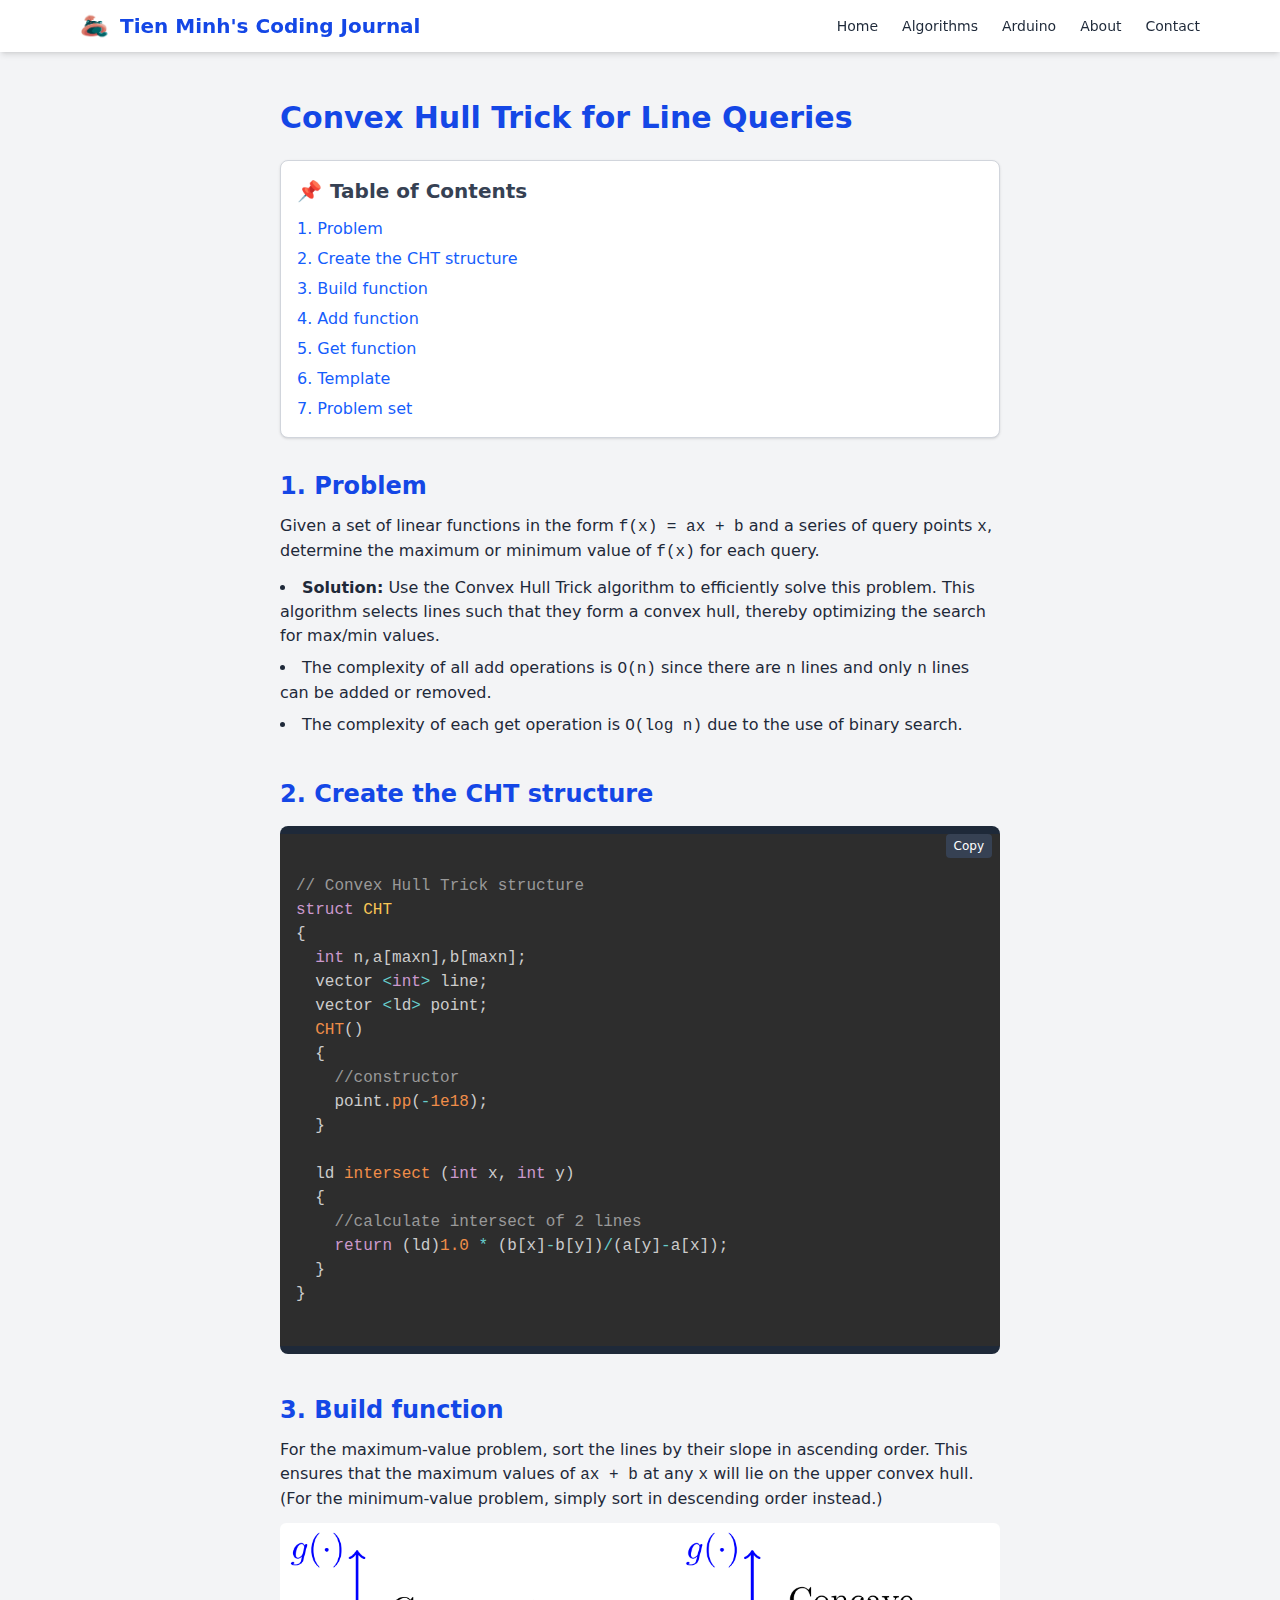
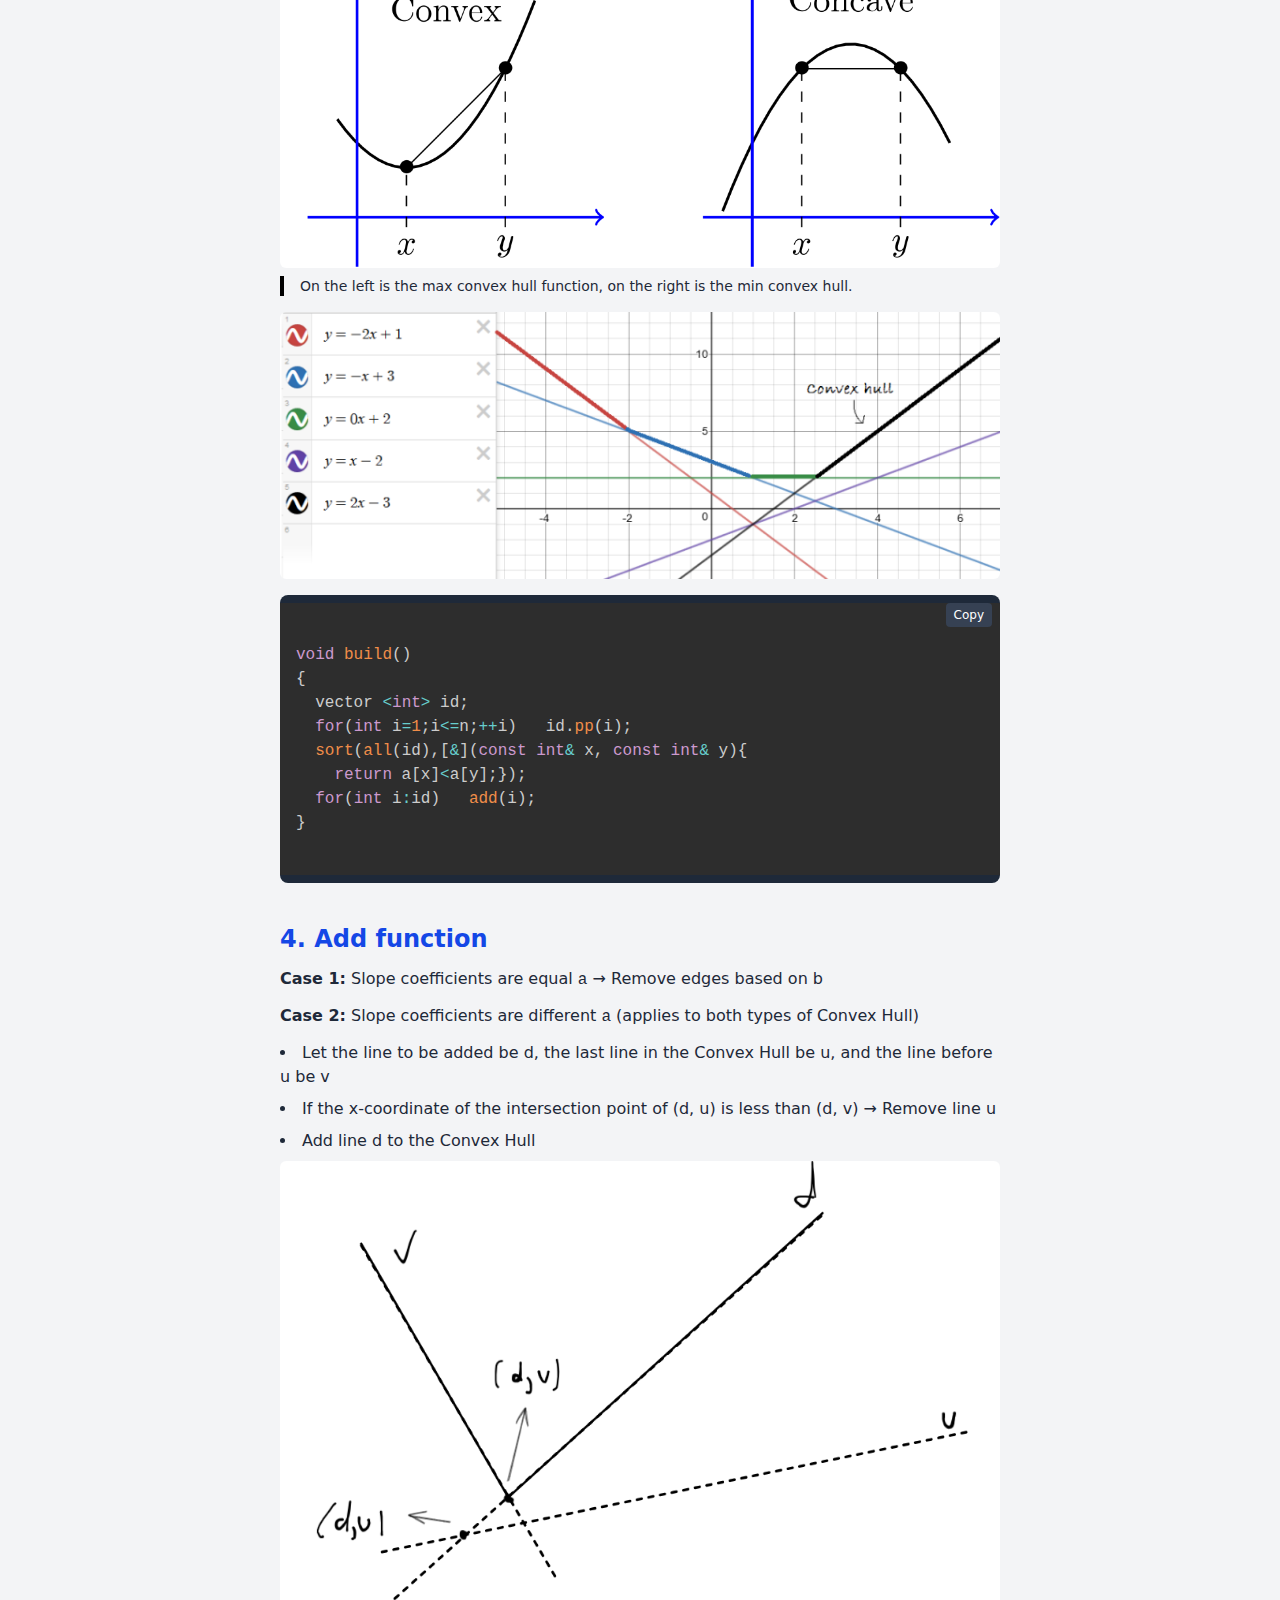
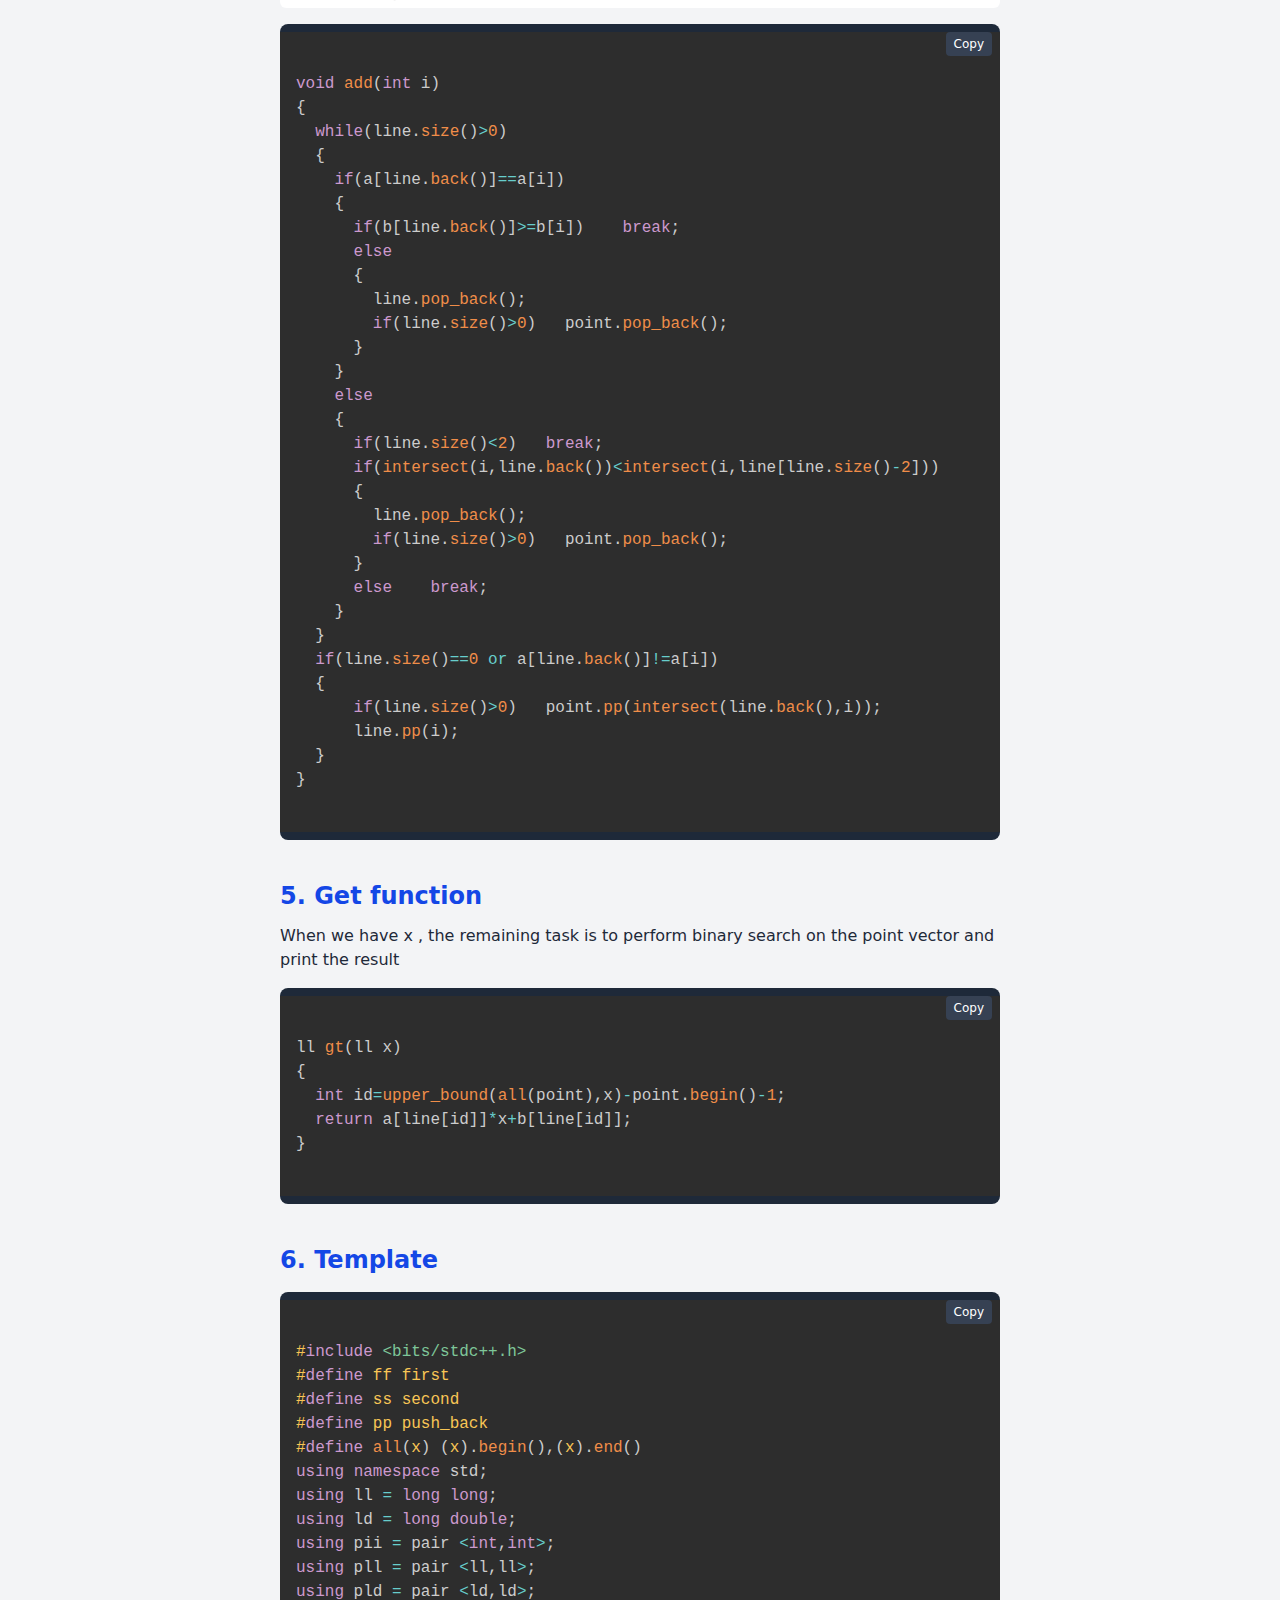
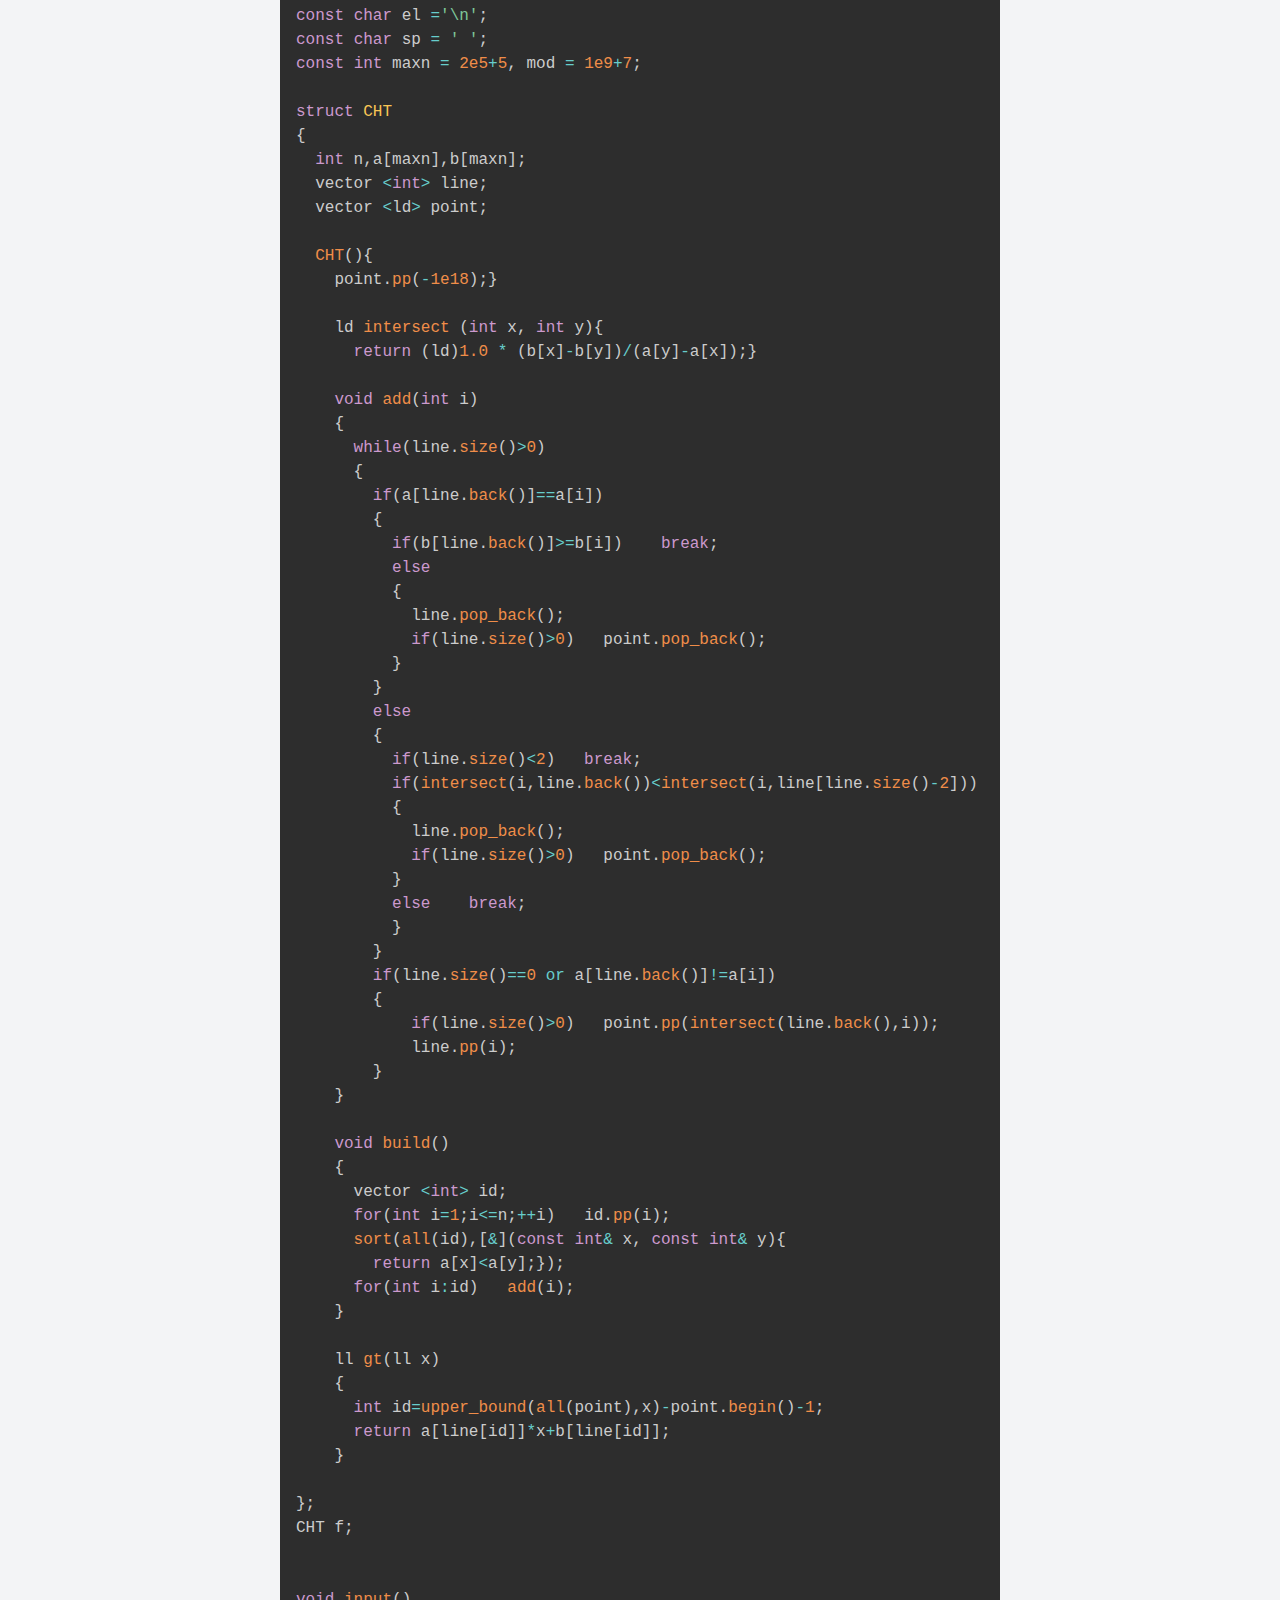
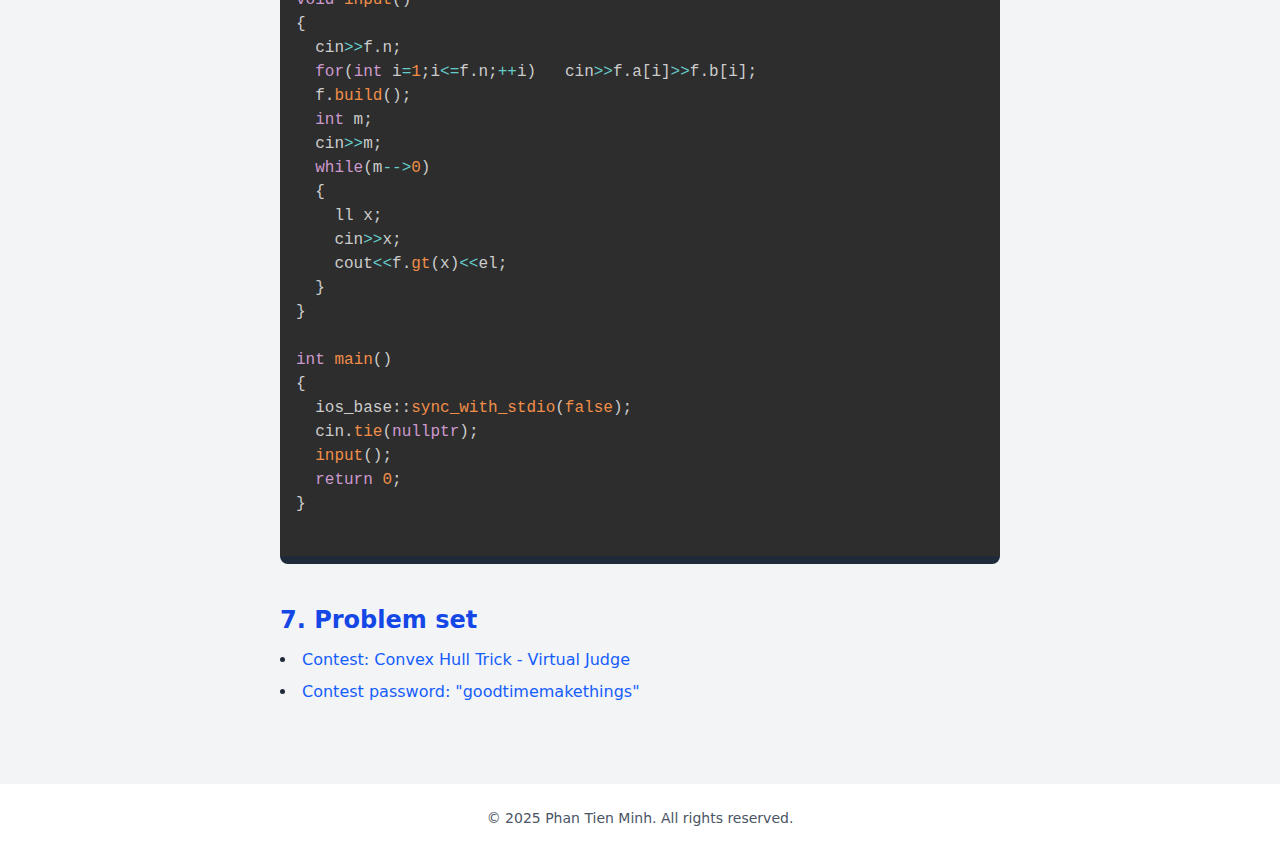
<file: algo/cht/cht.html>
<!DOCTYPE html>
<html lang="en">
<head>
  <link rel="icon" type="image/png" href="../../style/ava.png" />
  <link rel="canonical" href="https://mimicoder.site/algo/cht/cht.html" />
  <meta charset="UTF-8" />
  <title>Convex Hull Trick | Tien Minh's Coding Journal</title>
  <meta name="viewport" content="width=device-width, initial-scale=1.0" />
  <meta name="description" content="Learn how the Convex Hull Trick optimizes queries over a set of linear functions. This article explains the algorithm's idea, implementation, and use cases in competitive programming, with clean code snippets and visuals." />
  <meta name="robots" content="index, follow" />
  <meta name="author" content="Tien Minh" />
  <!-- <script src="https://cdn.tailwindcss.com"></script>   -->
  <link href="../../style/output.css" rel="stylesheet"></head>
   <link href="../../prism/prism.css" rel="stylesheet" />

</head>

<body class="bg-gray-100 text-gray-800 font-sans">
  <!-- Navbar -->
<nav class="bg-white shadow-md sticky top-0 z-50">
  <div class="max-w-6xl mx-auto px-4 py-3 flex justify-between items-center">
    <!-- Logo + title -->
    <div class="flex items-center space-x-3">
      <img src="../../style/ava.png" alt="Logo" class="h-7 w-7 object-contain" />
      <h1 class="text-xl font-bold text-blue-700">Tien Minh's Coding Journal</h1>
    </div>

    <!-- Desktop nav links -->
    <div class="hidden md:flex space-x-6 text-sm">
      <a href="../../index.html#home" class="hover:text-blue-700">Home</a>
      <a href="../../index.html#algorithms" class="hover:text-blue-700">Algorithms</a>
      <a href="../../index.html#arduino" class="hover:text-blue-700">Arduino</a>
      <a href="../../index.html#about" class="hover:text-blue-700">About</a>
      <a href="../../index.html#contact" class="hover:text-blue-700">Contact</a>
    </div>

    <!-- Hamburger button -->
    <div class="md:hidden">
      <button id="menu-toggle" class="text-gray-700 focus:outline-none">
        <svg class="w-6 h-6" fill="none" stroke="currentColor" stroke-width="2"
             viewBox="0 0 24 24" xmlns="http://www.w3.org/2000/svg">
          <path stroke-linecap="round" stroke-linejoin="round"
                d="M4 6h16M4 12h16M4 18h16" />
        </svg>
      </button>
    </div>
  </div>

  <!-- Mobile nav links -->
  <div id="mobile-menu" class="md:hidden hidden px-4 pb-4 space-y-2 text-sm">
    <a href="../../index.html#home" class="block text-gray-700 hover:text-blue-700">Home</a>
    <a href="../../index.html#algorithms" class="block text-gray-700 hover:text-blue-700">Algorithms</a>
    <a href="../../index.html#arduino" class="block text-gray-700 hover:text-blue-700">Arduino</a>
    <a href="../../index.html#about" class="block text-gray-700 hover:text-blue-700">About</a>
    <a href="../../index.html#contact" class="block text-gray-700 hover:text-blue-700">Contact</a>
  </div>
</nav>

<!-- ############################################################################################################################ -->
  <!-- Blog content -->
  <section class="max-w-3xl mx-auto mt-12 px-6">
    <h2 class="text-3xl font-bold text-blue-700 mb-6">Convex Hull Trick for Line Queries</h2>

    <!-- Table of Contents -->
    <div class="border border-gray-300 rounded-lg bg-white shadow-sm p-4 mb-8">
      <h2 class="text-xl font-semibold flex items-center text-gray-700 mb-3">
        📌 <span class="ml-2">Table of Contents</span>
      </h2>
      <ul class="list-decimal list-inside space-y-1.5 text-blue-600 font-medium">
        <li><a href="#problem" class="hover:underline">Problem</a></li>
        <li><a href="#structure" class="hover:underline">Create the CHT structure</a></li>
        <li><a href="#build" class="hover:underline">Build function</a></li>
        <li><a href="#add" class="hover:underline">Add function</a></li>
        <li><a href="#get" class="hover:underline">Get function</a></li>
        <li><a href="#template" class="hover:underline">Template</a></li>
        <li><a href="#problems" class="hover:underline">Problem set</a></li>
      </ul>
    </div>  

    <!-- Section 1 -->
    <section id="problem" class="mb-10">
      <h2 class="text-2xl font-semibold text-blue-700 mb-3">1. Problem</h2>
      <p class="mb-3">
        Given a set of linear functions in the form <code>f(x) = ax + b</code> and a series of query points <code>x</code>, determine the maximum or minimum value of <code>f(x)</code> for each query.
      </p>
      <ul class="list-disc list-inside space-y-2 mb-2">
        <li>
          <strong>Solution:</strong> Use the Convex Hull Trick algorithm to efficiently solve this problem. This algorithm selects lines such that they form a convex hull, thereby optimizing the search for max/min values.
        </li>
        <li>
          The complexity of all add operations is <code>O(n)</code> since there are <code>n</code> lines and only <code>n</code> lines can be added or removed.
        </li>
        <li>
          The complexity of each get operation is <code>O(log n)</code> due to the use of binary search.
        </li>
      </ul>
    </section>

    <!-- Section 2 -->   
    <section id="structure" class="mb-10">
      <h2 class="text-2xl font-semibold text-blue-700 mb-3">2. Create the CHT structure</h2>
      <div class="relative bg-gray-800 text-white rounded-lg overflow-hidden my-4">
        <button class="absolute top-2 right-2 text-xs px-2 py-1 bg-gray-700 hover:bg-gray-600 text-white rounded copy-btn">
          Copy
        </button>
        <pre class="language-cpp"><code class="language-cpp">
// Convex Hull Trick structure
struct CHT
{
  int n,a[maxn],b[maxn];
  vector &lt;int&gt; line;
  vector &lt;ld&gt; point;
  CHT()
  {
	//constructor
    point.pp(-1e18);
  }

  ld intersect (int x, int y)
  {
    //calculate intersect of 2 lines
    return (ld)1.0 * (b[x]-b[y])/(a[y]-a[x]);
  }
}
        </code></pre>
      </div>
    </section>

    <!-- Section 3 -->
    <section id="build" class="mb-10">
      <h2 class="text-2xl font-semibold text-blue-700 mb-3">3. Build function</h2>
      <p class="mb-3">
              For the maximum-value problem, sort the lines by their slope in ascending order. This ensures that the maximum values of <code>ax + b</code> at any <code>x</code> will lie on the upper convex hull.
              (For the minimum-value problem, simply sort in descending order instead.)
      </p>  
      <img src="1.png" alt="Convex vs Concave"class="rounded-md mb-2">

      <div class="border-l-4 border-black pl-4 text-sm text-gray-800 mb-4">
        On the left is the max convex hull function, on the right is the min convex hull.
      </div>
      <img src="2.png" alt="Convex vs Concave"class="rounded-md mb-2">
      <div class="relative bg-gray-800 text-white rounded-lg overflow-hidden my-4">
        <button class="absolute top-2 right-2 text-xs px-2 py-1 bg-gray-700 hover:bg-gray-600 text-white rounded copy-btn">
          Copy
        </button>
        <pre class="language-cpp"><code class="language-cpp">
void build()
{
  vector &lt;int&gt; id;
  for(int i=1;i&lt;=n;++i)   id.pp(i);
  sort(all(id),[&](const int& x, const int& y){
    return a[x]&lt;a[y];});
  for(int i:id)   add(i);
}
        </code></pre>
      </div>
    </section>
            
     <!-- Section 4 -->
    <section id="add" class="mb-10">
      <h2 class="text-2xl font-semibold text-blue-700 mb-3">4. Add function</h2>
      
      <p class="mb-3">
        <strong>Case 1:</strong> Slope coefficients are equal <code>a</code> → Remove edges based on b
      </p>
      <p class="mb-3">
        <strong>Case 2:</strong> Slope coefficients are different <code>a</code> (applies to both types of Convex Hull)      
      </p>
      <ul class="list-disc list-inside space-y-2 mb-2">
        <li>
          Let the line to be added be d, the last line in the Convex Hull be u, and the line before u be v
        <li>
          If the x-coordinate of the intersection point of (d, u) is less than (d, v) → Remove line u        
        </li>
        <li>
          Add line d to the Convex Hull
        </li>
      </ul>
      <img src="3.png" alt="Convex vs Concave"class="rounded-md mb-2">
      <div class="relative bg-gray-800 text-white rounded-lg overflow-hidden my-4">
        <button class="absolute top-2 right-2 text-xs px-2 py-1 bg-gray-700 hover:bg-gray-600 text-white rounded copy-btn">
          Copy
        </button>
        <pre class="language-cpp"><code class="language-cpp">
void add(int i)
{
  while(line.size()&gt;0)
  {
    if(a[line.back()]==a[i])
    {
      if(b[line.back()]&gt;=b[i])    break;
      else
      {
        line.pop_back();
        if(line.size()&gt;0)   point.pop_back();
      }
    }
    else
    {
      if(line.size()&lt;2)   break;
      if(intersect(i,line.back())&lt;intersect(i,line[line.size()-2]))
      {
        line.pop_back();
        if(line.size()&gt;0)   point.pop_back();
      }
      else    break;
    }
  }
  if(line.size()==0 or a[line.back()]!=a[i])
  {
      if(line.size()&gt;0)   point.pp(intersect(line.back(),i));
      line.pp(i);
  }
}
        </code></pre>
      </div>
    </section>

    <!-- Section 5 -->
    <section id="get" class="mb-10">
      <h2 class="text-2xl font-semibold text-blue-700 mb-3">5. Get function</h2>
      <p class="mb-3">
        When we have x , the remaining task is to perform binary search on the point vector and print the result
      </p>
      <div class="relative bg-gray-800 text-white rounded-lg overflow-hidden my-4">
        <button class="absolute top-2 right-2 text-xs px-2 py-1 bg-gray-700 hover:bg-gray-600 text-white rounded copy-btn">
          Copy
        </button>
        <pre class="language-cpp"><code class="language-cpp">
ll gt(ll x)
{
  int id=upper_bound(all(point),x)-point.begin()-1;
  return a[line[id]]*x+b[line[id]];
}
        </code></pre>
      </div>
    </section>

    <!-- Section 6 -->
    <section id="template" class="mb-10">
      <h2 class="text-2xl font-semibold text-blue-700 mb-3">6. Template</h2>
      <div class="relative bg-gray-800 text-white rounded-lg overflow-hidden my-4">
        <button class="absolute top-2 right-2 text-xs px-2 py-1 bg-gray-700 hover:bg-gray-600 text-white rounded copy-btn">
          Copy
        </button>
        <pre class="language-cpp"><code class="language-cpp">
#include &lt;bits/stdc++.h&gt;
#define ff first
#define ss second
#define pp push_back
#define all(x) (x).begin(),(x).end()
using namespace std;
using ll = long long;
using ld = long double;
using pii = pair &lt;int,int&gt;;
using pll = pair &lt;ll,ll&gt;;
using pld = pair &lt;ld,ld&gt;;
const char el ='\n';
const char sp = ' ';
const int maxn = 2e5+5, mod = 1e9+7;

struct CHT
{
  int n,a[maxn],b[maxn];
  vector &lt;int&gt; line;
  vector &lt;ld&gt; point;

  CHT(){
    point.pp(-1e18);}

    ld intersect (int x, int y){
      return (ld)1.0 * (b[x]-b[y])/(a[y]-a[x]);}

    void add(int i)
    {
      while(line.size()&gt;0)
      {
        if(a[line.back()]==a[i])
        {
          if(b[line.back()]&gt;=b[i])    break;
          else
          {
            line.pop_back();
            if(line.size()&gt;0)   point.pop_back();
          }
        }
        else
        {
          if(line.size()&lt;2)   break;
          if(intersect(i,line.back())&lt;intersect(i,line[line.size()-2]))
          {
            line.pop_back();
            if(line.size()&gt;0)   point.pop_back();
          }
          else    break;
          }
        }
        if(line.size()==0 or a[line.back()]!=a[i])
        {
            if(line.size()&gt;0)   point.pp(intersect(line.back(),i));
            line.pp(i);
        }
    }

    void build()
    {
      vector &lt;int&gt; id;
      for(int i=1;i&lt;=n;++i)   id.pp(i);
      sort(all(id),[&](const int& x, const int& y){
        return a[x]&lt;a[y];});
      for(int i:id)   add(i);
    }

    ll gt(ll x)
    {
      int id=upper_bound(all(point),x)-point.begin()-1;
      return a[line[id]]*x+b[line[id]];
    }

};
CHT f;


void input()
{
  cin&gt;&gt;f.n;
  for(int i=1;i&lt;=f.n;++i)   cin&gt;&gt;f.a[i]&gt;&gt;f.b[i];
  f.build();
  int m;
  cin&gt;&gt;m;
  while(m--&gt;0)
  {
    ll x;
    cin&gt;&gt;x;
    cout&lt;&lt;f.gt(x)&lt;&lt;el;
  }
}

int main()
{
  ios_base::sync_with_stdio(false);
  cin.tie(nullptr);
  input();
  return 0;
}
        </code></pre>
      </div>
    </section>

    <!-- Section 7 -->
    <section id="problems" class="mb-10">
      <h2 class="text-2xl font-semibold text-blue-700 mb-3">7. Problem set</h2>
      <ul class="list-disc list-inside space-y-2 mb-2">
        <li><a href="https://vjudge.net/contest/629154" class="text-blue-600 hover:underline">Contest: Convex Hull Trick - Virtual Judge</a></li>
        <li><a class="text-blue-600">Contest password: "goodtimemakethings"</a></li>
      </ul>
    </section>

  </section>
  <!-- ############################################################################################################################ -->
  <!-- Footer -->
  <footer class="mt-20 bg-white text-center py-6 text-gray-600 text-sm">
    © 2025 Phan Tien Minh. All rights reserved.
  </footer>

<!-- Responsive navbar   -->
<script>
  const toggleBtn = document.getElementById("menu-toggle");
  const mobileMenu = document.getElementById("mobile-menu");

  toggleBtn.addEventListener("click", () => {
    mobileMenu.classList.toggle("hidden");
  });
</script>
<script src="../../prism/prism.js"></script>
<script>
  document.querySelectorAll('.copy-btn').forEach(btn => {
    btn.addEventListener('click', () => {
      const code = btn.nextElementSibling.querySelector('code').innerText;

      navigator.clipboard.writeText(code).then(() => {
        btn.textContent = 'Copied!';
        setTimeout(() => {
          btn.textContent = 'Copy';
        }, 1500);
      }).catch(err => {
        console.error('Failed to copy: ', err);
      });
    });
  });
</script>
</body>
</html>
</file>
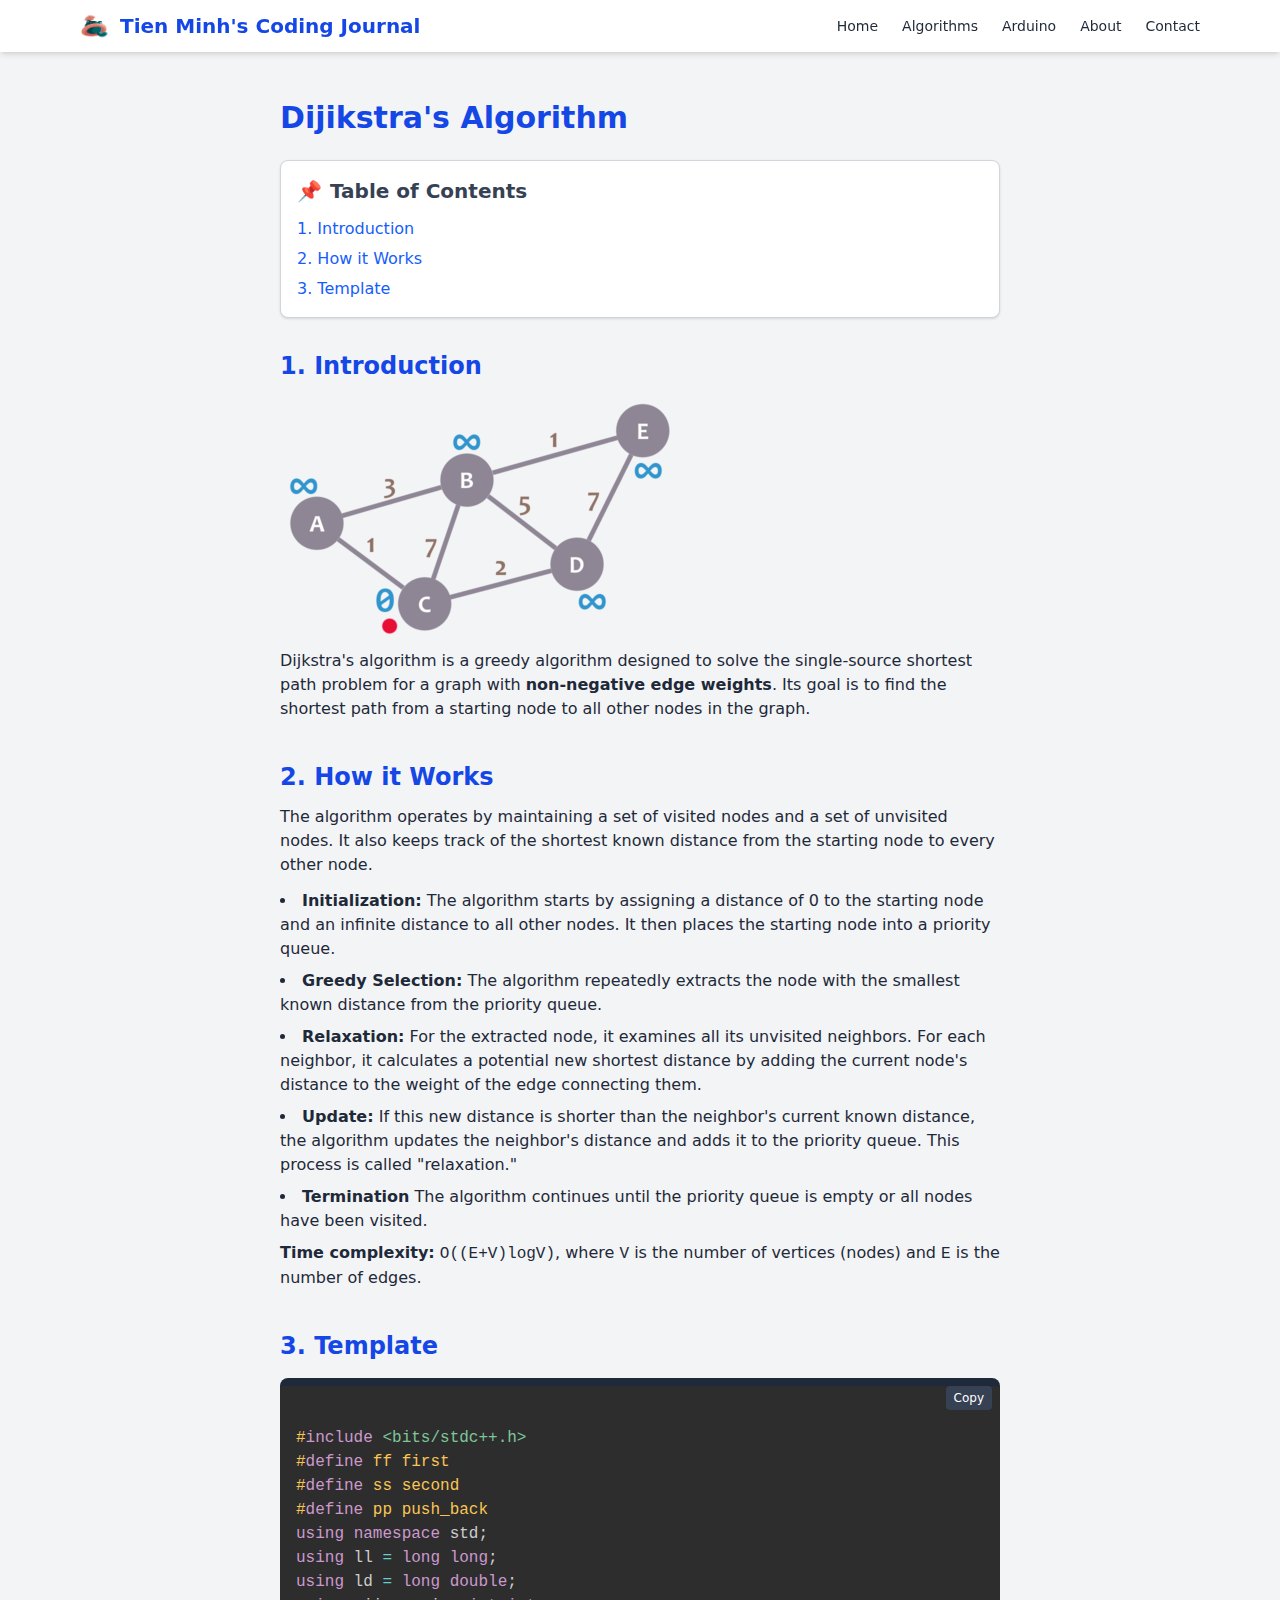
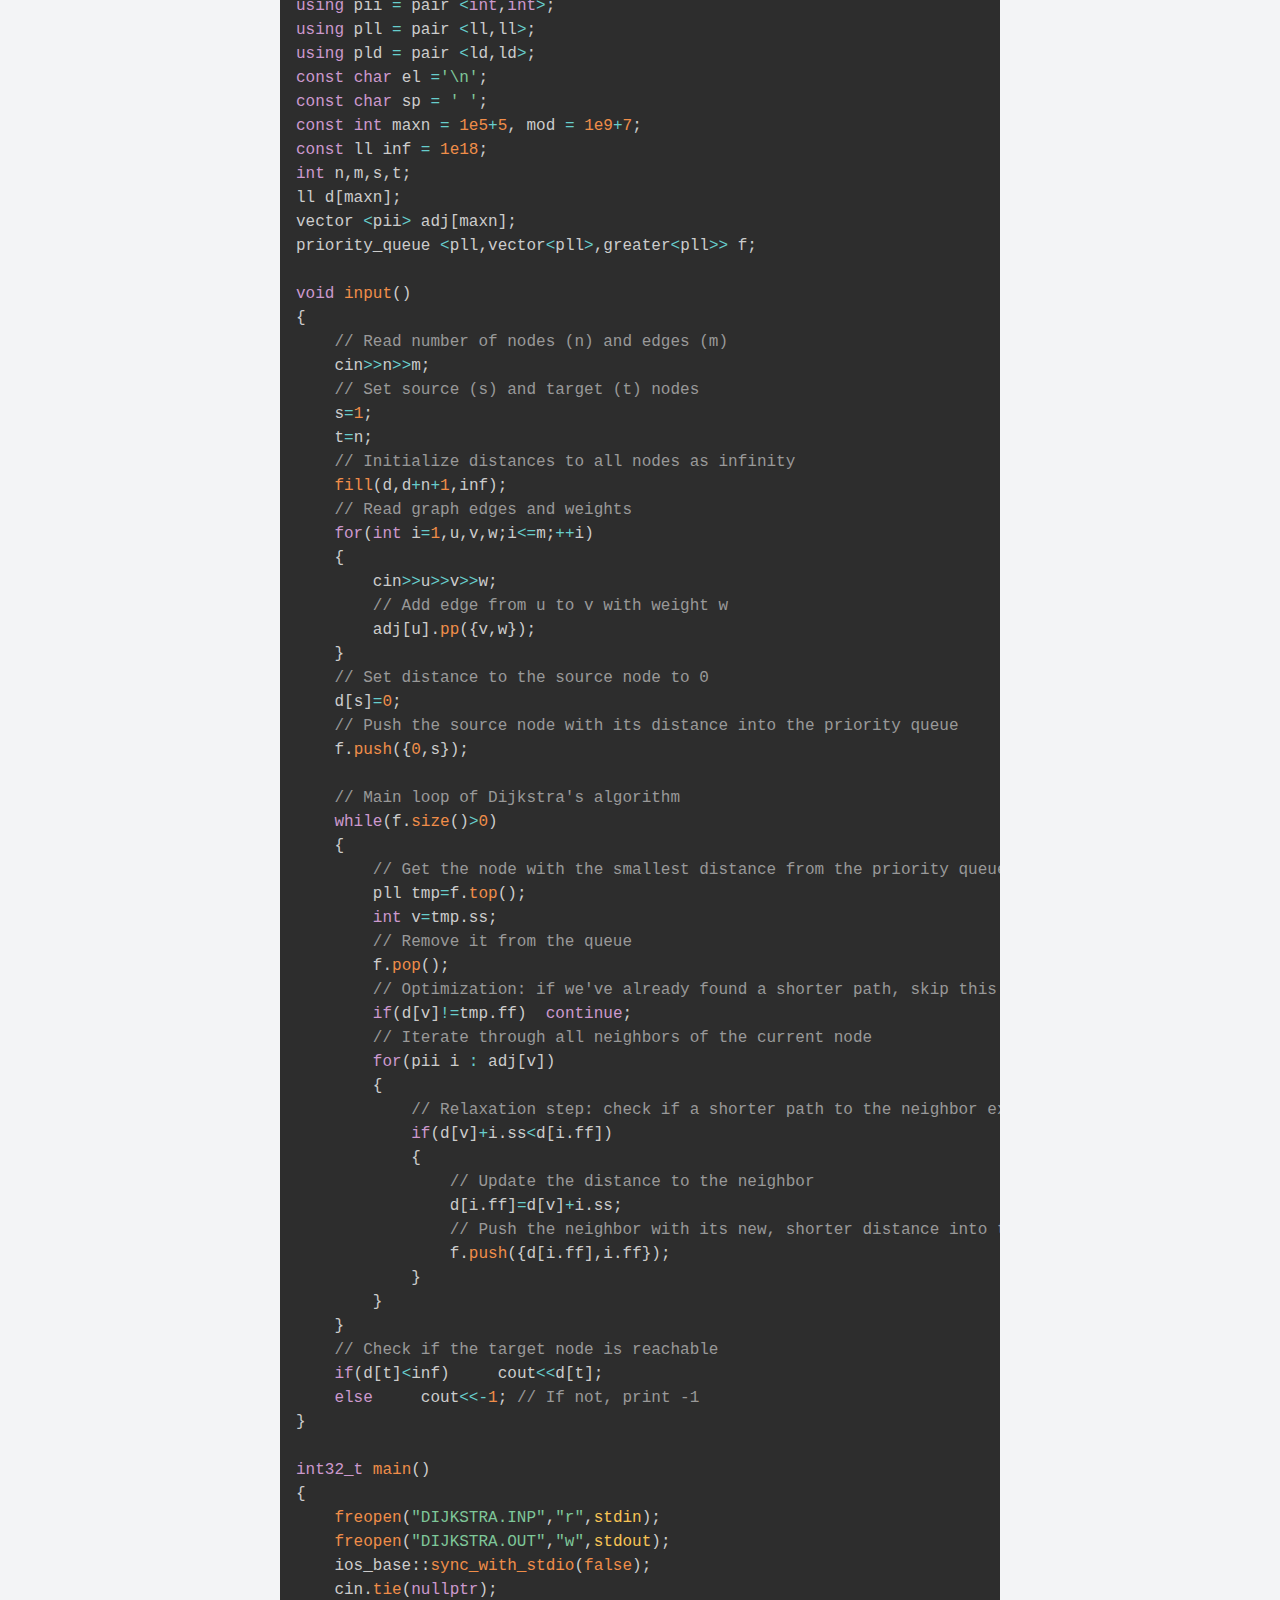
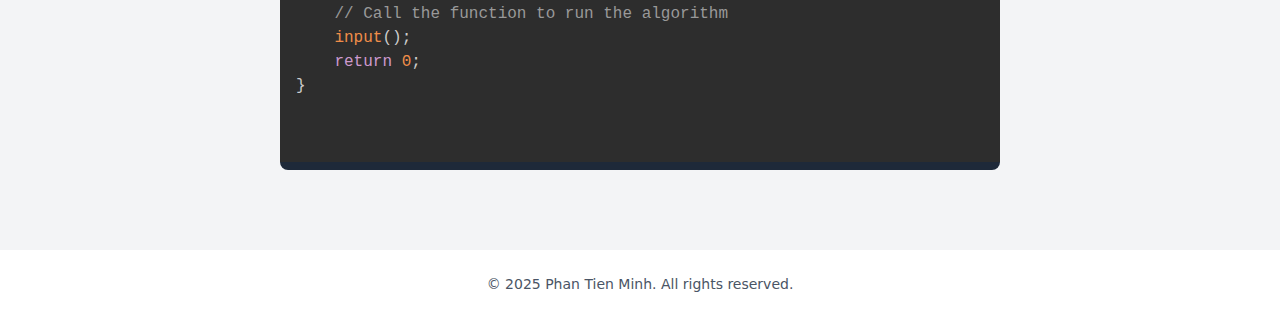
<file: algo/dij/dij.html>
<!DOCTYPE html>
<html lang="en">
<head>
  <link rel="icon" type="image/png" href="../../style/ava.png" />
  <link rel="canonical" href="https://mimicoder.site/algo/dij/dij.html" />
  <meta charset="UTF-8" />
  <title>Dijikstra's Algorithm | Tien Minh's Coding Journal</title>
  <meta name="viewport" content="width=device-width, initial-scale=1.0" />
  <meta name="description" content="Lean a classic graph search algorithm used to find the shortest paths between nodes in a weighted graph." />
  <meta name="robots" content="index, follow" />
  <meta name="author" content="Tien Minh" />
  <!-- <script src="https://cdn.tailwindcss.com"></script>   -->
  <link href="../../style/output.css" rel="stylesheet"></head>
   <link href="../../prism/prism.css" rel="stylesheet" />

</head>

<body class="bg-gray-100 text-gray-800 font-sans">
  <!-- Navbar -->
<nav class="bg-white shadow-md sticky top-0 z-50">
  <div class="max-w-6xl mx-auto px-4 py-3 flex justify-between items-center">
    <!-- Logo + title -->
    <div class="flex items-center space-x-3">
      <img src="../../style/ava.png" alt="Logo" class="h-7 w-7 object-contain" />
      <h1 class="text-xl font-bold text-blue-700">Tien Minh's Coding Journal</h1>
    </div>

    <!-- Desktop nav links -->
    <div class="hidden md:flex space-x-6 text-sm">
      <a href="../../index.html#home" class="hover:text-blue-700">Home</a>
      <a href="../../index.html#algorithms" class="hover:text-blue-700">Algorithms</a>
      <a href="../../index.html#arduino" class="hover:text-blue-700">Arduino</a>
      <a href="../../index.html#about" class="hover:text-blue-700">About</a>
      <a href="../../index.html#contact" class="hover:text-blue-700">Contact</a>
    </div>

    <!-- Hamburger button -->
    <div class="md:hidden">
      <button id="menu-toggle" class="text-gray-700 focus:outline-none">
        <svg class="w-6 h-6" fill="none" stroke="currentColor" stroke-width="2"
             viewBox="0 0 24 24" xmlns="http://www.w3.org/2000/svg">
          <path stroke-linecap="round" stroke-linejoin="round"
                d="M4 6h16M4 12h16M4 18h16" />
        </svg>
      </button>
    </div>
  </div>

  <!-- Mobile nav links -->
  <div id="mobile-menu" class="md:hidden hidden px-4 pb-4 space-y-2 text-sm">
    <a href="../../index.html#home" class="block text-gray-700 hover:text-blue-700">Home</a>
    <a href="../../index.html#algorithms" class="block text-gray-700 hover:text-blue-700">Algorithms</a>
    <a href="../../index.html#arduino" class="block text-gray-700 hover:text-blue-700">Arduino</a>
    <a href="../../index.html#about" class="block text-gray-700 hover:text-blue-700">About</a>
    <a href="../../index.html#contact" class="block text-gray-700 hover:text-blue-700">Contact</a>
  </div>
</nav>

<!-- ############################################################################################################################ -->
  <!-- Blog content -->
  <section class="max-w-3xl mx-auto mt-12 px-6">
    <h2 class="text-3xl font-bold text-blue-700 mb-6">Dijikstra's Algorithm</h2>

    <!-- Table of Contents -->
    <div class="border border-gray-300 rounded-lg bg-white shadow-sm p-4 mb-8">
      <h2 class="text-xl font-semibold flex items-center text-gray-700 mb-3">
        📌 <span class="ml-2">Table of Contents</span>
      </h2>
      <ul class="list-decimal list-inside space-y-1.5 text-blue-600 font-medium">
        <li><a href="#intro" class="hover:underline">Introduction</a></li>
        <li><a href="#work" class="hover:underline">How it Works</a></li>
        <li><a href="#template" class="hover:underline">Template</a></li>
      </ul>
    </div>  

    <!-- Section 1 -->
    <section id="intro" class="mb-10">
      <h2 class="text-2xl font-semibold text-blue-700 mb-3">1. Introduction</h2>
      <img src="1.png" alt="Convex vs Concave"class="rounded-md mb-2">
      <p class="mb-3">
        Dijkstra's algorithm is a greedy algorithm designed to solve the single-source shortest path problem for a graph with <strong>non-negative edge weights</strong>. Its goal is to find the shortest path from a starting node to all other nodes in the graph.      </p>
        
    </section>

    <!-- Section 2 -->   
    <section id="work" class="mb-10">
      <h2 class="text-2xl font-semibold text-blue-700 mb-3">2. How it Works</h2>
      <p class="mb-3">
        The algorithm operates by maintaining a set of visited nodes and a set of unvisited nodes. It also keeps track of the shortest known distance from the starting node to every other node. </p>        
        <ul class="list-disc list-inside space-y-2 mb-2">
        <li>
            <strong>Initialization:</strong> The algorithm starts by assigning a distance of 0 to the starting node and an infinite distance to all other nodes. It then places the starting node into a priority queue.        </li>
        <li>
            <strong>Greedy Selection:</strong> The algorithm repeatedly extracts the node with the smallest known distance from the priority queue.        </li>
        <li>
            <strong>Relaxation:</strong> For the extracted node, it examines all its unvisited neighbors. For each neighbor, it calculates a potential new shortest distance by adding the current node's distance to the weight of the edge connecting them.        </li>
        <li>
            <strong>Update:</strong> If this new distance is shorter than the neighbor's current known distance, the algorithm updates the neighbor's distance and adds it to the priority queue. This process is called "relaxation."</li>
        <li>
            <strong>Termination</strong> The algorithm continues until the priority queue is empty or all nodes have been visited. </li>
      </ul>
      <p class="mb-3">
        <strong>Time complexity:</strong> <code>O((E+V)logV)</code>, where <code>V</code> is the number of vertices (nodes) and <code>E</code> is the number of edges.</p>
    </section>

    <!-- Section 3 -->
    <section id="template" class="mb-10">
      <h2 class="text-2xl font-semibold text-blue-700 mb-3">3. Template</h2>
      
      <div class="relative bg-gray-800 text-white rounded-lg overflow-hidden my-4">
        <button class="absolute top-2 right-2 text-xs px-2 py-1 bg-gray-700 hover:bg-gray-600 text-white rounded copy-btn">
          Copy
        </button>
        <pre class="language-cpp"><code class="language-cpp">
#include &lt;bits/stdc++.h&gt;
#define ff first
#define ss second
#define pp push_back
using namespace std;
using ll = long long;
using ld = long double;
using pii = pair &lt;int,int&gt;;
using pll = pair &lt;ll,ll&gt;;
using pld = pair &lt;ld,ld&gt;;
const char el ='\n';
const char sp = ' ';
const int maxn = 1e5+5, mod = 1e9+7;
const ll inf = 1e18;
int n,m,s,t;
ll d[maxn];
vector &lt;pii&gt; adj[maxn];
priority_queue &lt;pll,vector&lt;pll&gt;,greater&lt;pll&gt;&gt; f;

void input()
{
    // Read number of nodes (n) and edges (m)
    cin&gt;&gt;n&gt;&gt;m;
    // Set source (s) and target (t) nodes
    s=1;
    t=n;
    // Initialize distances to all nodes as infinity
    fill(d,d+n+1,inf);
    // Read graph edges and weights
    for(int i=1,u,v,w;i&lt;=m;++i)
    {
        cin&gt;&gt;u&gt;&gt;v&gt;&gt;w;
        // Add edge from u to v with weight w
        adj[u].pp({v,w});
    }
    // Set distance to the source node to 0
    d[s]=0;
    // Push the source node with its distance into the priority queue
    f.push({0,s});

    // Main loop of Dijkstra's algorithm
    while(f.size()&gt;0)
    {
        // Get the node with the smallest distance from the priority queue
        pll tmp=f.top();
        int v=tmp.ss;
        // Remove it from the queue
        f.pop();
        // Optimization: if we've already found a shorter path, skip this node
        if(d[v]!=tmp.ff)  continue;
        // Iterate through all neighbors of the current node
        for(pii i : adj[v])
        {
            // Relaxation step: check if a shorter path to the neighbor exists
            if(d[v]+i.ss&lt;d[i.ff])
            {
                // Update the distance to the neighbor
                d[i.ff]=d[v]+i.ss;
                // Push the neighbor with its new, shorter distance into the queue
                f.push({d[i.ff],i.ff});
            }
        }
    }
    // Check if the target node is reachable
    if(d[t]&lt;inf)     cout&lt;&lt;d[t];
    else     cout&lt;&lt;-1; // If not, print -1
}

int32_t main()
{
    freopen("DIJKSTRA.INP","r",stdin);
    freopen("DIJKSTRA.OUT","w",stdout);
    ios_base::sync_with_stdio(false);
    cin.tie(nullptr);
    // Call the function to run the algorithm
    input();
    return 0;
}

        </code></pre>
      </div>
    </section>
            
  </section>
  <!-- ############################################################################################################################ -->
  <!-- Footer -->
  <footer class="mt-20 bg-white text-center py-6 text-gray-600 text-sm">
    © 2025 Phan Tien Minh. All rights reserved.
  </footer>

<!-- Responsive navbar   -->
<script>
  const toggleBtn = document.getElementById("menu-toggle");
  const mobileMenu = document.getElementById("mobile-menu");

  toggleBtn.addEventListener("click", () => {
    mobileMenu.classList.toggle("hidden");
  });
</script>
<script src="../../prism/prism.js"></script>
<script>
  document.querySelectorAll('.copy-btn').forEach(btn => {
    btn.addEventListener('click', () => {
      const code = btn.nextElementSibling.querySelector('code').innerText;

      navigator.clipboard.writeText(code).then(() => {
        btn.textContent = 'Copied!';
        setTimeout(() => {
          btn.textContent = 'Copy';
        }, 1500);
      }).catch(err => {
        console.error('Failed to copy: ', err);
      });
    });
  });
</script>
</body>
</html>
</file>
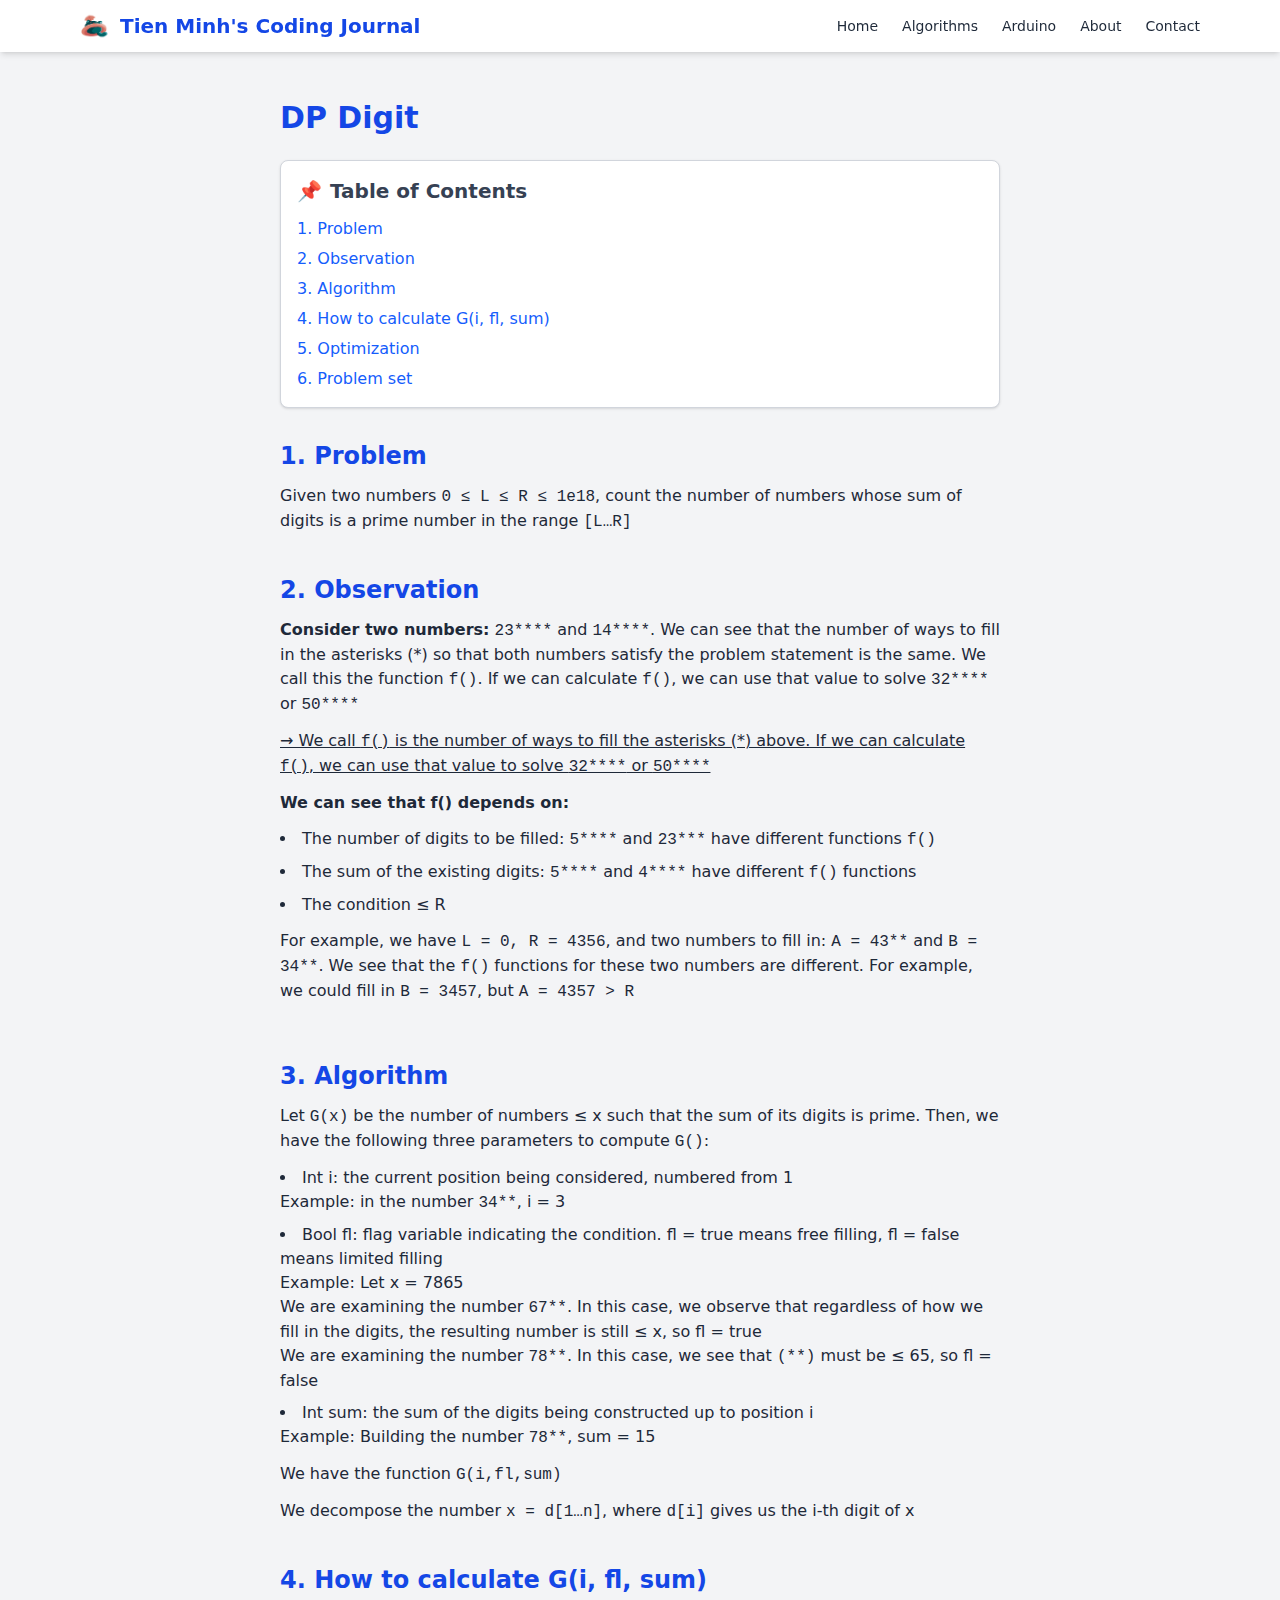
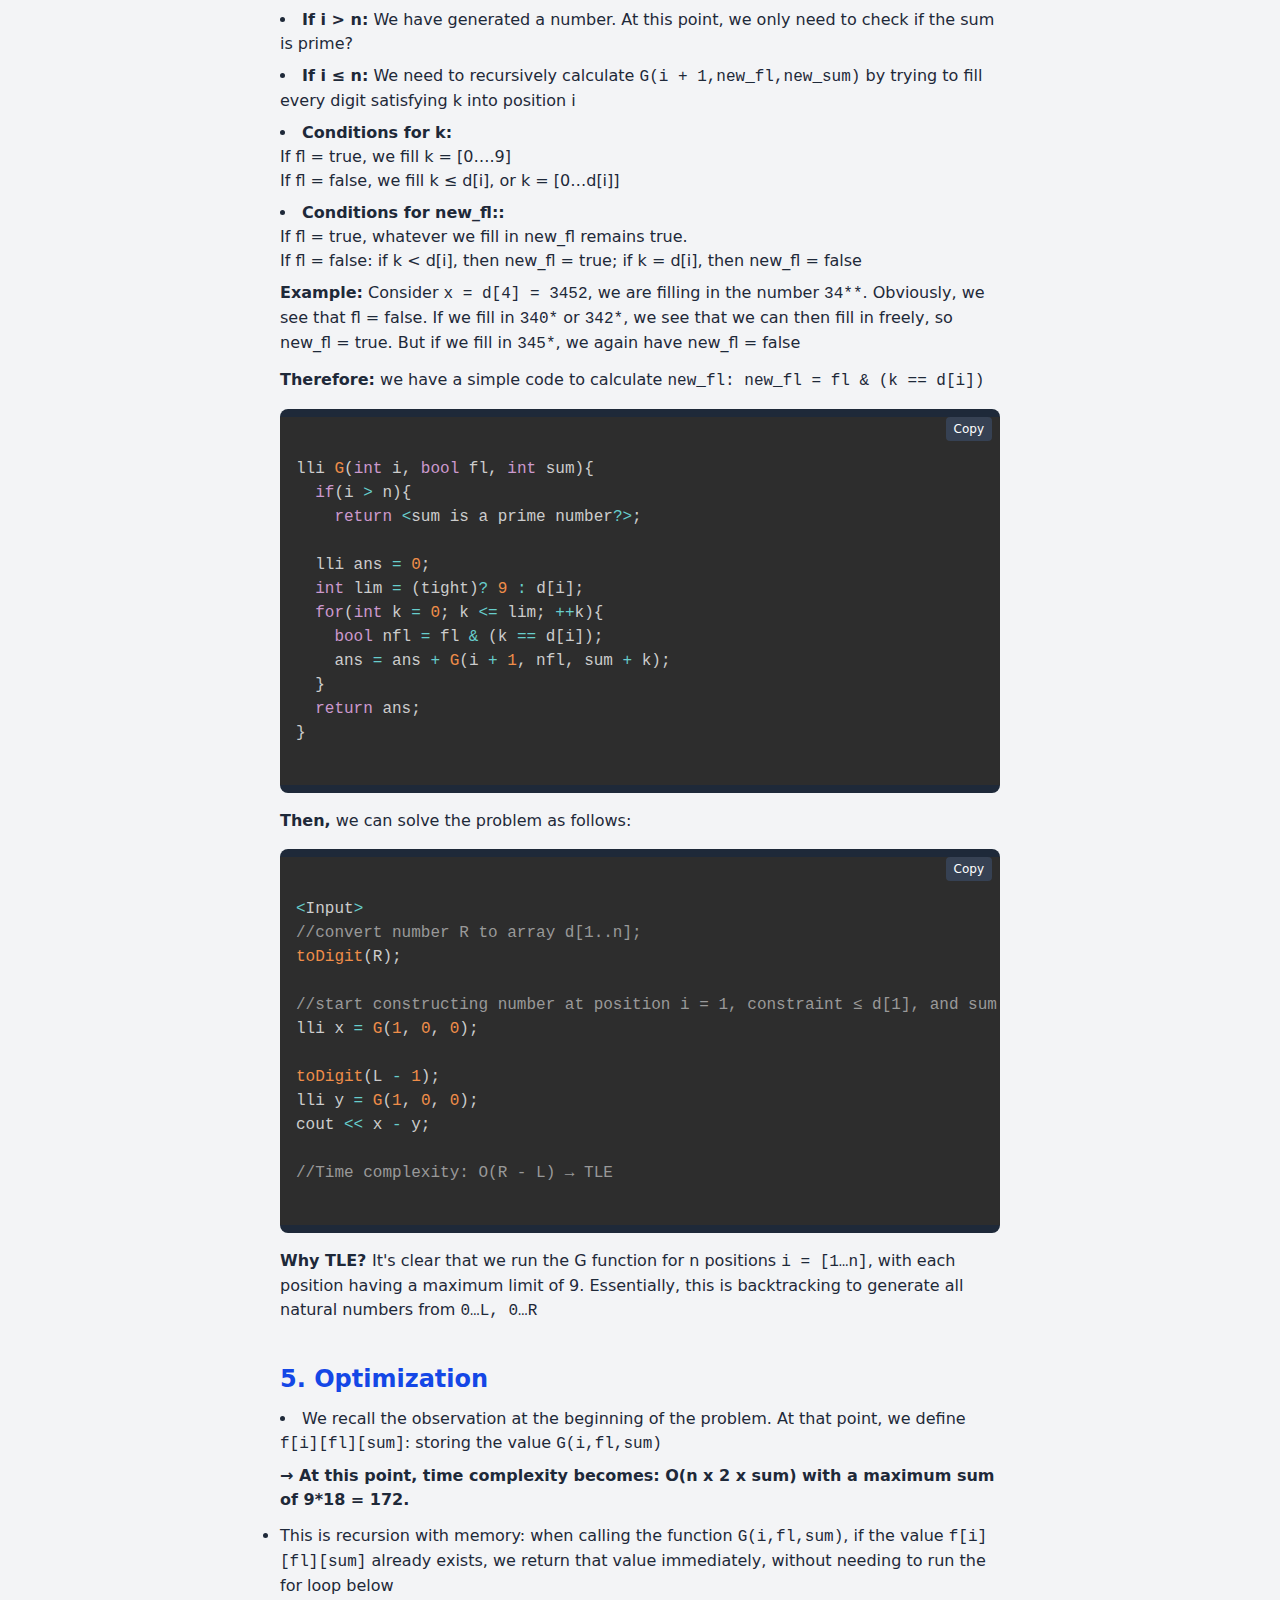
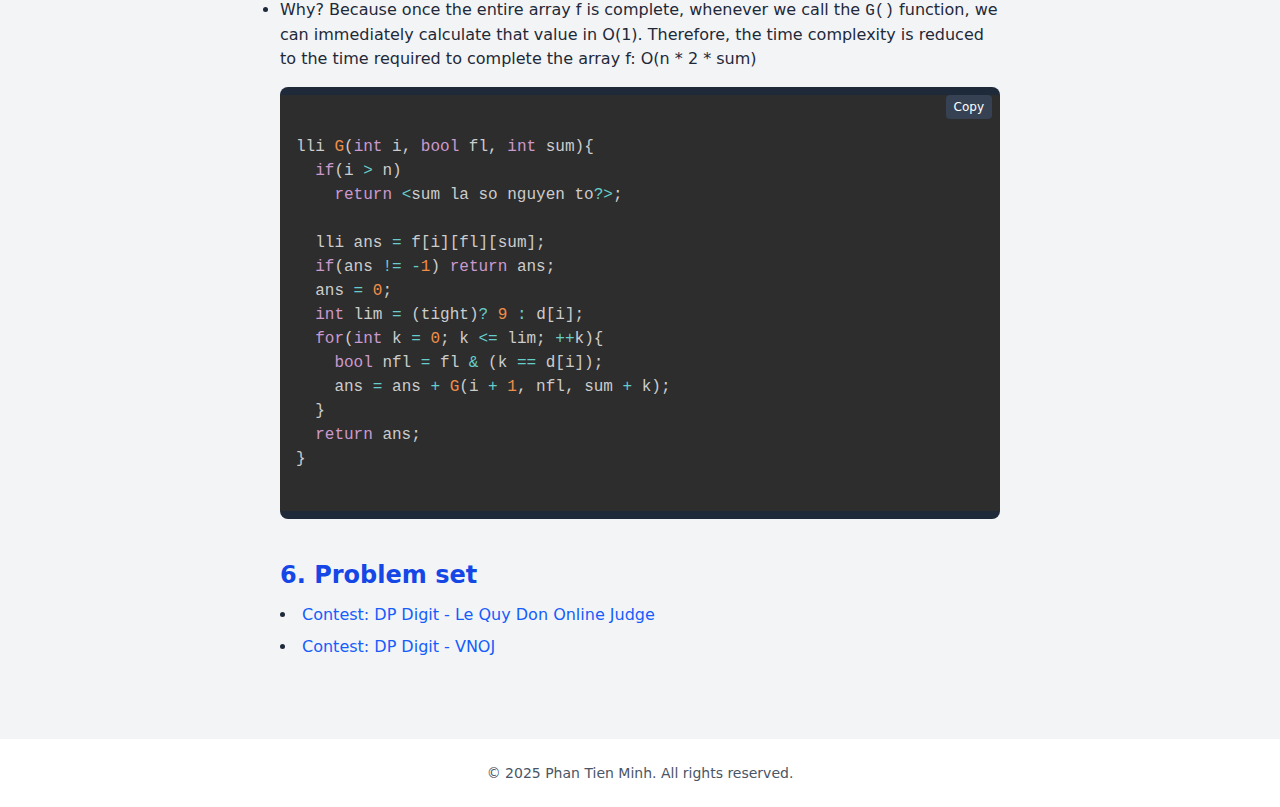
<file: algo/dpdigit/dpdigit.html>
<!DOCTYPE html>
<html lang="en">
<head>
  <link rel="icon" type="image/png" href="../../style/ava.png" />
  <link rel="canonical" href="https://mimicoder.site/algo/dpdigit/dpdigit.html" />
  <meta charset="UTF-8" />
  <title>DP Digit | Tien Minh's Coding Journal</title>
  <meta name="viewport" content="width=device-width, initial-scale=1.0" />
  <meta name="description" content="A technique used to solve problems that involve counting the number of integers in a range that satisfy a certain property." />
  <meta name="robots" content="index, follow" />
  <meta name="author" content="Tien Minh" />
  <!-- <script src="https://cdn.tailwindcss.com"></script>   -->
  <link href="../../style/output.css" rel="stylesheet"></head>
   <link href="../../prism/prism.css" rel="stylesheet" />

</head>

<body class="bg-gray-100 text-gray-800 font-sans">
  <!-- Navbar -->
<nav class="bg-white shadow-md sticky top-0 z-50">
  <div class="max-w-6xl mx-auto px-4 py-3 flex justify-between items-center">
    <!-- Logo + title -->
    <div class="flex items-center space-x-3">
      <img src="../../style/ava.png" alt="Logo" class="h-7 w-7 object-contain" />
      <h1 class="text-xl font-bold text-blue-700">Tien Minh's Coding Journal</h1>
    </div>

    <!-- Desktop nav links -->
    <div class="hidden md:flex space-x-6 text-sm">
      <a href="../../index.html#home" class="hover:text-blue-700">Home</a>
      <a href="../../index.html#algorithms" class="hover:text-blue-700">Algorithms</a>
      <a href="../../index.html#arduino" class="hover:text-blue-700">Arduino</a>
      <a href="../../index.html#about" class="hover:text-blue-700">About</a>
      <a href="../../index.html#contact" class="hover:text-blue-700">Contact</a>
    </div>

    <!-- Hamburger button -->
    <div class="md:hidden">
      <button id="menu-toggle" class="text-gray-700 focus:outline-none">
        <svg class="w-6 h-6" fill="none" stroke="currentColor" stroke-width="2"
             viewBox="0 0 24 24" xmlns="http://www.w3.org/2000/svg">
          <path stroke-linecap="round" stroke-linejoin="round"
                d="M4 6h16M4 12h16M4 18h16" />
        </svg>
      </button>
    </div>
  </div>

  <!-- Mobile nav links -->
  <div id="mobile-menu" class="md:hidden hidden px-4 pb-4 space-y-2 text-sm">
    <a href="../../index.html#home" class="block text-gray-700 hover:text-blue-700">Home</a>
    <a href="../../index.html#algorithms" class="block text-gray-700 hover:text-blue-700">Algorithms</a>
    <a href="../../index.html#arduino" class="block text-gray-700 hover:text-blue-700">Arduino</a>
    <a href="../../index.html#about" class="block text-gray-700 hover:text-blue-700">About</a>
    <a href="../../index.html#contact" class="block text-gray-700 hover:text-blue-700">Contact</a>
  </div>
</nav>

<!-- ############################################################################################################################ -->
  <!-- Blog content -->
  <section class="max-w-3xl mx-auto mt-12 px-6">
    <h2 class="text-3xl font-bold text-blue-700 mb-6">DP Digit</h2>

    <!-- Table of Contents -->
    <div class="border border-gray-300 rounded-lg bg-white shadow-sm p-4 mb-8">
      <h2 class="text-xl font-semibold flex items-center text-gray-700 mb-3">
        📌 <span class="ml-2">Table of Contents</span>
      </h2>
      <ul class="list-decimal list-inside space-y-1.5 text-blue-600 font-medium">
        <li><a href="#problem" class="hover:underline">Problem</a></li>        
        <li><a href="#observe" class="hover:underline">Observation</a></li>
        <li><a href="#algo" class="hover:underline">Algorithm</a></li>
        <li><a href="#build" class="hover:underline">How to calculate G(i, fl, sum)</a></li>
        <li><a href="#get" class="hover:underline">Optimization</a></li>
        <li><a href="#problems" class="hover:underline">Problem set</a></li>
      </ul>
    </div>  

    <!-- Section 1 -->
    <section id="problem" class="mb-10">
      <h2 class="text-2xl font-semibold text-blue-700 mb-3">1. Problem</h2>
      <p class="mb-3">
        Given two numbers <code>0 ≤ L ≤ R ≤ 1e18</code>, count the number of numbers whose sum of digits is a prime number in the range <code>[L…R]</code>      </p>
 
    </section>

    <!-- Section 2 -->   
    <section id="observe" class="mb-10">
      <h2 class="text-2xl font-semibold text-blue-700 mb-3">2. Observation</h2>
        <p class="mb-3">
            <strong>Consider two numbers:</strong> <code>23****</code> and <code>14****</code>. We can see that the number of ways to fill in the asterisks (*) so that both numbers satisfy the problem statement is the same. We call this the function <code>f()</code>. If we can calculate <code>f()</code>, we can use that value to solve <code>32****</code> or <code>50****</code> </p> 
        <p class="mb-3">
            <u>→ We call <code>f()</code> is the number of ways to fill the asterisks (*) above. If we can calculate <code>f()</code>, we can use that value to solve <code>32****</code> or <code>50****</code></u> </p> 
        <p class="mb-3">
            <strong>We can see that f() depends on:</strong> </p>
        <ul class="list-disc list-inside space-y-2 mb-3">
        <li>
            The number of digits to be filled: <code>5****</code> and <code>23***</code> have different functions <code>f()</code>       </li>
        <li>
            The sum of the existing digits: <code>5****</code> and <code>4****</code> have different <code>f()</code> functions        </li>
        <li>
          The condition ≤ R          
        </li>
            
        </ul>
       <p class="mb-3">
            For example, we have <code>L = 0, R = 4356</code>, and two numbers to fill in: <code>A = 43**</code> and <code>B = 34**</code>. We see that the <code>f()</code> functions for these two numbers are different. For example, we could fill in <code>B = 3457</code>, but <code>A = 4357 &gt; R</code> </p>      <div class="relative bg-gray-800 text-white rounded-lg overflow-hidden my-4">
       
    </section>

    <!-- Section 3 -->
    <section id="algo" class="mb-10">
      <h2 class="text-2xl font-semibold text-blue-700 mb-3">3. Algorithm</h2>

      <p class="mb-3">
        Let <code>G(x)</code> be the number of numbers ≤ x such that the sum of its digits is prime. Then, we have the following three parameters to compute <code>G()</code>:   
      </p>  
      <ul class="list-disc list-inside space-y-2 mb-3">

        <li>Int i: the current position being considered, numbered from 1
          <ol class="list-[square] list-inside ml-8">
            <li>Example: in the number <code>34**</code>, i = 3</li>
          </ol>
        </li>

        <li>Bool fl: flag variable indicating the condition. fl = true means free filling, fl = false means limited filling
          <ol class="list-[square] list-inside ml-8">
            <li>Example: Let x = 7865</li>
            <li>We are examining the number <code>67**</code>. In this case, we observe that regardless of how we fill in the digits, the resulting number is still ≤ x, so fl = true  </li>
            <li>We are examining the number <code>78**</code>. In this case, we see that <code>(**)</code> must be ≤ 65, so fl = false</li>
          </ol>
        </li>
        
        <li>Int sum: the sum of the digits being constructed up to position i 
          <ol class="list-[square] list-inside ml-8">
            <li>Example: Building the number <code>78**</code>, sum = 15</li>
          </ol>
        </li>
      </ul>
      <p class="mb-3">
        We have the function <code>G(i,fl,sum)</code>      </p>
      <p class="mb-3">
        We decompose the number <code>x = d[1…n]</code>, where <code>d[i]</code> gives us the i-th digit of x     </p>  
    </section>
     <!-- Section 4 -->
    <section id="build" class="mb-10">
      <h2 class="text-2xl font-semibold text-blue-700 mb-3">4. How to calculate G(i, fl, sum)</h2>
      
      
      <ul class="list-disc list-inside space-y-2 mb-2">
        <li>
          <strong>If i > n:</strong> We have generated a number. At this point, we only need to check if the sum is prime?        
        <li>
          <strong>If i ≤ n:</strong> We need to recursively calculate <code>G(i + 1,new_fl,new_sum)</code> by trying to fill every digit satisfying k into position i        
        </li>
        <li>
          <strong>Conditions for k:</strong>
          <ol class="list-[square] list-inside ml-8">
            <li>If fl = true, we fill k = [0….9]</li>
            <li>If fl = false, we fill k ≤ d[i], or k = [0…d[i]]</li>
          </ol>        
        </li>
        <li>
          <strong>Conditions for new_fl::</strong>
          <ol class="list-[square] list-inside ml-8">
            <li>If fl = true, whatever we fill in new_fl remains true.</li>
            <li>If fl = false: if k < d[i], then new_fl = true; if k = d[i], then new_fl = false</li>
          </ol>        
        </li>
      </ul>

      <p class="mb-3">
        <strong>Example:</strong> Consider <code>x = d[4] = 3452</code>, we are filling in the number <code>34**</code>. Obviously, we see that fl = false. If we fill in <code>340*</code> or <code>342*</code>, we see that we can then fill in freely, so new_fl = true. But if we fill in <code>345*</code>, we again have new_fl = false      </p>
      <p class="mb-3">
        <strong>Therefore:</strong> we have a simple code to calculate <code>new_fl: new_fl = fl & (k == d[i])</code> </p>

      <div class="relative bg-gray-800 text-white rounded-lg overflow-hidden my-4">
        <button class="absolute top-2 right-2 text-xs px-2 py-1 bg-gray-700 hover:bg-gray-600 text-white rounded copy-btn">
          Copy
        </button>
        <pre class="language-cpp"><code class="language-cpp">
lli G(int i, bool fl, int sum){
  if(i &gt; n){
    return &lt;sum is a prime number?&gt;;
  
  lli ans = 0;
  int lim = (tight)? 9 : d[i];
  for(int k = 0; k &lt;= lim; ++k){
    bool nfl = fl & (k == d[i]);
    ans = ans + G(i + 1, nfl, sum + k);
  }
  return ans; 
}
        </code></pre>
      </div>
      <p class="mb-3">
        <strong>Then,</strong> we can solve the problem as follows:</p>
      <div class="relative bg-gray-800 text-white rounded-lg overflow-hidden my-4">
        <button class="absolute top-2 right-2 text-xs px-2 py-1 bg-gray-700 hover:bg-gray-600 text-white rounded copy-btn">
          Copy
        </button>
        <pre class="language-cpp"><code class="language-cpp">
&lt;Input&gt;
//convert number R to array d[1..n];
toDigit(R);

//start constructing number at position i = 1, constraint ≤ d[1], and sum = 0
lli x = G(1, 0, 0); 

toDigit(L - 1);
lli y = G(1, 0, 0);
cout &lt;&lt; x - y;

//Time complexity: O(R - L) → TLE
        </code></pre>
      </div>
      <p class="mb-3">
        <strong>Why TLE? </strong> It's clear that we run the G function for n positions <code>i = [1…n]</code>, with each position having a maximum limit of 9. Essentially, this is backtracking to generate all natural numbers from <code>0…L, 0…R</code></p>
    </section>

    <!-- Section 5 -->
    <section id="get" class="mb-10">
      <h2 class="text-2xl font-semibold text-blue-700 mb-3">5. Optimization</h2>
      <ul class="list-disc list-inside space-y-2 mb-2">
        <li>We recall the observation at the beginning of the problem. At that point, we define <code>f[i][fl][sum]</code>: storing the value <code>G(i,fl,sum)</code></li>
      </ul>
      <p class="mb-3">
        <strong>→ At this point, time complexity becomes: O(n x 2 x sum) with a maximum sum of 9*18 = 172.      </p></strong>
      <ul class="list-disc list-inside space-y-2 mb-2"></ul>
        <li>This is recursion with memory: when calling the function <code>G(i,fl,sum)</code>, if the value <code>f[i][fl][sum]</code> already exists, we return that value immediately, without needing to run the for loop below</li>
        <li>Why? Because once the entire array f is complete, whenever we call the <code>G()</code> function, we can immediately calculate that value in O(1). Therefore, the time complexity is reduced to the time required to complete the array f: O(n * 2 * sum)</li>
      </ul>
      
      <div class="relative bg-gray-800 text-white rounded-lg overflow-hidden my-4">
        <button class="absolute top-2 right-2 text-xs px-2 py-1 bg-gray-700 hover:bg-gray-600 text-white rounded copy-btn">
          Copy
        </button>
        <pre class="language-cpp"><code class="language-cpp">
lli G(int i, bool fl, int sum){
  if(i &gt; n)
    return &lt;sum la so nguyen to?&gt;;
  
  lli ans = f[i][fl][sum];
  if(ans != -1) return ans;
  ans = 0;
  int lim = (tight)? 9 : d[i];
  for(int k = 0; k &lt;= lim; ++k){
    bool nfl = fl & (k == d[i]);
    ans = ans + G(i + 1, nfl, sum + k);
  }
  return ans; 
}
        </code></pre>
      </div>
    </section>

    <!-- Section 7 -->
    <section id="problems" class="mb-10">
      <h2 class="text-2xl font-semibold text-blue-700 mb-3">6. Problem set</h2>
      <ul class="list-disc list-inside space-y-2 mb-2">
        <li><a href="https://lqdoj.edu.vn/contest/dpdigitt" class="text-blue-600 hover:underline">Contest: DP Digit - Le Quy Don Online Judge</a></li>
        <li><a href="https://oj.vnoi.info/problems/?type=5&point_start=&point_end=&order=-user_count" class="text-blue-600 hover:underline">Contest: DP Digit - VNOJ
    </section>

  </section>
  <!-- ############################################################################################################################ -->
  <!-- Footer -->
  <footer class="mt-20 bg-white text-center py-6 text-gray-600 text-sm">
    © 2025 Phan Tien Minh. All rights reserved.
  </footer>

<!-- Responsive navbar   -->
<script>
  const toggleBtn = document.getElementById("menu-toggle");
  const mobileMenu = document.getElementById("mobile-menu");

  toggleBtn.addEventListener("click", () => {
    mobileMenu.classList.toggle("hidden");
  });
</script>
<script src="../../prism/prism.js"></script>
<script>
  document.querySelectorAll('.copy-btn').forEach(btn => {
    btn.addEventListener('click', () => {
      const code = btn.nextElementSibling.querySelector('code').innerText;

      navigator.clipboard.writeText(code).then(() => {
        btn.textContent = 'Copied!';
        setTimeout(() => {
          btn.textContent = 'Copy';
        }, 1500);
      }).catch(err => {
        console.error('Failed to copy: ', err);
      });
    });
  });
</script>
</body>
</html>
</file>
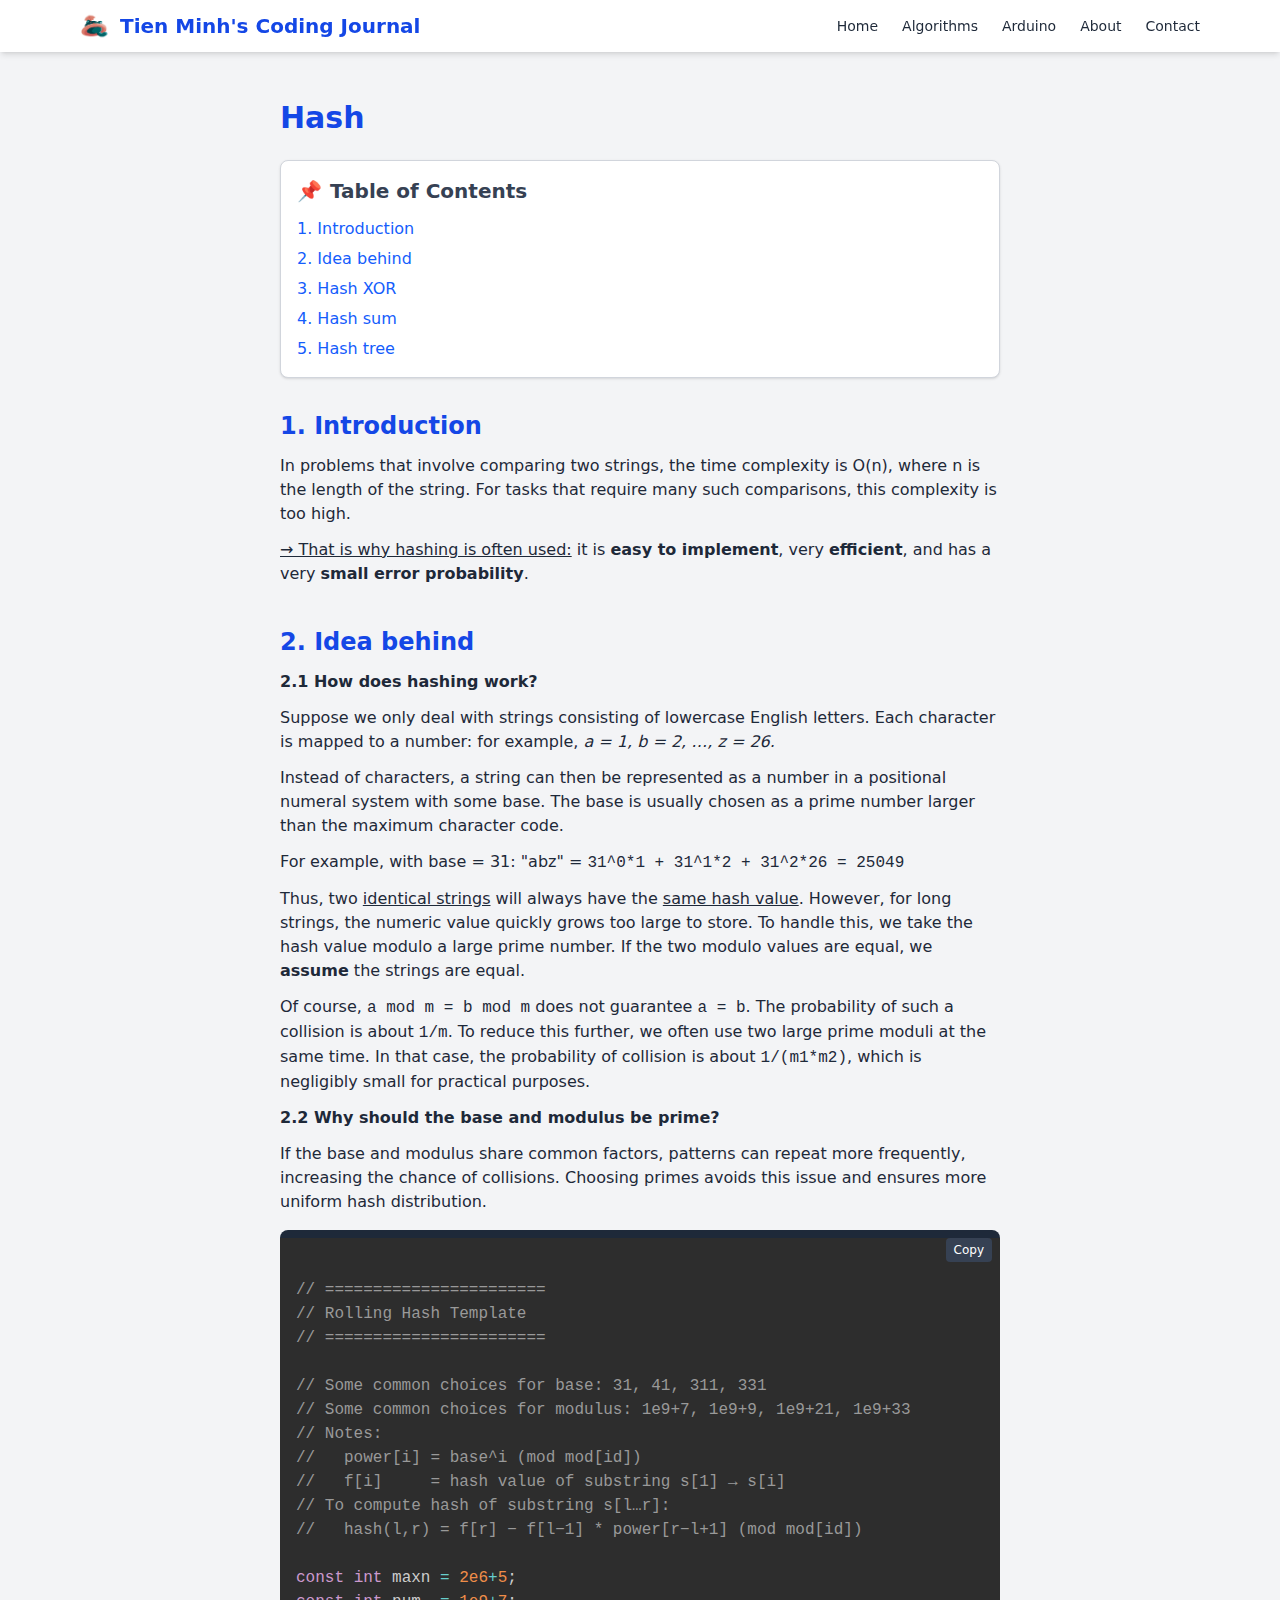
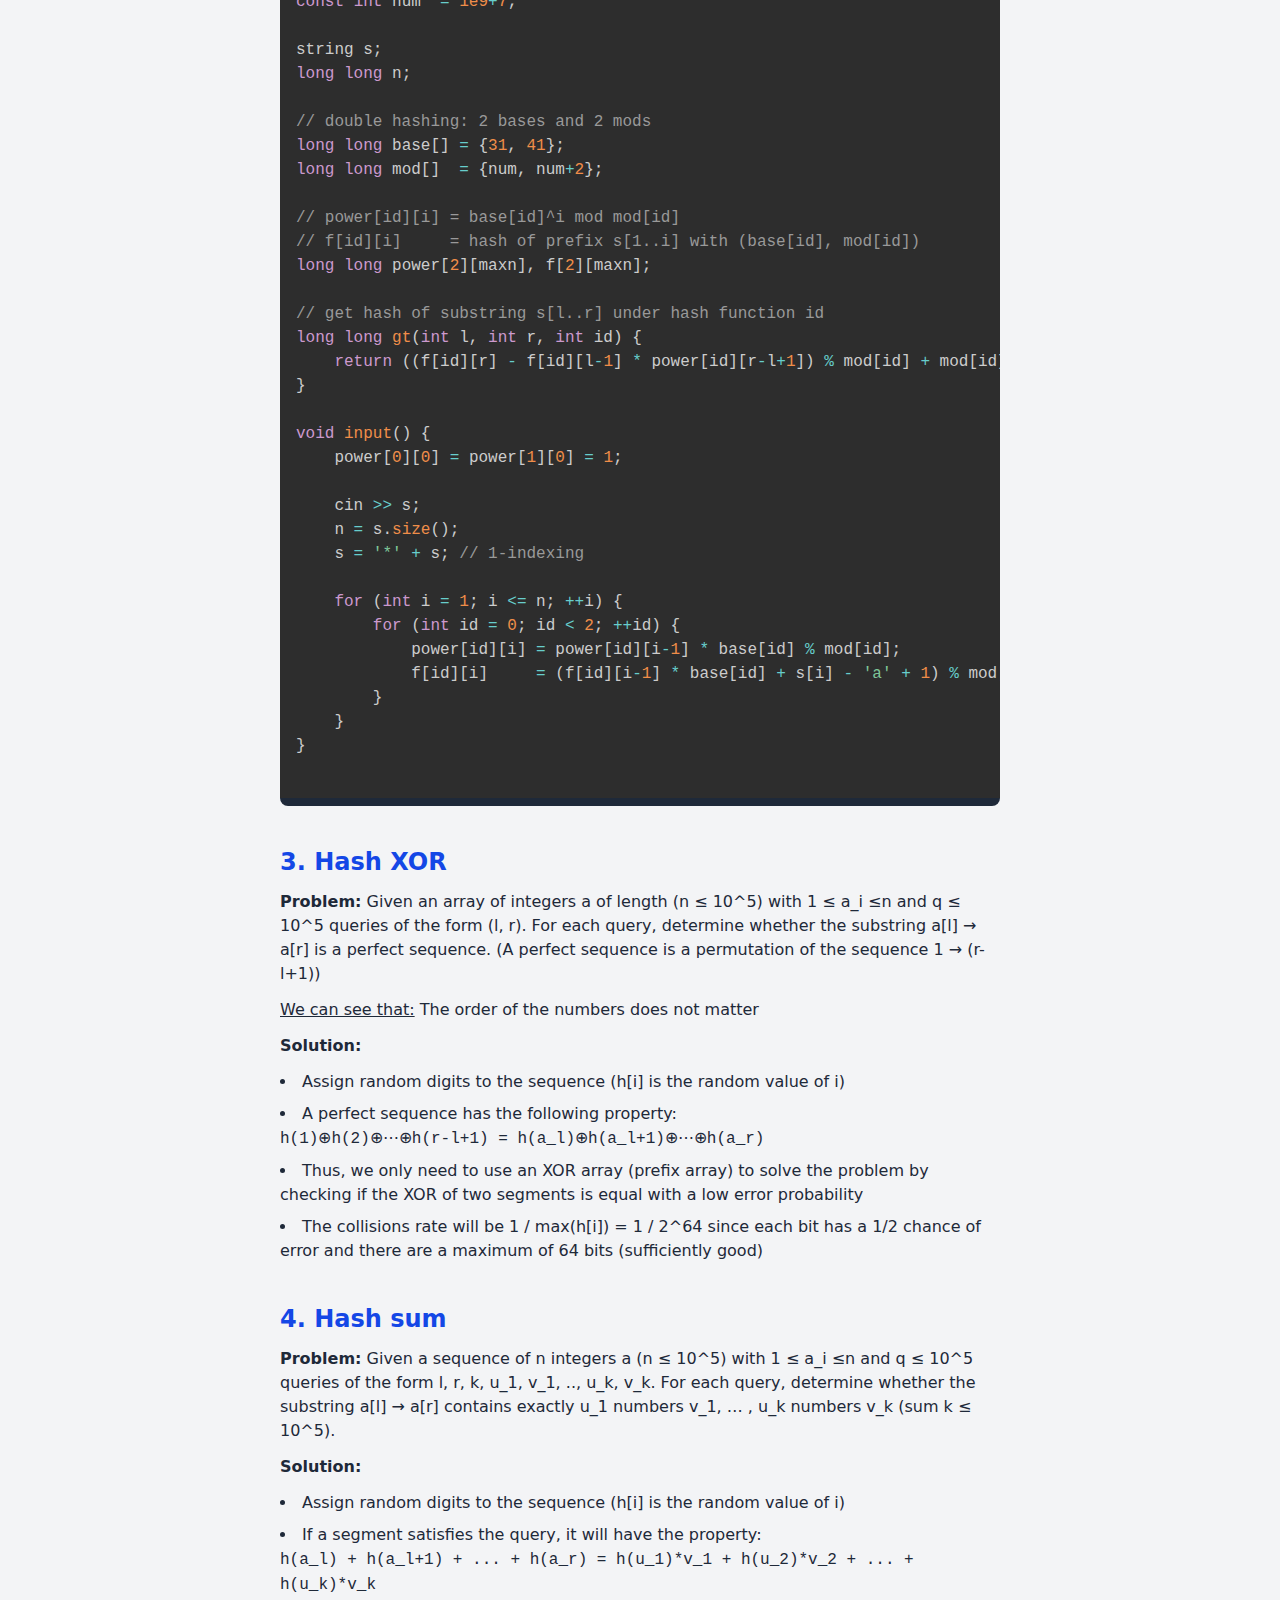
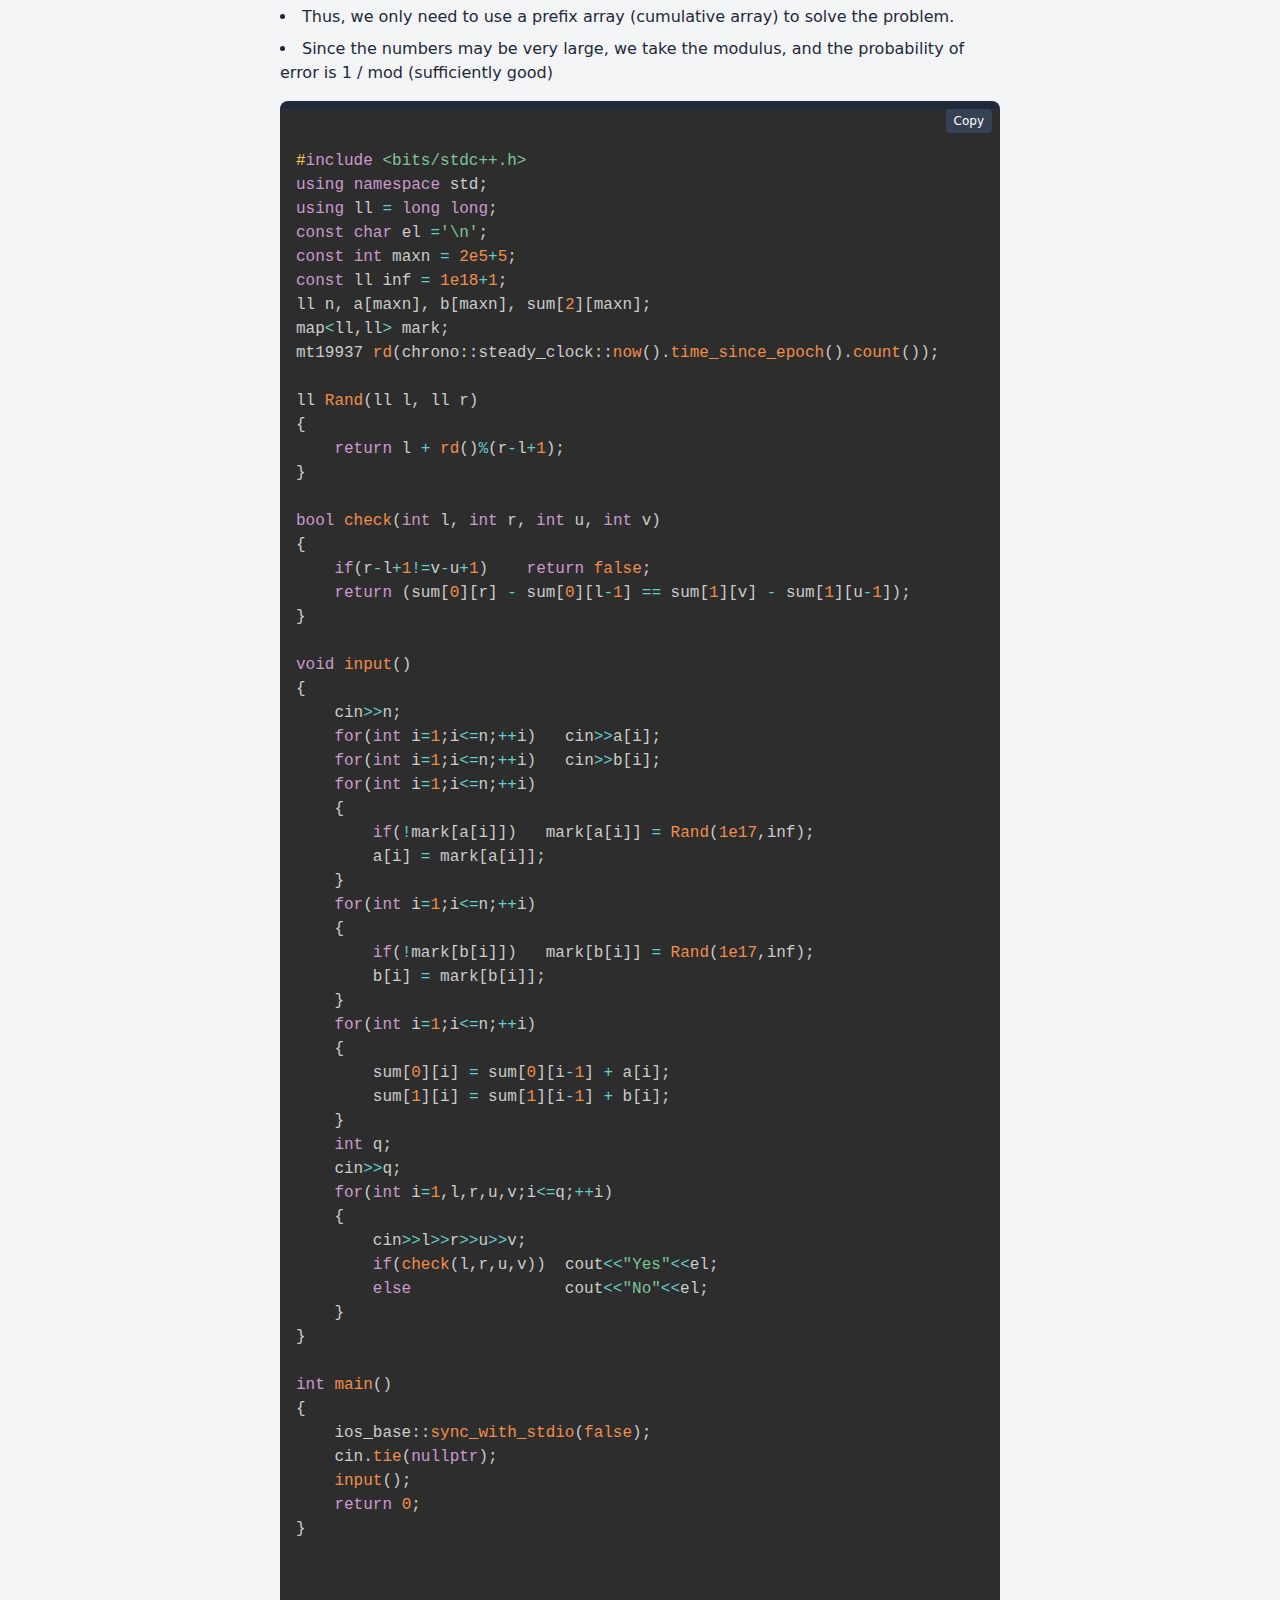
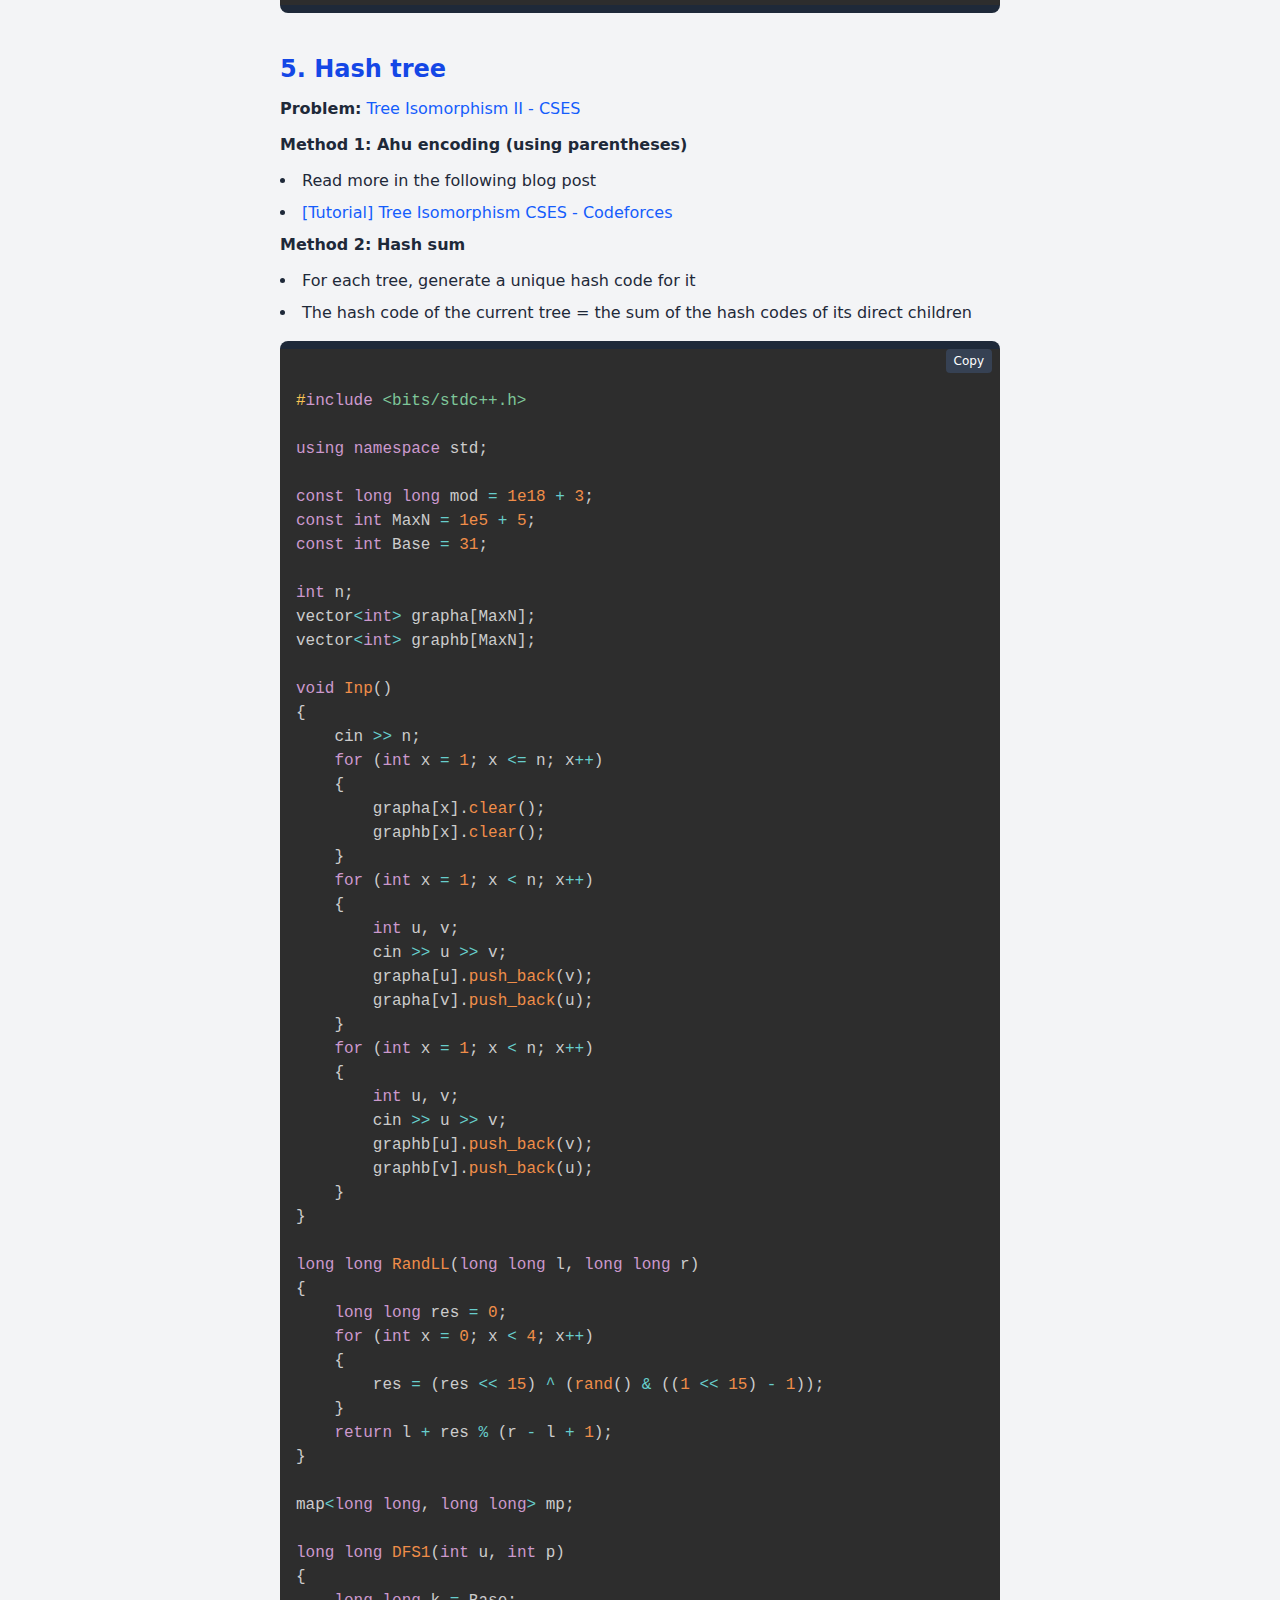
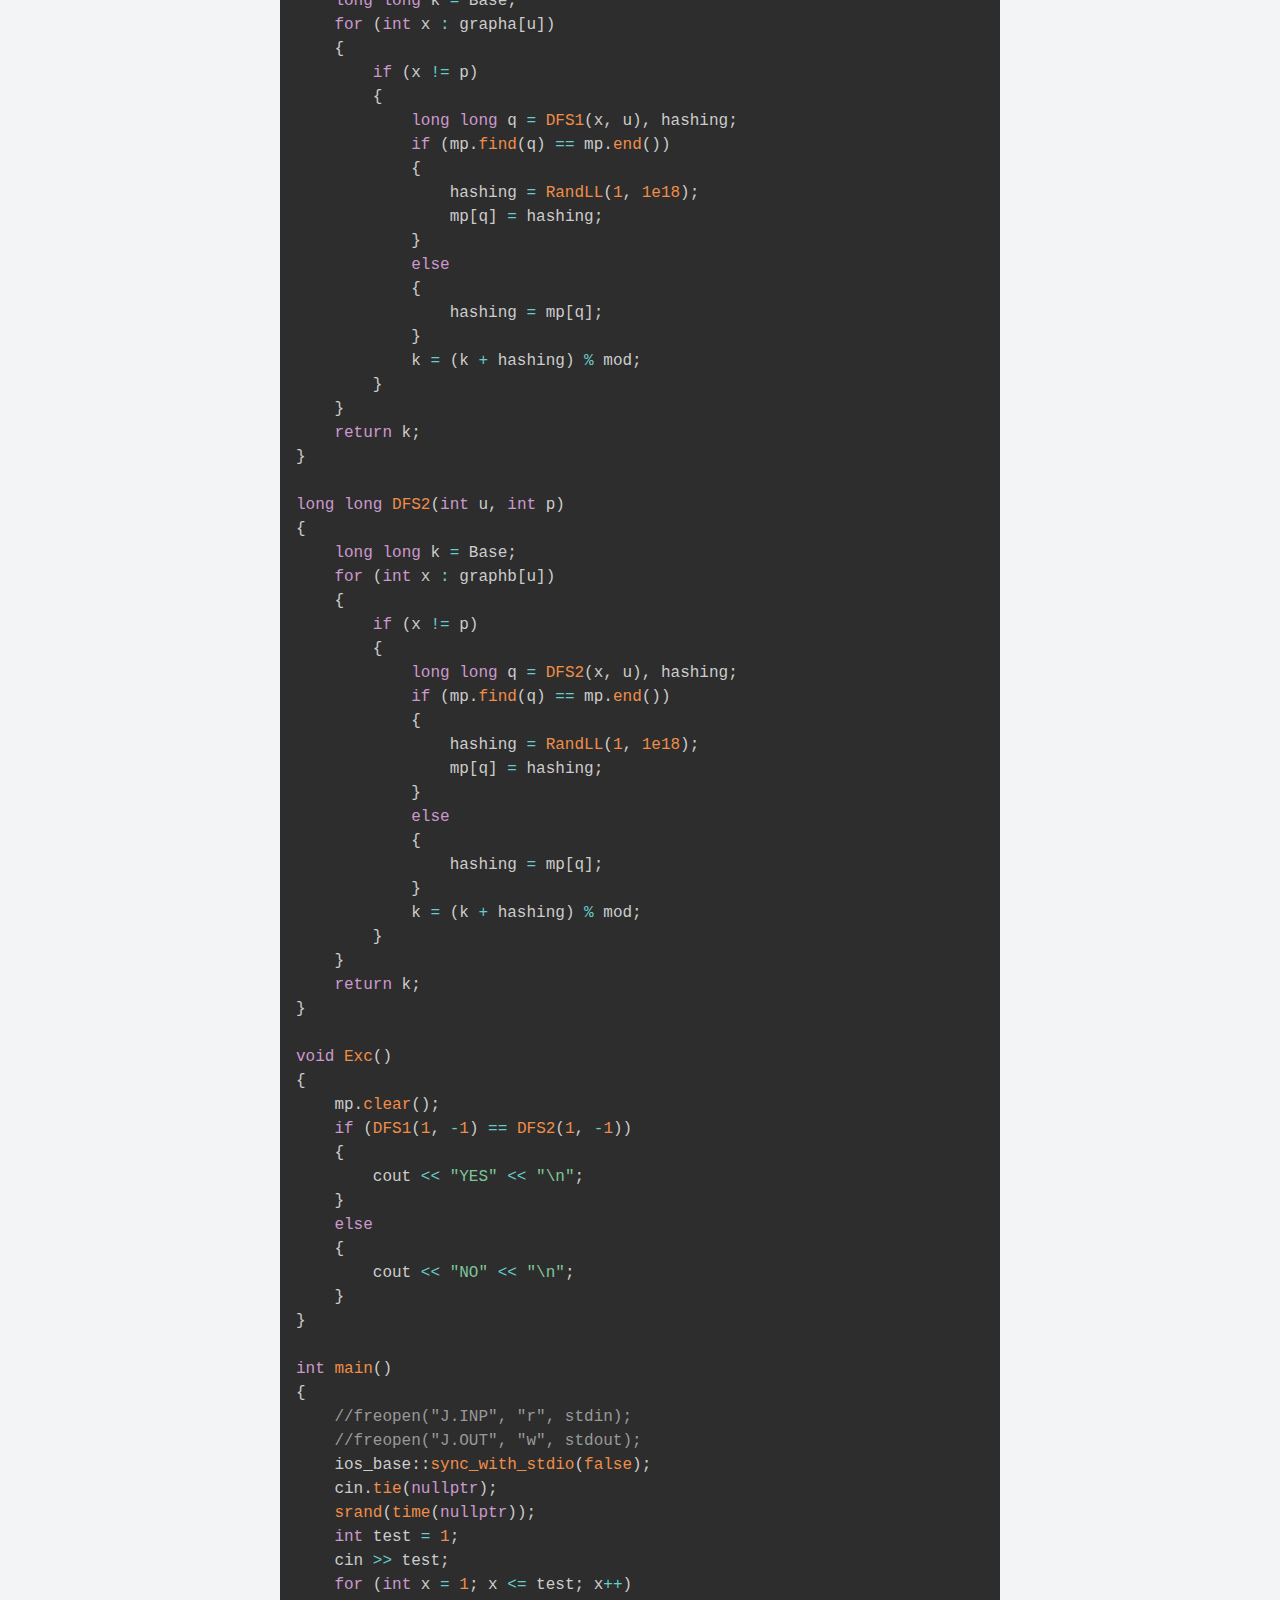
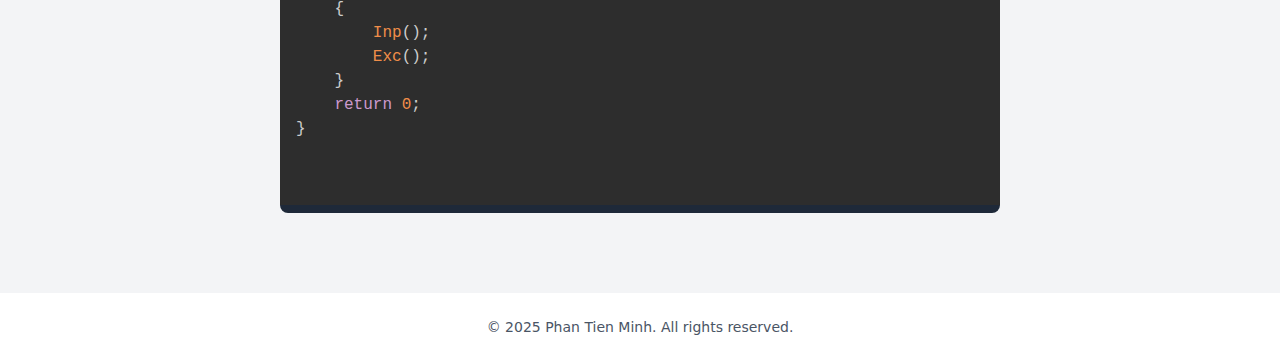
<file: algo/hash/hash.html>
<!DOCTYPE html>
<html lang="en">
<head>
  <link rel="icon" type="image/png" href="../../style/ava.png" />
  <link rel="canonical" href="https://mimicoder.site/algo/hash/hash.html" />
  <meta charset="UTF-8" />
  <title>Hash | Tien Minh's Coding Journal</title>
  <meta name="viewport" content="width=device-width, initial-scale=1.0" />
  <meta name="description" content="Hashing is a technique that converts a string into a number, making it much faster to compare or search substrings" />
  <meta name="robots" content="index, follow" />
  <meta name="author" content="Tien Minh" />
  <!-- <script src="https://cdn.tailwindcss.com"></script>   -->
  <link href="../../style/output.css" rel="stylesheet"></head>
   <link href="../../prism/prism.css" rel="stylesheet" />

</head>

<body class="bg-gray-100 text-gray-800 font-sans">
  <!-- Navbar -->
<nav class="bg-white shadow-md sticky top-0 z-50">
  <div class="max-w-6xl mx-auto px-4 py-3 flex justify-between items-center">
    <!-- Logo + title -->
    <div class="flex items-center space-x-3">
      <img src="../../style/ava.png" alt="Logo" class="h-7 w-7 object-contain" />
      <h1 class="text-xl font-bold text-blue-700">Tien Minh's Coding Journal</h1>
    </div>

    <!-- Desktop nav links -->
    <div class="hidden md:flex space-x-6 text-sm">
      <a href="../../index.html#home" class="hover:text-blue-700">Home</a>
      <a href="../../index.html#algorithms" class="hover:text-blue-700">Algorithms</a>
      <a href="../../index.html#arduino" class="hover:text-blue-700">Arduino</a>
      <a href="../../index.html#about" class="hover:text-blue-700">About</a>
      <a href="../../index.html#contact" class="hover:text-blue-700">Contact</a>
    </div>

    <!-- Hamburger button -->
    <div class="md:hidden">
      <button id="menu-toggle" class="text-gray-700 focus:outline-none">
        <svg class="w-6 h-6" fill="none" stroke="currentColor" stroke-width="2"
             viewBox="0 0 24 24" xmlns="http://www.w3.org/2000/svg">
          <path stroke-linecap="round" stroke-linejoin="round"
                d="M4 6h16M4 12h16M4 18h16" />
        </svg>
      </button>
    </div>
  </div>

  <!-- Mobile nav links -->
  <div id="mobile-menu" class="md:hidden hidden px-4 pb-4 space-y-2 text-sm">
    <a href="../../index.html#home" class="block text-gray-700 hover:text-blue-700">Home</a>
    <a href="../../index.html#algorithms" class="block text-gray-700 hover:text-blue-700">Algorithms</a>
    <a href="../../index.html#arduino" class="block text-gray-700 hover:text-blue-700">Arduino</a>
    <a href="../../index.html#about" class="block text-gray-700 hover:text-blue-700">About</a>
    <a href="../../index.html#contact" class="block text-gray-700 hover:text-blue-700">Contact</a>
  </div>
</nav>

<!-- ############################################################################################################################ -->
  <!-- Blog content -->
  <section class="max-w-3xl mx-auto mt-12 px-6">
    <h2 class="text-3xl font-bold text-blue-700 mb-6">Hash</h2>

    <!-- Table of Contents -->
    <div class="border border-gray-300 rounded-lg bg-white shadow-sm p-4 mb-8">
      <h2 class="text-xl font-semibold flex items-center text-gray-700 mb-3">
        📌 <span class="ml-2">Table of Contents</span>
      </h2>
      <ul class="list-decimal list-inside space-y-1.5 text-blue-600 font-medium">
        <li><a href="#problem" class="hover:underline">Introduction</a></li>
        <li><a href="#structure" class="hover:underline">Idea behind</a></li>
        <li><a href="#build" class="hover:underline">Hash XOR</a></li>
        <li><a href="#add" class="hover:underline">Hash sum</a></li>
        <li><a href="#get" class="hover:underline">Hash tree</a></li>
      </ul>
    </div>  

    <!-- Section 1 -->
    <section id="problem" class="mb-10">
      <h2 class="text-2xl font-semibold text-blue-700 mb-3">1. Introduction</h2>

      <p class="mb-3">
        In problems that involve comparing two strings, the time complexity is O(n), where n is the length of the string. For tasks that require many such comparisons, this complexity is too high.       </p>
    <p class="mb-3">
        <u>→  That is why hashing is often used:</u> it is <strong>easy to implement</strong>, very <strong>efficient</strong>, and has a very <strong>small error probability</strong>. </p>
      
    </section>

    <!-- Section 2 -->   
    <section id="structure" class="mb-10">
      <h2 class="text-2xl font-semibold text-blue-700 mb-3">2. Idea behind</h2>
        <p class="mb-3">
            <strong>2.1 How does hashing work?</strong></p>
        <p class="mb-3">
            Suppose we only deal with strings consisting of lowercase English letters. Each character is mapped to a number: for example, <i>a = 1, b = 2, …, z = 26.</i></p>
        <p class="mb-3">
            Instead of characters, a string can then be represented as a number in a positional numeral system with some base. The base is usually chosen as a prime number larger than the maximum character code.</p>
        <p class="mb-3">
            For example, with base = 31: "abz" = <code>31^0*1 + 31^1*2 + 31^2*26 = 25049 </code>    </p>
        <p class="mb-3">
        Thus, two <u>identical strings</u> will always have the <u>same hash value</u>. However, for long strings, the numeric value quickly grows too large to store. To handle this, we take the hash value modulo a large prime number. If the two modulo values are equal, we <strong>assume</strong> the strings are equal.</p>
        <p class="mb-3">
            Of course, <code>a mod m = b mod m</code> does not guarantee <code>a = b</code>. The probability of such a collision is about <code>1/m</code>. To reduce this further, we often use two large prime moduli at the same time. In that case, the probability of collision is about <code>1/(m1*m2)</code>, which is negligibly small for practical purposes.
        </p>
        <p class="mb-3">
            <strong>2.2 Why should the base and modulus be prime?</strong></p>
        <p class="mb-3">
            If the base and modulus share common factors, patterns can repeat more frequently, increasing the chance of collisions. Choosing primes avoids this issue and ensures more uniform hash distribution.</p>
      <div class="relative bg-gray-800 text-white rounded-lg overflow-hidden my-4">
        <button class="absolute top-2 right-2 text-xs px-2 py-1 bg-gray-700 hover:bg-gray-600 text-white rounded copy-btn">
          Copy
        </button>
        <pre class="language-cpp"><code class="language-cpp">
// =======================
// Rolling Hash Template
// =======================

// Some common choices for base: 31, 41, 311, 331
// Some common choices for modulus: 1e9+7, 1e9+9, 1e9+21, 1e9+33
// Notes:
//   power[i] = base^i (mod mod[id])
//   f[i]     = hash value of substring s[1] → s[i]
// To compute hash of substring s[l…r]:
//   hash(l,r) = f[r] − f[l−1] * power[r−l+1] (mod mod[id])

const int maxn = 2e6+5;
const int num  = 1e9+7;

string s;
long long n;

// double hashing: 2 bases and 2 mods
long long base[] = {31, 41};
long long mod[]  = {num, num+2};

// power[id][i] = base[id]^i mod mod[id]
// f[id][i]     = hash of prefix s[1..i] with (base[id], mod[id])
long long power[2][maxn], f[2][maxn];

// get hash of substring s[l..r] under hash function id
long long gt(int l, int r, int id) {
    return ((f[id][r] - f[id][l-1] * power[id][r-l+1]) % mod[id] + mod[id]) % mod[id];
}

void input() {
    power[0][0] = power[1][0] = 1;

    cin &gt;&gt; s;
    n = s.size();
    s = '*' + s; // 1-indexing

    for (int i = 1; i &lt;= n; ++i) {
        for (int id = 0; id &lt; 2; ++id) {
            power[id][i] = power[id][i-1] * base[id] % mod[id];
            f[id][i]     = (f[id][i-1] * base[id] + s[i] - 'a' + 1) % mod[id];
        }
    }
}
        </code></pre>
      </div>
    </section>

    <!-- Section 3 -->
    <section id="build" class="mb-10">
      <h2 class="text-2xl font-semibold text-blue-700 mb-3">3. Hash XOR</h2>
      <p class="mb-3">
        <strong>Problem:</strong> Given an array of integers a of length (n ≤ 10^5) with 1 ≤ a_i ≤n and q ≤ 10^5 queries of the form (l, r). For each query, determine whether the substring a[l] → a[r] is a perfect sequence. (A perfect sequence is a permutation of the sequence 1 → (r-l+1))
      </p>  
      <p class="mb-3">
        <u>We can see that:</u> The order of the numbers does not matter
      </p>
      <p class="mb-3">
        <strong>Solution:</strong>
      </p>
      <ul class="list-disc list-inside space-y-2 mb-2">
        <li>Assign random digits to the sequence (h[i] is the random value of i)</li>
        <li>A perfect sequence has the following property: 
        <ol class="list-[square] list-inside ml-8">
            <li><code>h(1)⊕h(2)⊕⋯⊕h(r-l+1) = h(a_l)⊕h(a_l+1)⊕⋯⊕h(a_r)</code></li>
          </ol>  
        </li>
        <li>Thus, we only need to use an XOR array (prefix array) to solve the problem by checking if the XOR of two segments is equal with a low error probability</li>
        <li>The collisions rate will be 1 / max(h[i]) = 1 / 2^64  since each bit has a 1/2 chance of error and there are a maximum of 64 bits (sufficiently good)</li>
      </ul>
    </section>
            
     <!-- Section 4 -->
    <section id="add" class="mb-10">
      <h2 class="text-2xl font-semibold text-blue-700 mb-3">4. Hash sum</h2>
      <p class="mb-3">
        <strong>Problem:</strong> Given a sequence of n integers a (n ≤ 10^5) with 1 ≤ a_i ≤n and q ≤ 10^5 queries of the form l, r, k, u_1, v_1, .., u_k, v_k. For each query, determine whether the substring a[l] → a[r] contains exactly u_1 numbers v_1, … , u_k numbers v_k (sum k ≤ 10^5).
      </p>  
      <p class="mb-3">
        <strong>Solution:</strong>
      </p>
      <ul class="list-disc list-inside space-y-2 mb-2">
        <li>Assign random digits to the sequence (h[i] is the random value of i)</li>
        <li>If a segment satisfies the query, it will have the property: 
        <ol class=" ml-8">
            <li><code>h(a_l) + h(a_l+1) + ... + h(a_r) = h(u_1)*v_1 + h(u_2)*v_2 + ... + h(u_k)*v_k
</code></li>
          </ol>  
        </li>
        <li>Thus, we only need to use a prefix array (cumulative array) to solve the problem.</li>
        <li>Since the numbers may be very large, we take the modulus, and the probability of error is 1 / mod (sufficiently good)</li>
      </ul>

      <div class="relative bg-gray-800 text-white rounded-lg overflow-hidden my-4">
        <button class="absolute top-2 right-2 text-xs px-2 py-1 bg-gray-700 hover:bg-gray-600 text-white rounded copy-btn">
          Copy
        </button>
        <pre class="language-cpp"><code class="language-cpp">
#include &lt;bits/stdc++.h&gt;
using namespace std;
using ll = long long;
const char el ='\n';
const int maxn = 2e5+5;
const ll inf = 1e18+1;
ll n, a[maxn], b[maxn], sum[2][maxn];
map&lt;ll,ll&gt; mark;
mt19937 rd(chrono::steady_clock::now().time_since_epoch().count());

ll Rand(ll l, ll r)
{
    return l + rd()%(r-l+1);
}

bool check(int l, int r, int u, int v)
{
    if(r-l+1!=v-u+1)    return false;
    return (sum[0][r] - sum[0][l-1] == sum[1][v] - sum[1][u-1]);
}

void input()
{
    cin&gt;&gt;n;
    for(int i=1;i&lt;=n;++i)   cin&gt;&gt;a[i];
    for(int i=1;i&lt;=n;++i)   cin&gt;&gt;b[i];
    for(int i=1;i&lt;=n;++i)
    {
        if(!mark[a[i]])   mark[a[i]] = Rand(1e17,inf);
        a[i] = mark[a[i]];
    }
    for(int i=1;i&lt;=n;++i)
    {
        if(!mark[b[i]])   mark[b[i]] = Rand(1e17,inf);
        b[i] = mark[b[i]];
    }
    for(int i=1;i&lt;=n;++i)
    {
        sum[0][i] = sum[0][i-1] + a[i];
        sum[1][i] = sum[1][i-1] + b[i];
    }
    int q;
    cin&gt;&gt;q;
    for(int i=1,l,r,u,v;i&lt;=q;++i)
    {
        cin&gt;&gt;l&gt;&gt;r&gt;&gt;u&gt;&gt;v;
        if(check(l,r,u,v))  cout&lt;&lt;"Yes"&lt;&lt;el;
        else                cout&lt;&lt;"No"&lt;&lt;el;
    }
}

int main()
{
    ios_base::sync_with_stdio(false);
    cin.tie(nullptr);
    input();
    return 0;
}

        </code></pre>
      </div>
    </section>

    <!-- Section 5 -->
    <section id="get" class="mb-10">
      <h2 class="text-2xl font-semibold text-blue-700 mb-3">5. Hash tree</h2>
      <p class="mb-3">
        <strong>Problem:</strong> <a href="https://cses.fi/problemset/task/1701/" class="text-blue-600 hover:underline">Tree Isomorphism II - CSES</a>
      </p>  
      <p class="mb-3">
        <strong>Method 1: Ahu encoding (using parentheses)</strong>
      </p>
      <ul class="list-disc list-inside space-y-2 mb-2">
        <li>Read more in the following blog post</li>
        <li><a href="https://codeforces.com/blog/entry/101010" class="text-blue-600 hover:underline">[Tutorial] Tree Isomorphism CSES - Codeforces</a></li>
      </ul>
      <p class="mb-3">
        <strong>Method 2: Hash sum</strong>
      </p>
      <ul class="list-disc list-inside space-y-2 mb-2">
        <li>For each tree, generate a unique hash code for it</li>
        <li>The hash code of the current tree = the sum of the hash codes of its direct children</li>
      </ul>
      <div class="relative bg-gray-800 text-white rounded-lg overflow-hidden my-4">
        <button class="absolute top-2 right-2 text-xs px-2 py-1 bg-gray-700 hover:bg-gray-600 text-white rounded copy-btn">
          Copy
        </button>
        <pre class="language-cpp"><code class="language-cpp">
#include &lt;bits/stdc++.h&gt;

using namespace std;

const long long mod = 1e18 + 3;
const int MaxN = 1e5 + 5;
const int Base = 31;

int n;
vector&lt;int&gt; grapha[MaxN];
vector&lt;int&gt; graphb[MaxN];

void Inp()
{
    cin &gt;&gt; n;
    for (int x = 1; x &lt;= n; x++)
    {
        grapha[x].clear();
        graphb[x].clear();
    }
    for (int x = 1; x &lt; n; x++)
    {
        int u, v;
        cin &gt;&gt; u &gt;&gt; v;
        grapha[u].push_back(v);
        grapha[v].push_back(u);
    }
    for (int x = 1; x &lt; n; x++)
    {
        int u, v;
        cin &gt;&gt; u &gt;&gt; v;
        graphb[u].push_back(v);
        graphb[v].push_back(u);
    }
}

long long RandLL(long long l, long long r)
{
    long long res = 0;
    for (int x = 0; x &lt; 4; x++)
    {
        res = (res &lt;&lt; 15) ^ (rand() & ((1 &lt;&lt; 15) - 1));
    }
    return l + res % (r - l + 1);
}

map&lt;long long, long long&gt; mp;

long long DFS1(int u, int p)
{
    long long k = Base;
    for (int x : grapha[u])
    {
        if (x != p)
        {
            long long q = DFS1(x, u), hashing;
            if (mp.find(q) == mp.end())
            {
                hashing = RandLL(1, 1e18);
                mp[q] = hashing;
            }
            else
            {
                hashing = mp[q];
            }
            k = (k + hashing) % mod;
        }
    }
    return k;
}

long long DFS2(int u, int p)
{
    long long k = Base;
    for (int x : graphb[u])
    {
        if (x != p)
        {
            long long q = DFS2(x, u), hashing;
            if (mp.find(q) == mp.end())
            {
                hashing = RandLL(1, 1e18);
                mp[q] = hashing;
            }
            else
            {
                hashing = mp[q];
            }
            k = (k + hashing) % mod;
        }
    }
    return k;
}

void Exc()
{
    mp.clear();
    if (DFS1(1, -1) == DFS2(1, -1))
    {
        cout &lt;&lt; "YES" &lt;&lt; "\n";
    }
    else
    {
        cout &lt;&lt; "NO" &lt;&lt; "\n";
    }
}

int main()
{
    //freopen("J.INP", "r", stdin);
    //freopen("J.OUT", "w", stdout);
    ios_base::sync_with_stdio(false);
    cin.tie(nullptr);
    srand(time(nullptr));
    int test = 1;
    cin &gt;&gt; test;
    for (int x = 1; x &lt;= test; x++)
    {
        Inp();
        Exc();
    }
    return 0;
}

        </code></pre>
      </div>
    </section>

  </section>
  <!-- ############################################################################################################################ -->
  <!-- Footer -->
  <footer class="mt-20 bg-white text-center py-6 text-gray-600 text-sm">
    © 2025 Phan Tien Minh. All rights reserved.
  </footer>

<!-- Responsive navbar   -->
<script>
  const toggleBtn = document.getElementById("menu-toggle");
  const mobileMenu = document.getElementById("mobile-menu");

  toggleBtn.addEventListener("click", () => {
    mobileMenu.classList.toggle("hidden");
  });
</script>
<script src="../../prism/prism.js"></script>
<script>
  document.querySelectorAll('.copy-btn').forEach(btn => {
    btn.addEventListener('click', () => {
      const code = btn.nextElementSibling.querySelector('code').innerText;

      navigator.clipboard.writeText(code).then(() => {
        btn.textContent = 'Copied!';
        setTimeout(() => {
          btn.textContent = 'Copy';
        }, 1500);
      }).catch(err => {
        console.error('Failed to copy: ', err);
      });
    });
  });
</script>
</body>
</html>
</file>
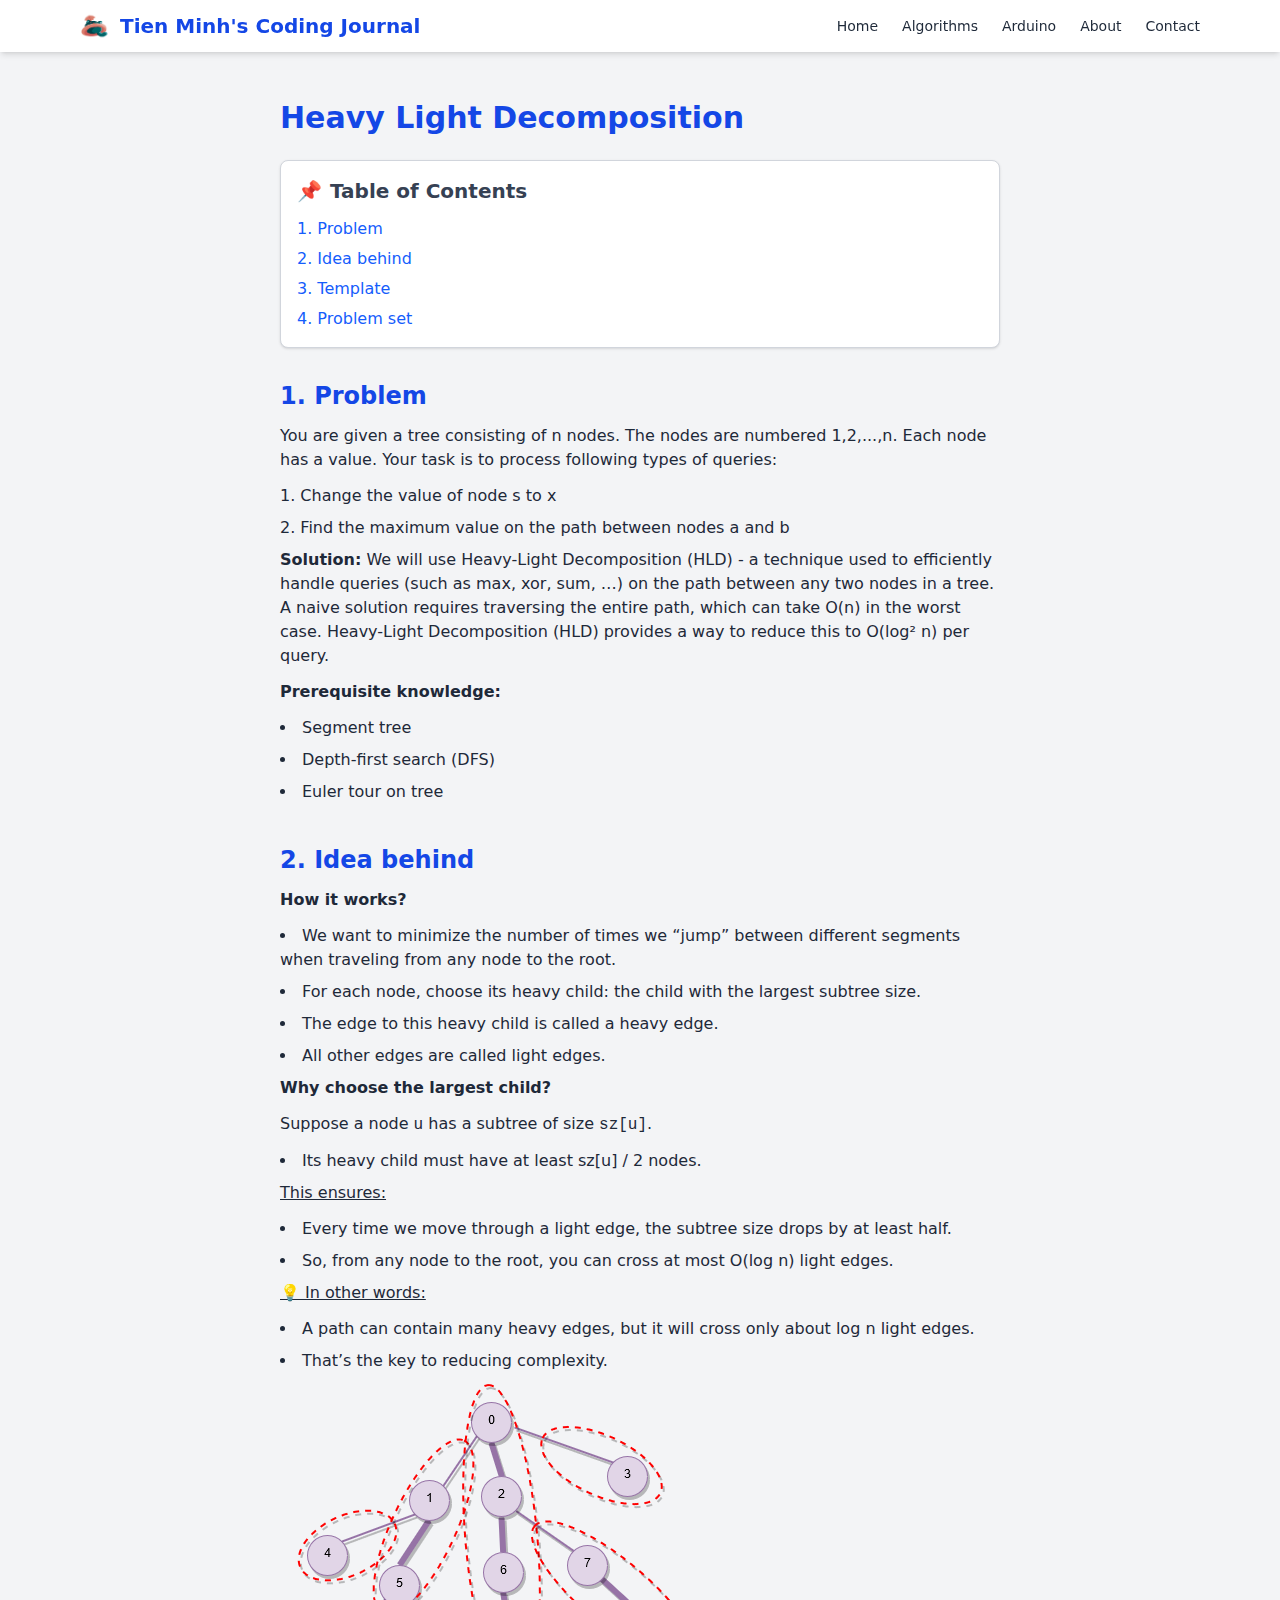
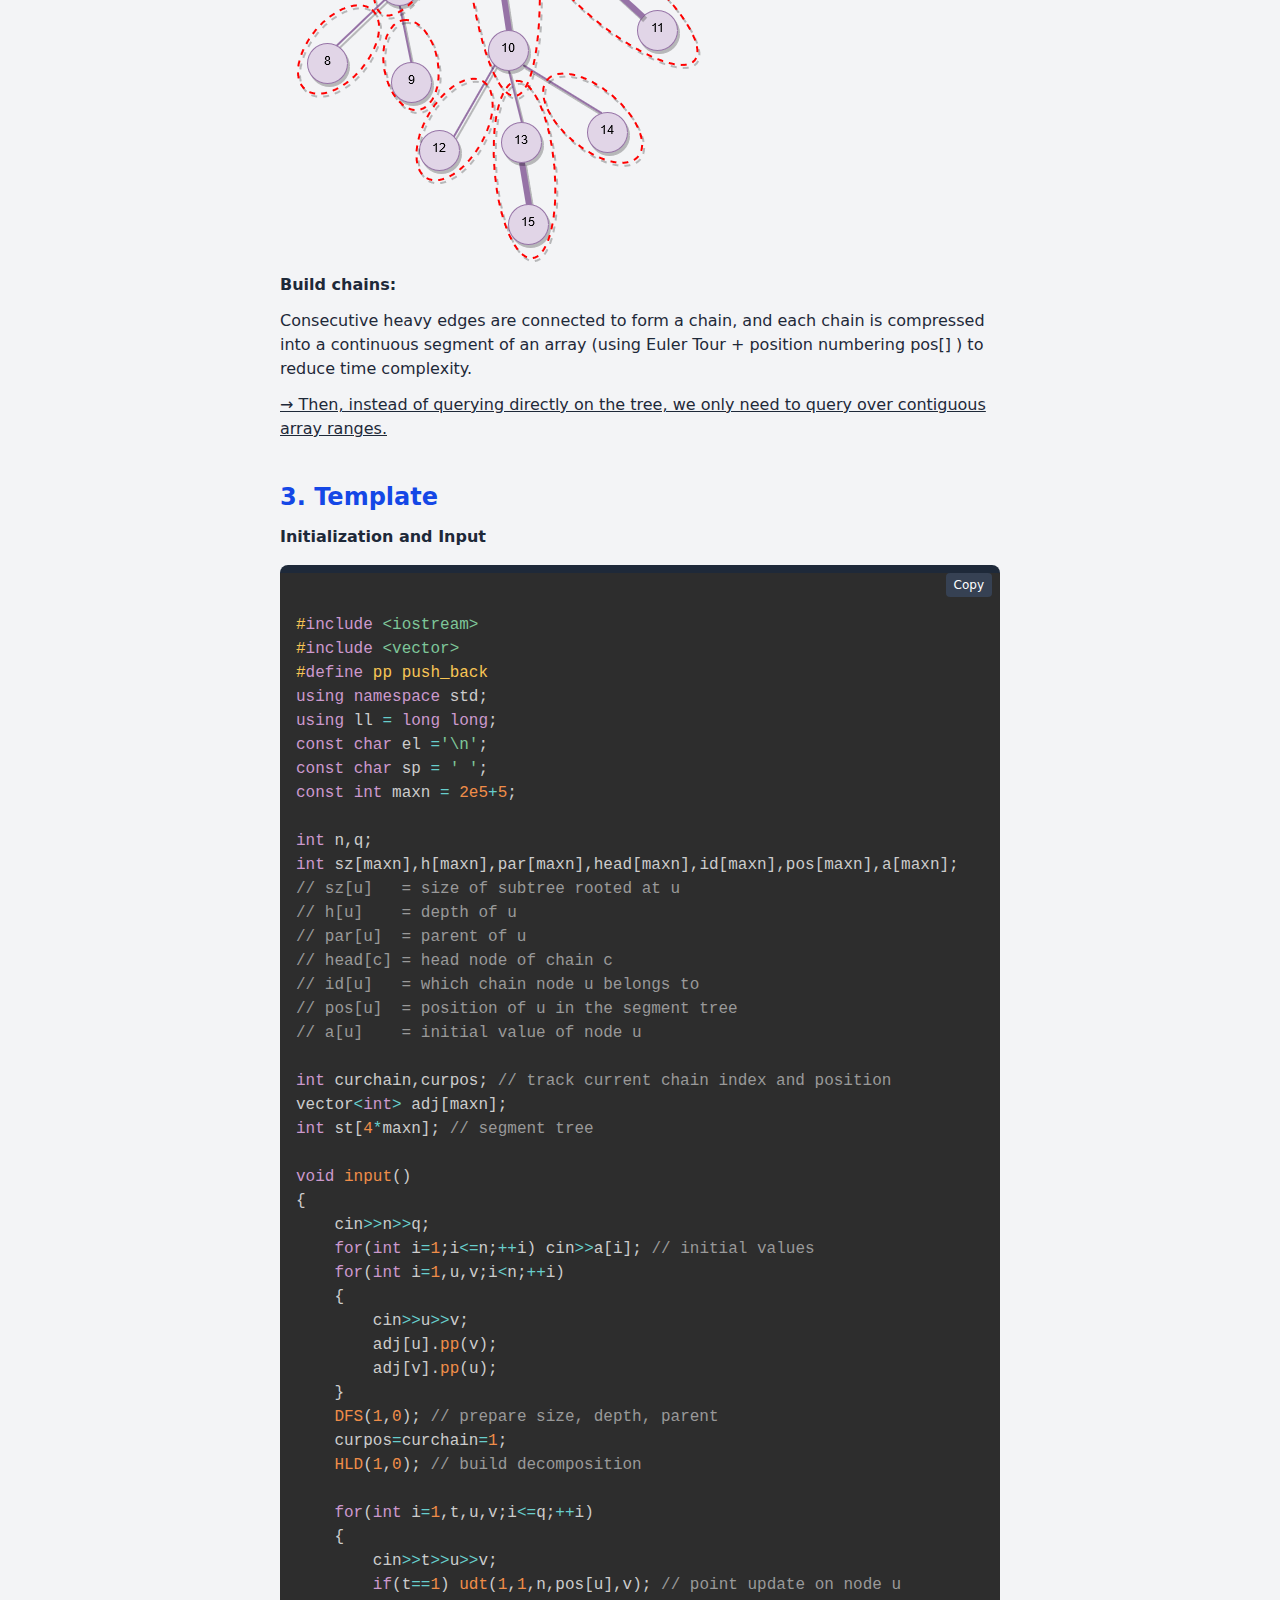
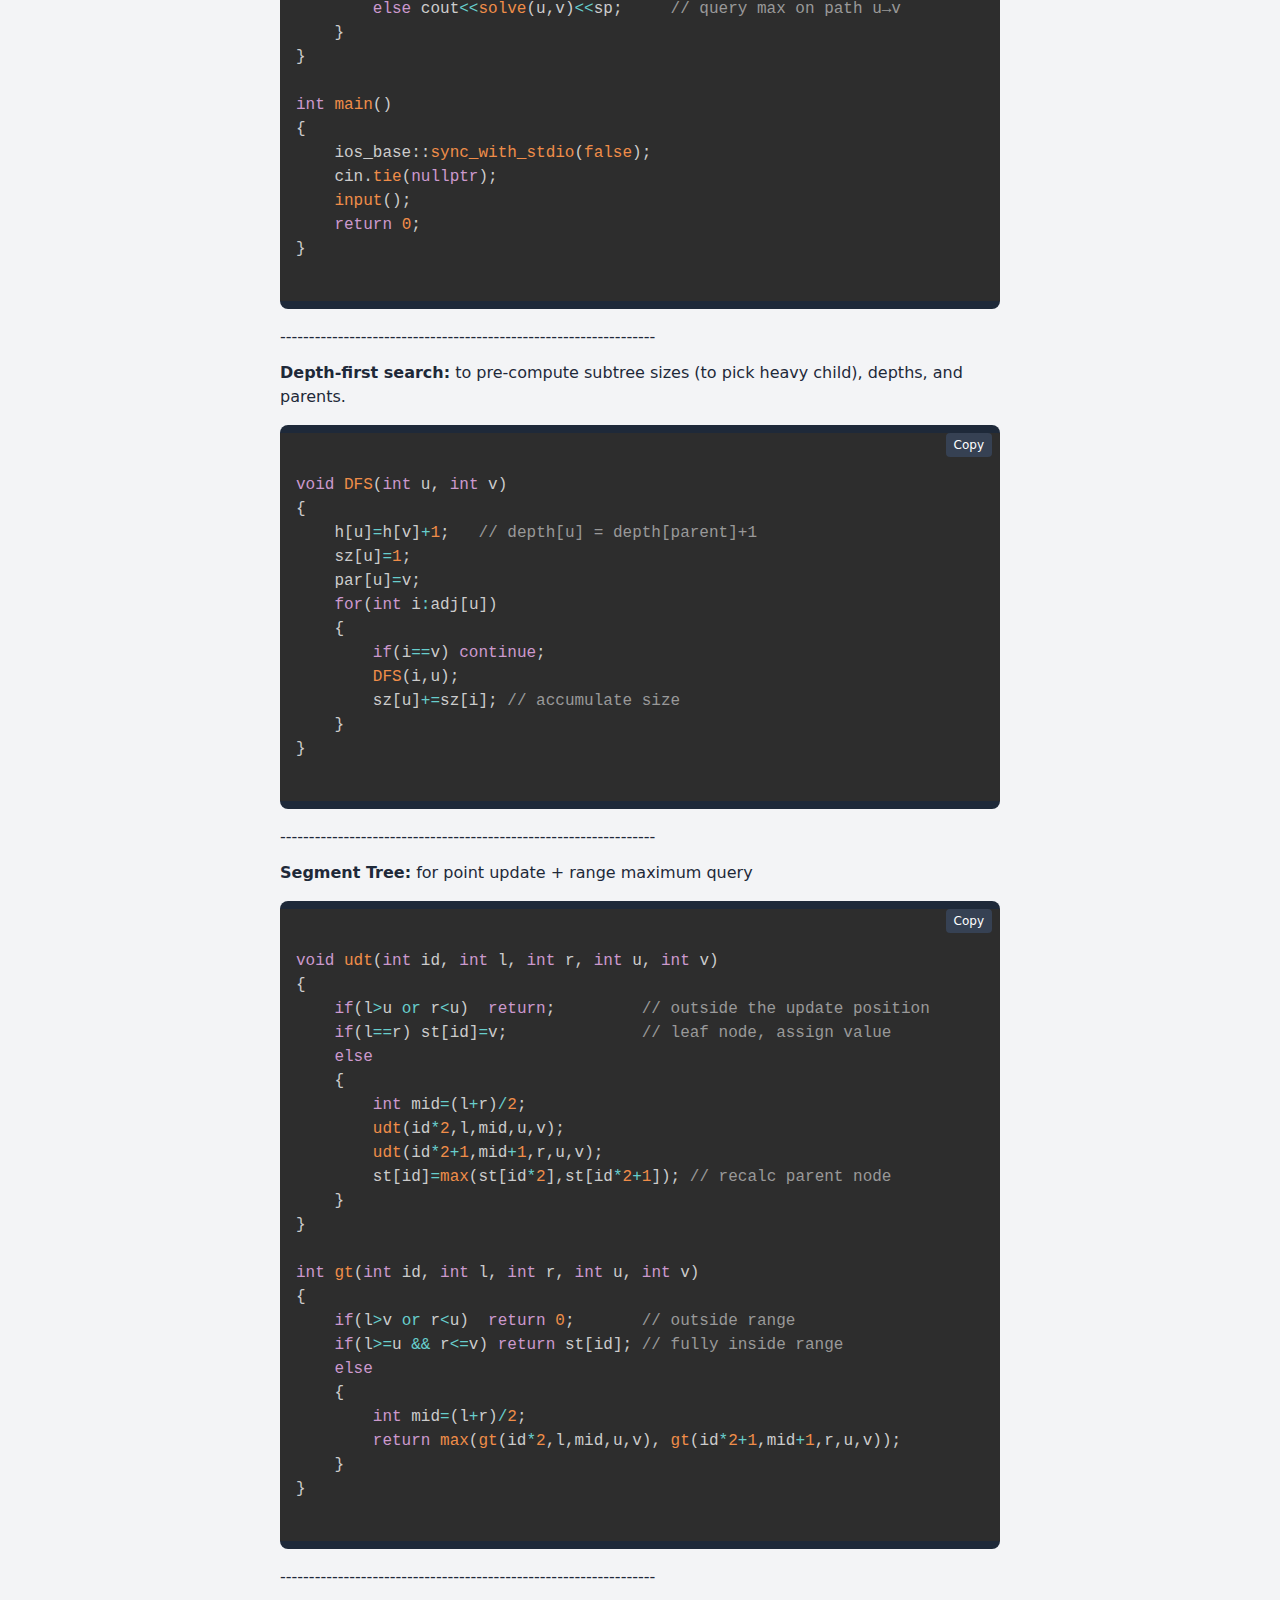
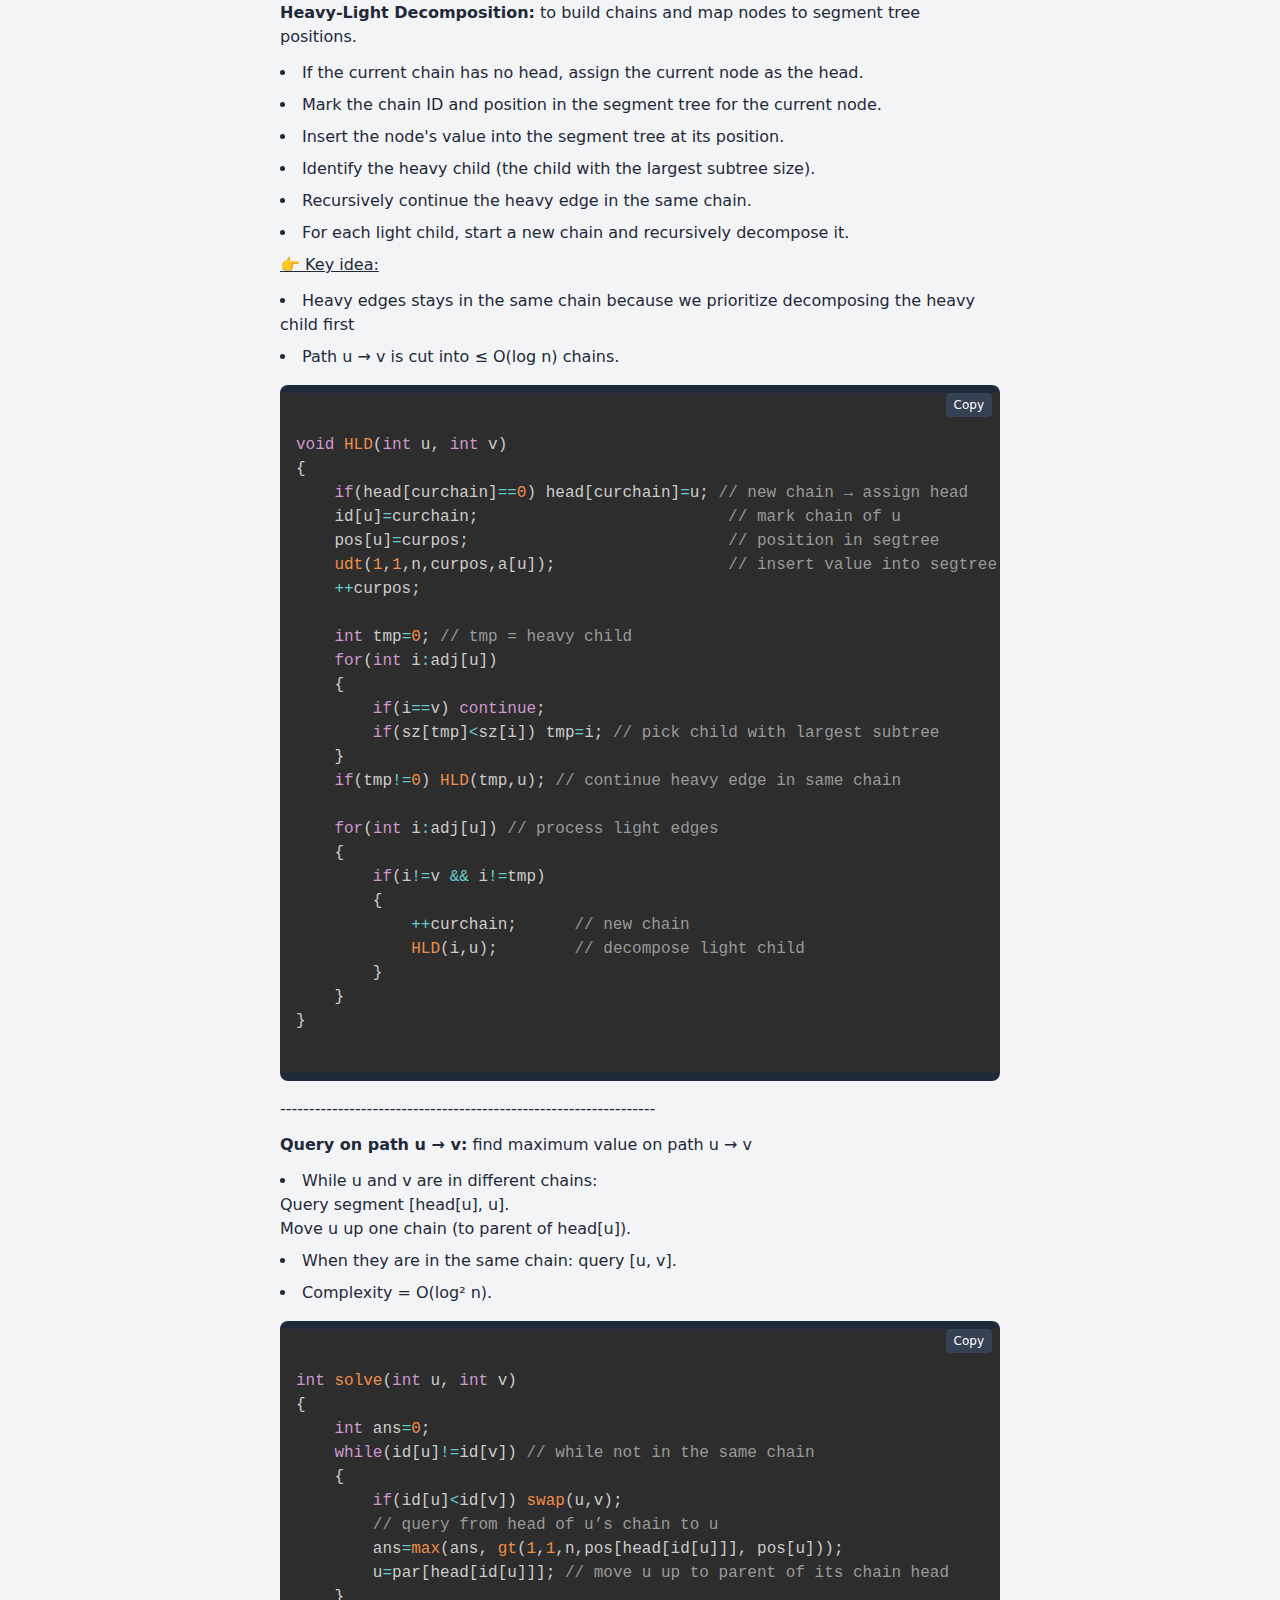
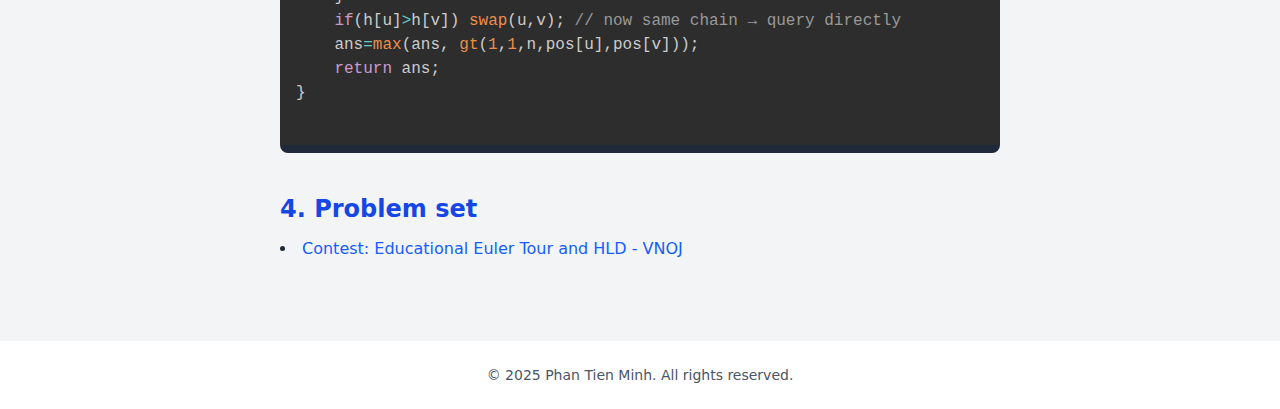
<file: algo/hld/hld.html>
<!DOCTYPE html>
<html lang="en">
<head>
  <link rel="icon" type="image/png" href="../../style/ava.png" />
  <link rel="canonical" href="https://mimicoder.site/algo/hld/hld.html" />
  <meta charset="UTF-8" />
  <title>Heavy Light Decomposition | Tien Minh's Coding Journal</title>
  <meta name="viewport" content="width=device-width, initial-scale=1.0" />
  <meta name="description" content="A technique used to efficiently handle queries on the path between any two nodes in a tree." />
  <meta name="robots" content="index, follow" />
  <meta name="author" content="Tien Minh" />
  <!-- <script src="https://cdn.tailwindcss.com"></script>   -->
  <link href="../../style/output.css" rel="stylesheet"></head>
   <link href="../../prism/prism.css" rel="stylesheet" />

</head>

<body class="bg-gray-100 text-gray-800 font-sans">
  <!-- Navbar -->
<nav class="bg-white shadow-md sticky top-0 z-50">
  <div class="max-w-6xl mx-auto px-4 py-3 flex justify-between items-center">
    <!-- Logo + title -->
    <div class="flex items-center space-x-3">
      <img src="../../style/ava.png" alt="Logo" class="h-7 w-7 object-contain" />
      <h1 class="text-xl font-bold text-blue-700">Tien Minh's Coding Journal</h1>
    </div>

    <!-- Desktop nav links -->
    <div class="hidden md:flex space-x-6 text-sm">
      <a href="../../index.html#home" class="hover:text-blue-700">Home</a>
      <a href="../../index.html#algorithms" class="hover:text-blue-700">Algorithms</a>
      <a href="../../index.html#arduino" class="hover:text-blue-700">Arduino</a>
      <a href="../../index.html#about" class="hover:text-blue-700">About</a>
      <a href="../../index.html#contact" class="hover:text-blue-700">Contact</a>
    </div>

    <!-- Hamburger button -->
    <div class="md:hidden">
      <button id="menu-toggle" class="text-gray-700 focus:outline-none">
        <svg class="w-6 h-6" fill="none" stroke="currentColor" stroke-width="2"
             viewBox="0 0 24 24" xmlns="http://www.w3.org/2000/svg">
          <path stroke-linecap="round" stroke-linejoin="round"
                d="M4 6h16M4 12h16M4 18h16" />
        </svg>
      </button>
    </div>
  </div>

  <!-- Mobile nav links -->
  <div id="mobile-menu" class="md:hidden hidden px-4 pb-4 space-y-2 text-sm">
    <a href="../../index.html#home" class="block text-gray-700 hover:text-blue-700">Home</a>
    <a href="../../index.html#algorithms" class="block text-gray-700 hover:text-blue-700">Algorithms</a>
    <a href="../../index.html#arduino" class="block text-gray-700 hover:text-blue-700">Arduino</a>
    <a href="../../index.html#about" class="block text-gray-700 hover:text-blue-700">About</a>
    <a href="../../index.html#contact" class="block text-gray-700 hover:text-blue-700">Contact</a>
  </div>
</nav>

<!-- ############################################################################################################################ -->
  <!-- Blog content -->
  <section class="max-w-3xl mx-auto mt-12 px-6">
    <h2 class="text-3xl font-bold text-blue-700 mb-6">Heavy Light Decomposition</h2>

    <!-- Table of Contents -->
    <div class="border border-gray-300 rounded-lg bg-white shadow-sm p-4 mb-8">
      <h2 class="text-xl font-semibold flex items-center text-gray-700 mb-3">
        📌 <span class="ml-2">Table of Contents</span>
      </h2>
      <ul class="list-decimal list-inside space-y-1.5 text-blue-600 font-medium">
        <li><a href="#problem" class="hover:underline">Problem</a></li>
        <li><a href="#structure" class="hover:underline">Idea behind</a></li>
        <li><a href="#build" class="hover:underline">Template</a></li>
        <li><a href="#problems" class="hover:underline">Problem set</a></li>
      </ul>
    </div>  

    <!-- Section 1 -->
    <section id="problem" class="mb-10">
      <h2 class="text-2xl font-semibold text-blue-700 mb-3">1. Problem</h2>
      <p class="mb-3">
        You are given a tree consisting of n nodes. The nodes are numbered 1,2,...,n. Each node has a value. Your task is to process following types of queries:
      </p>
      <ul class="list-decimal  list-inside space-y-2 mb-2">
        <li>
            Change the value of node s to x        </li>
        <li>
            Find the maximum value on the path between nodes a and b        </li>
      </ul>
      <p class="mb-3">
        <strong>Solution:</strong> We will use Heavy-Light Decomposition (HLD) - a technique used to efficiently handle queries (such as max, xor, sum, …) on the path between any two nodes in a tree. A naive solution requires traversing the entire path, which can take O(n) in the worst case. Heavy-Light Decomposition (HLD) provides a way to reduce this to O(log² n) per query.
      </p>
      <p class="mb-3">
        <strong>Prerequisite knowledge:</strong>
      </p>
      <ul class="list-disc  list-inside space-y-2 mb-2">
        <li>Segment tree</li>
        <li>Depth-first search (DFS)</li>
        <li>Euler tour on tree</li>
    </section>

    <!-- Section 2 -->   
    <section id="structure" class="mb-10">
      <h2 class="text-2xl font-semibold text-blue-700 mb-3">2. Idea behind</h2>
      <p class="mb-3">
        <strong>How it works?</strong>
      </p>
      <ul class="list-disc  list-inside space-y-2 mb-2">
        <li>We want to minimize the number of times we “jump” between different segments when traveling from any node to the root.</li>
        <li>For each node, choose its heavy child: the child with the largest subtree size.</li>
        <li>The edge to this heavy child is called a heavy edge.</li>
        <li>All other edges are called light edges.</li>    </ul>
    
      <p class="mb-3">
        <strong>Why choose the largest child?</strong>
      </p>      
      <p class="mb-3">
        Suppose a node <code>u</code> has a subtree of size <code>sz[u]</code>.
      </p>
      <ul class="list-disc  list-inside space-y-2 mb-2">
        <li>Its heavy child must have at least sz[u] / 2 nodes.</li></ul>
      <p class="mb-3"> <u>This ensures:</u> </p>
      <ul class="list-disc  list-inside space-y-2 mb-2">
        <li>Every time we move through a light edge, the subtree size drops by at least half.</li>
        <li>So, from any node to the root, you can cross at most O(log n) light edges.</li>
        </ul>
      <p class="mb-3"> <u>💡 In other words:</u></p>
      <ul class="list-disc  list-inside space-y-2 mb-2">
        <li>A path can contain many heavy edges, but it will cross only about log n light edges.</li>
        <li>That’s the key to reducing complexity.</li>
        </ul>
      <img src="1.png" alt="Convex vs Concave"class="rounded-md mb-2">
      <p class="mb-3"> <strong>Build chains:</strong>  </p>
      <p class="mb-3">Consecutive heavy edges are connected to form a chain, and each chain is compressed into a continuous segment of an array (using Euler Tour + position numbering pos[] ) to reduce time complexity.</p>
      <p class="mb-3"> <u>→ Then, instead of querying directly on the tree, we only need to query over contiguous array ranges.</u>  </p>

      
    </section>

    <!-- Section 3 -->
    <section id="build" class="mb-10">
      <h2 class="text-2xl font-semibold text-blue-700 mb-3">3. Template</h2>
      <p class="mb-3">
        <strong>Initialization and Input</strong>  
      </p>  

      </div>
      <div class="relative bg-gray-800 text-white rounded-lg overflow-hidden my-4">
        <button class="absolute top-2 right-2 text-xs px-2 py-1 bg-gray-700 hover:bg-gray-600 text-white rounded copy-btn">
          Copy
        </button>
        <pre class="language-cpp"><code class="language-cpp">
#include &lt;iostream&gt;
#include &lt;vector&gt;
#define pp push_back
using namespace std;
using ll = long long;
const char el ='\n';
const char sp = ' ';
const int maxn = 2e5+5;

int n,q;
int sz[maxn],h[maxn],par[maxn],head[maxn],id[maxn],pos[maxn],a[maxn];
// sz[u]   = size of subtree rooted at u
// h[u]    = depth of u
// par[u]  = parent of u
// head[c] = head node of chain c
// id[u]   = which chain node u belongs to
// pos[u]  = position of u in the segment tree
// a[u]    = initial value of node u

int curchain,curpos; // track current chain index and position
vector&lt;int&gt; adj[maxn];
int st[4*maxn]; // segment tree

void input()
{
    cin&gt;&gt;n&gt;&gt;q;
    for(int i=1;i&lt;=n;++i) cin&gt;&gt;a[i]; // initial values
    for(int i=1,u,v;i&lt;n;++i)
    {
        cin&gt;&gt;u&gt;&gt;v;
        adj[u].pp(v);
        adj[v].pp(u);
    }
    DFS(1,0); // prepare size, depth, parent
    curpos=curchain=1;
    HLD(1,0); // build decomposition

    for(int i=1,t,u,v;i&lt;=q;++i)
    {
        cin&gt;&gt;t&gt;&gt;u&gt;&gt;v;
        if(t==1) udt(1,1,n,pos[u],v); // point update on node u
        else cout&lt;&lt;solve(u,v)&lt;&lt;sp;     // query max on path u→v
    }
}

int main()
{
    ios_base::sync_with_stdio(false);
    cin.tie(nullptr);
    input();
    return 0;
}
        </code></pre>
      </div>
      <p class="mb-3">-----------------------------------------------------------------</p>

      <p class="mb-3">
        <strong>Depth-first search:</strong> to pre-compute subtree sizes (to pick heavy child), depths, and parents.  
      </p>  

      </div>
      <div class="relative bg-gray-800 text-white rounded-lg overflow-hidden my-4">
        <button class="absolute top-2 right-2 text-xs px-2 py-1 bg-gray-700 hover:bg-gray-600 text-white rounded copy-btn">
          Copy
        </button>
        <pre class="language-cpp"><code class="language-cpp">
void DFS(int u, int v)
{
    h[u]=h[v]+1;   // depth[u] = depth[parent]+1
    sz[u]=1;
    par[u]=v;
    for(int i:adj[u])
    {
        if(i==v) continue;
        DFS(i,u);
        sz[u]+=sz[i]; // accumulate size
    }
}
        </code></pre>
      </div>

      <p class="mb-3">-----------------------------------------------------------------</p>

      <p class="mb-3">
        <strong>Segment Tree:</strong> for point update + range maximum query
      </p>  

      </div>
      <div class="relative bg-gray-800 text-white rounded-lg overflow-hidden my-4">
        <button class="absolute top-2 right-2 text-xs px-2 py-1 bg-gray-700 hover:bg-gray-600 text-white rounded copy-btn">
          Copy
        </button>
        <pre class="language-cpp"><code class="language-cpp">
void udt(int id, int l, int r, int u, int v)
{
    if(l&gt;u or r&lt;u)  return;         // outside the update position
    if(l==r) st[id]=v;              // leaf node, assign value
    else
    {
        int mid=(l+r)/2;
        udt(id*2,l,mid,u,v);
        udt(id*2+1,mid+1,r,u,v);
        st[id]=max(st[id*2],st[id*2+1]); // recalc parent node
    }
}

int gt(int id, int l, int r, int u, int v)
{
    if(l&gt;v or r&lt;u)  return 0;       // outside range
    if(l&gt;=u && r&lt;=v) return st[id]; // fully inside range
    else
    {
        int mid=(l+r)/2;
        return max(gt(id*2,l,mid,u,v), gt(id*2+1,mid+1,r,u,v));
    }
}
        </code></pre>
      </div>
      <p class="mb-3">-----------------------------------------------------------------</p>

      <p class="mb-3">
        <strong>Heavy-Light Decomposition:</strong> to build chains and map nodes to segment tree positions.
      </p>  
      <ul class="list-disc  list-inside space-y-2 mb-2">
        <li>If the current chain has no head, assign the current node as the head.</li>
        <li>Mark the chain ID and position in the segment tree for the current node.</li>
        <li>Insert the node's value into the segment tree at its position.</li>
        <li>Identify the heavy child (the child with the largest subtree size).</li>
        <li>Recursively continue the heavy edge in the same chain.</li>
        <li>For each light child, start a new chain and recursively decompose it.</li> </ul>
      <p class="mb-3">
        <u>👉 Key idea:</u>
      </p>
      <ul class="list-disc  list-inside space-y-2 mb-2">
        <li>Heavy edges stays in the same chain because we prioritize decomposing the heavy child first</li>
        <li>Path u → v is cut into ≤ O(log n) chains.</li>
      </ul>


      <div class="relative bg-gray-800 text-white rounded-lg overflow-hidden my-4">
        <button class="absolute top-2 right-2 text-xs px-2 py-1 bg-gray-700 hover:bg-gray-600 text-white rounded copy-btn">
          Copy
        </button>
        <pre class="language-cpp"><code class="language-cpp">
void HLD(int u, int v)
{
    if(head[curchain]==0) head[curchain]=u; // new chain → assign head
    id[u]=curchain;                          // mark chain of u
    pos[u]=curpos;                           // position in segtree
    udt(1,1,n,curpos,a[u]);                  // insert value into segtree
    ++curpos;

    int tmp=0; // tmp = heavy child
    for(int i:adj[u])
    {
        if(i==v) continue;
        if(sz[tmp]&lt;sz[i]) tmp=i; // pick child with largest subtree
    }
    if(tmp!=0) HLD(tmp,u); // continue heavy edge in same chain

    for(int i:adj[u]) // process light edges
    {
        if(i!=v && i!=tmp)
        {
            ++curchain;      // new chain
            HLD(i,u);        // decompose light child
        }
    }
}
        </code></pre>
      </div>

      <p class="mb-3">-----------------------------------------------------------------</p>
      <p class="mb-3">
        <strong>Query on path u → v:</strong> find maximum value on path u → v
      </p>  
      <ul class="list-disc  list-inside space-y-2 mb-2">
        <li>While u and v are in different chains:
            <ol class="list-[square] list-inside ml-8">
                <li>Query segment [head[u], u].</li>
                <li>Move u up one chain (to parent of head[u]).</li></ol>
        </li>
        <li>When they are in the same chain: query [u, v].</li>
        <li>Complexity = O(log² n).</li></ul>

      <div class="relative bg-gray-800 text-white rounded-lg overflow-hidden my-4">
        <button class="absolute top-2 right-2 text-xs px-2 py-1 bg-gray-700 hover:bg-gray-600 text-white rounded copy-btn">
          Copy
        </button>
        <pre class="language-cpp"><code class="language-cpp">
int solve(int u, int v)
{
    int ans=0;
    while(id[u]!=id[v]) // while not in the same chain
    {
        if(id[u]&lt;id[v]) swap(u,v); 
        // query from head of u’s chain to u
        ans=max(ans, gt(1,1,n,pos[head[id[u]]], pos[u]));
        u=par[head[id[u]]]; // move u up to parent of its chain head
    }
    if(h[u]&gt;h[v]) swap(u,v); // now same chain → query directly
    ans=max(ans, gt(1,1,n,pos[u],pos[v]));
    return ans;
}
        </code></pre>
      </div>

    </section>

    <!-- Section 7 -->
    <section id="problems" class="mb-10">
      <h2 class="text-2xl font-semibold text-blue-700 mb-3">4. Problem set</h2>
      <ul class="list-disc list-inside space-y-2 mb-2">
        <li><a href="https://oj.vnoi.info/contest/euler_tour" class="text-blue-600 hover:underline">Contest: Educational Euler Tour and HLD - VNOJ</a></li>
      </ul>
    </section>

  </section>
  <!-- ############################################################################################################################ -->
  <!-- Footer -->
  <footer class="mt-20 bg-white text-center py-6 text-gray-600 text-sm">
    © 2025 Phan Tien Minh. All rights reserved.
  </footer>

<!-- Responsive navbar   -->
<script>
  const toggleBtn = document.getElementById("menu-toggle");
  const mobileMenu = document.getElementById("mobile-menu");

  toggleBtn.addEventListener("click", () => {
    mobileMenu.classList.toggle("hidden");
  });
</script>
<script src="../../prism/prism.js"></script>
<script>
  document.querySelectorAll('.copy-btn').forEach(btn => {
    btn.addEventListener('click', () => {
      const code = btn.nextElementSibling.querySelector('code').innerText;

      navigator.clipboard.writeText(code).then(() => {
        btn.textContent = 'Copied!';
        setTimeout(() => {
          btn.textContent = 'Copy';
        }, 1500);
      }).catch(err => {
        console.error('Failed to copy: ', err);
      });
    });
  });
</script>
</body>
</html>
</file>
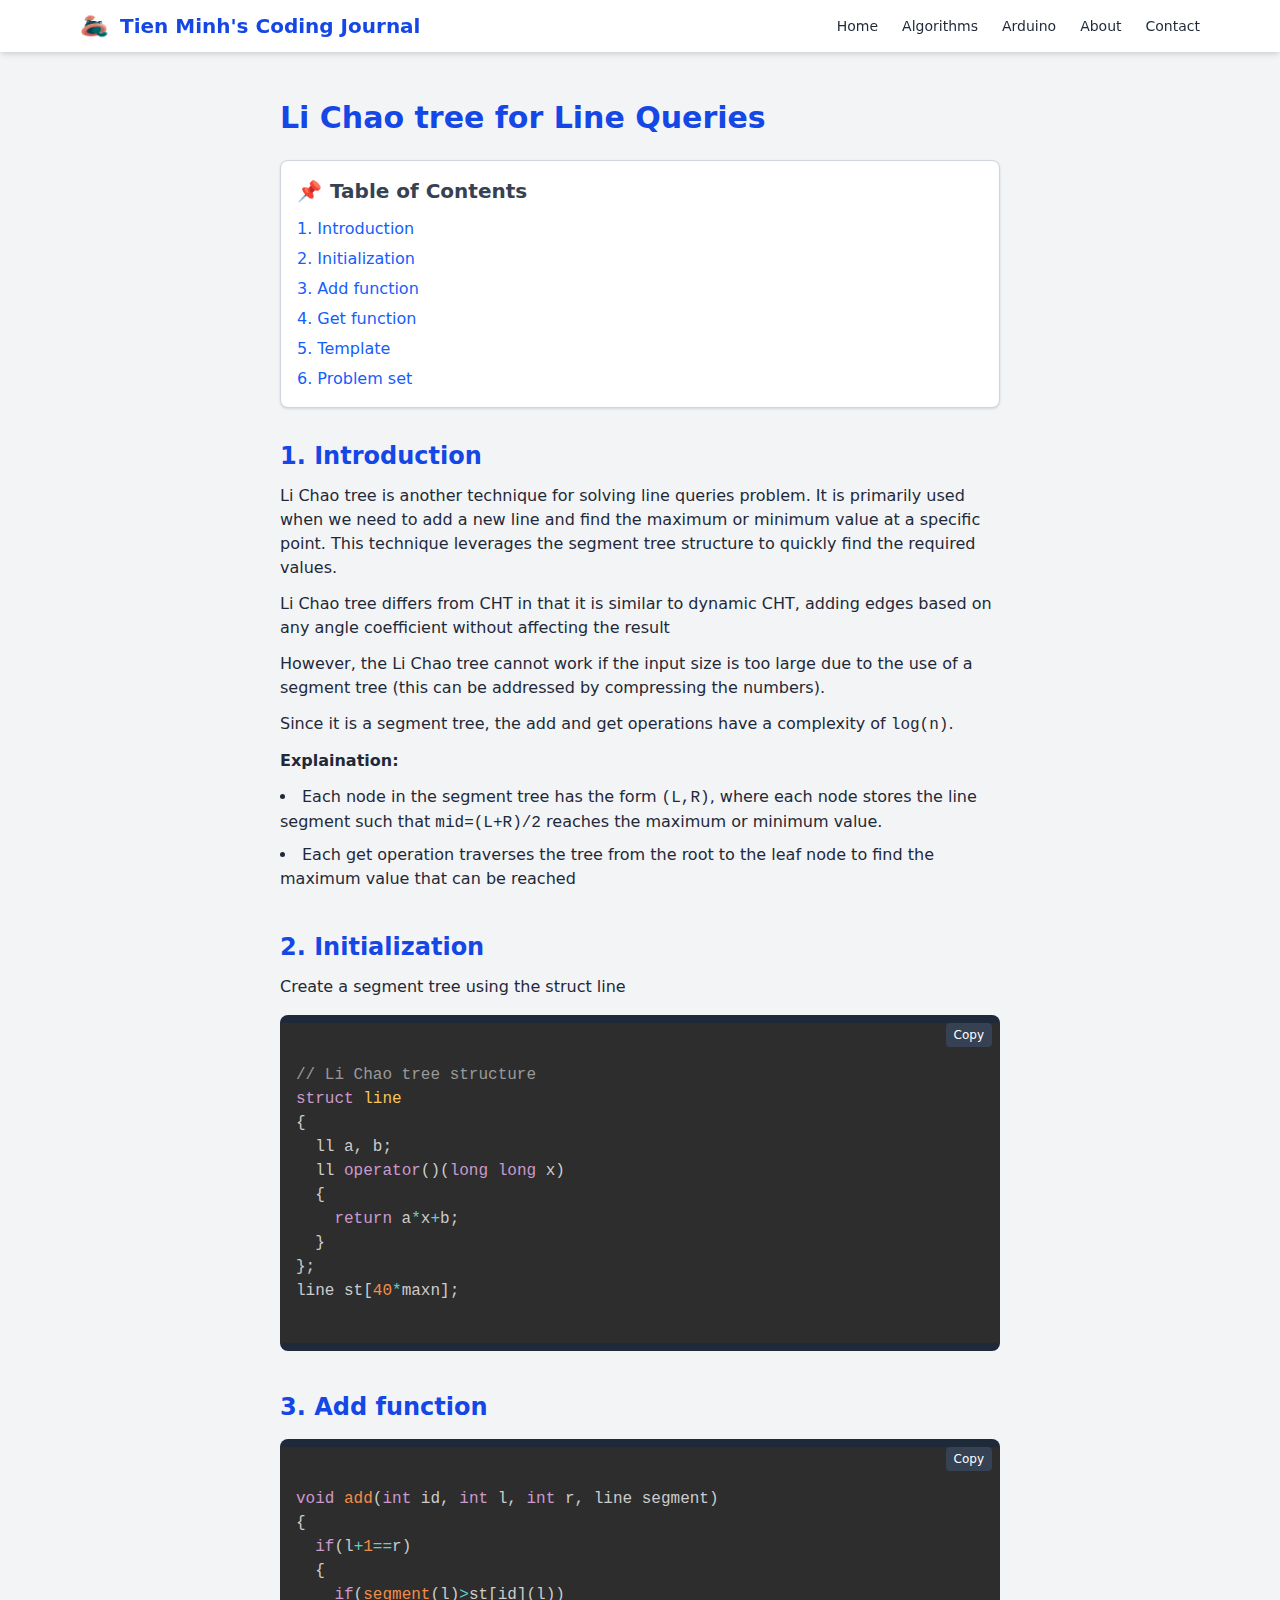
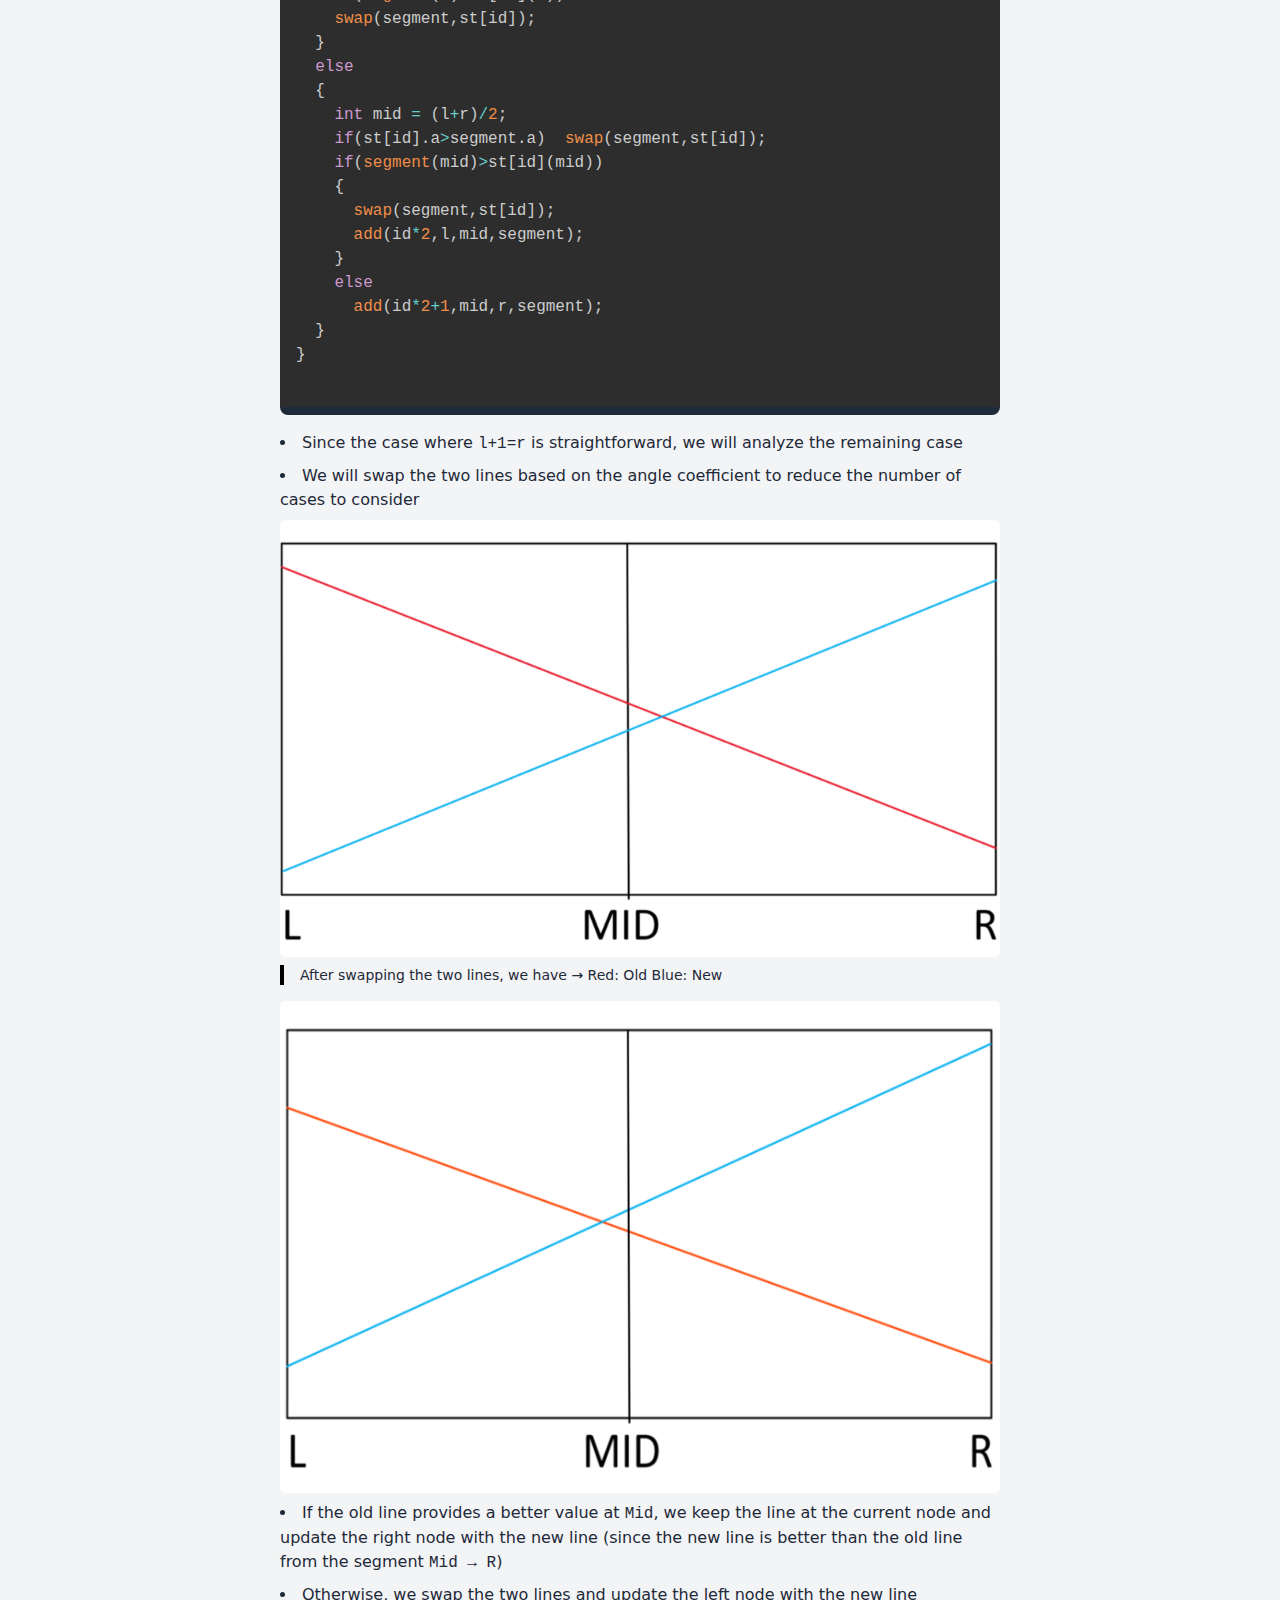
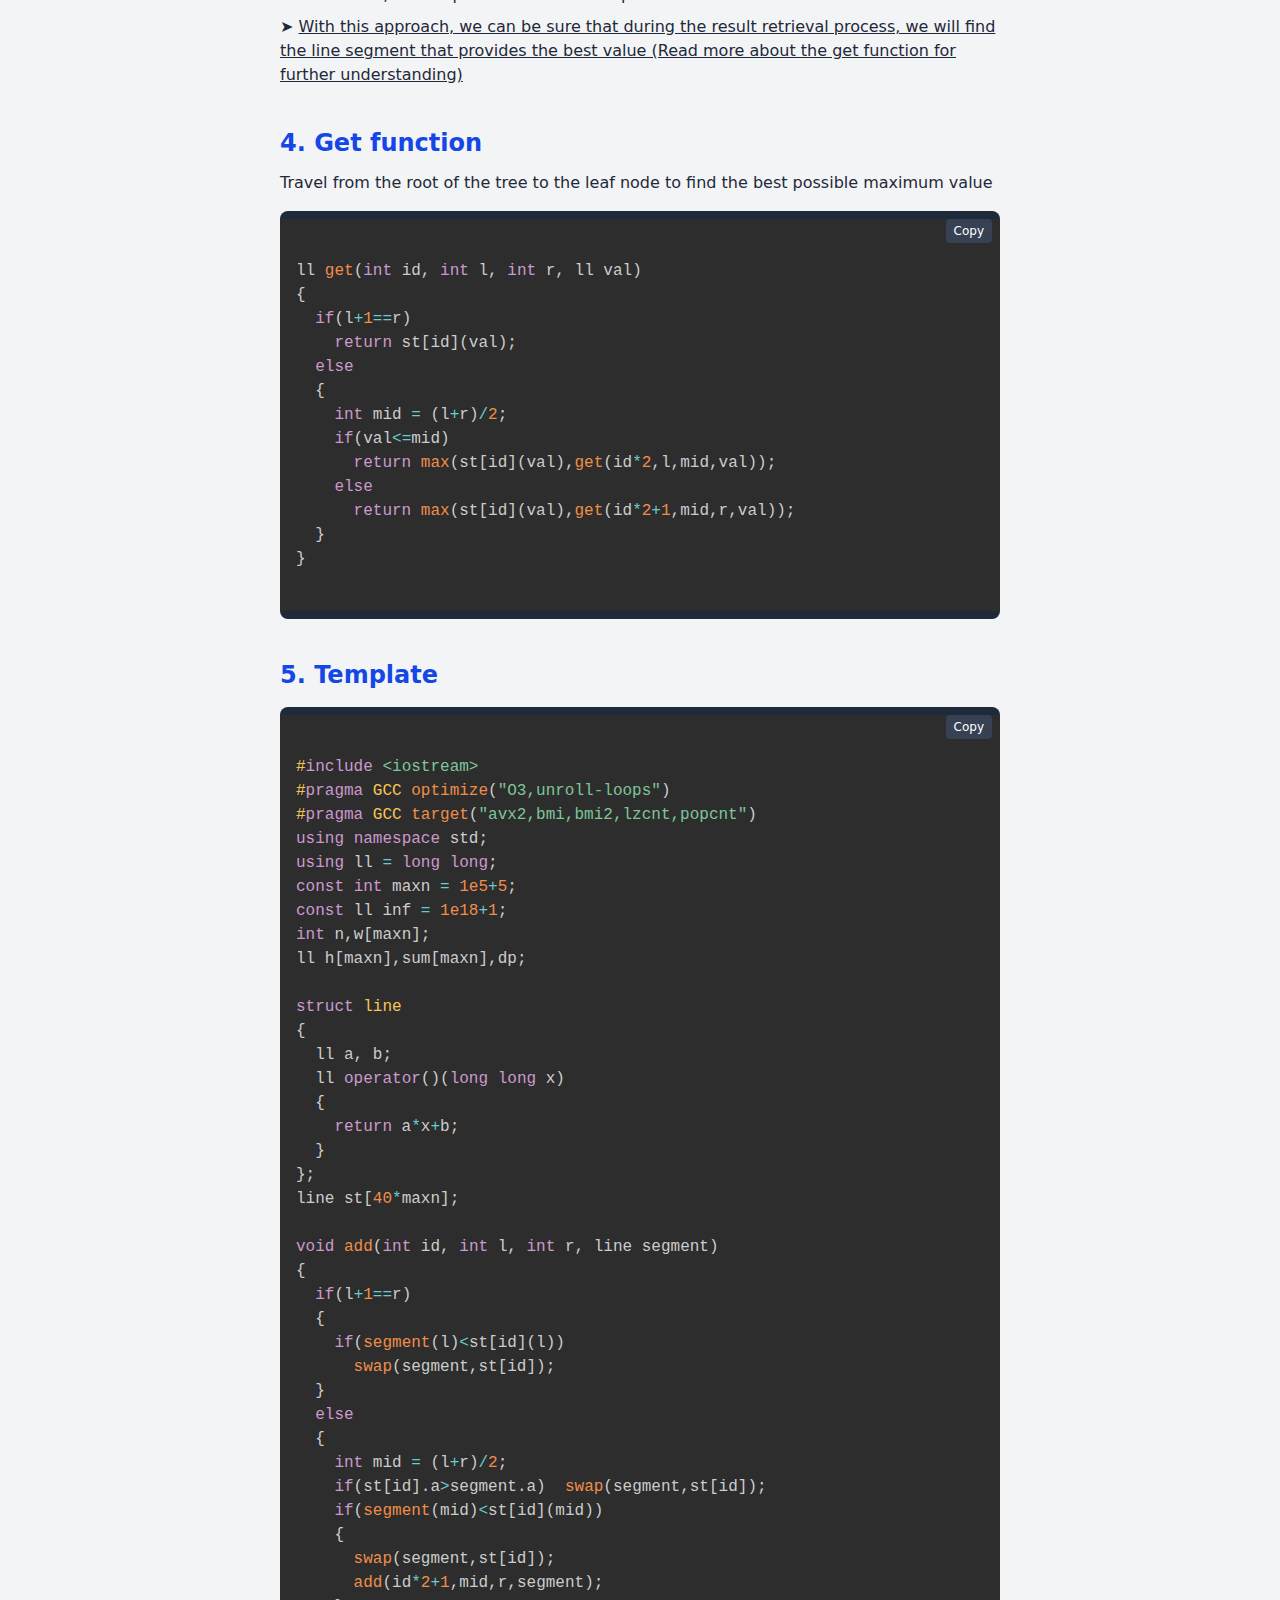
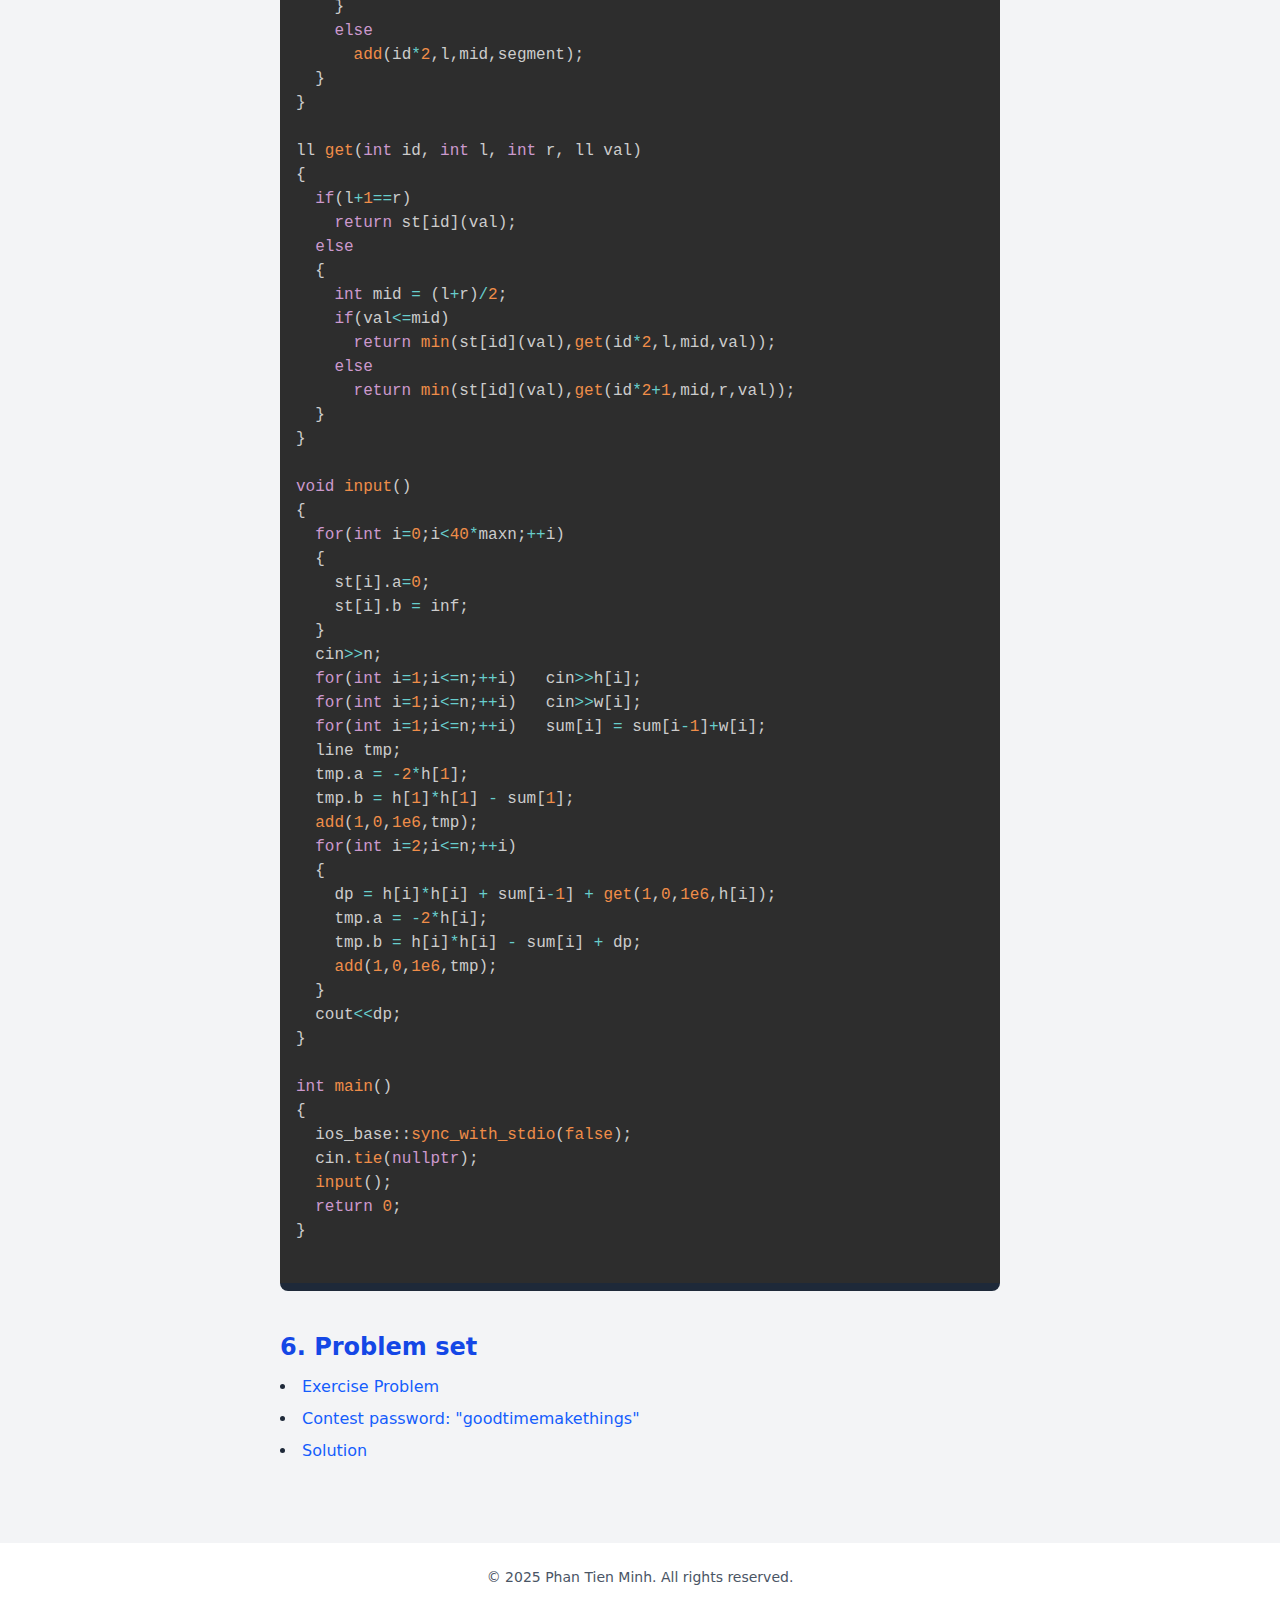
<file: algo/lichao/lichao.html>
<!DOCTYPE html>
<html lang="en">
<head>
  <link rel="icon" type="image/png" href="../../style/ava.png" />
  <link rel="canonical" href="https://mimicoder.site/algo/lichao/lichao.html" />
  <meta charset="UTF-8" />
  <title>Li Chao tree | Tien Minh's Coding Journal</title>
  <meta name="viewport" content="width=device-width, initial-scale=1.0" />
  <meta name="description" content="Learn how Li Chao tree optimizes queries over a set of linear functions. This article explains the algorithm's idea, implementation, and use cases in competitive programming, with clean code snippets and visuals." />
  <meta name="robots" content="index, follow" />
  <meta name="author" content="Tien Minh" />
  <!-- <script src="https://cdn.tailwindcss.com"></script>   -->
  <link href="../../style/output.css" rel="stylesheet"></head>
   <link href="../../prism/prism.css" rel="stylesheet" />

</head>

<body class="bg-gray-100 text-gray-800 font-sans">
  <!-- Navbar -->
<nav class="bg-white shadow-md sticky top-0 z-50">
  <div class="max-w-6xl mx-auto px-4 py-3 flex justify-between items-center">
    <!-- Logo + title -->
    <div class="flex items-center space-x-3">
      <img src="../../style/ava.png" alt="Logo" class="h-7 w-7 object-contain" />
      <h1 class="text-xl font-bold text-blue-700">Tien Minh's Coding Journal</h1>
    </div>

    <!-- Desktop nav links -->
    <div class="hidden md:flex space-x-6 text-sm">
      <a href="../../index.html#home" class="hover:text-blue-700">Home</a>
      <a href="../../index.html#algorithms" class="hover:text-blue-700">Algorithms</a>
      <a href="../../index.html#arduino" class="hover:text-blue-700">Arduino</a>
      <a href="../../index.html#about" class="hover:text-blue-700">About</a>
      <a href="../../index.html#contact" class="hover:text-blue-700">Contact</a>
    </div>

    <!-- Hamburger button -->
    <div class="md:hidden">
      <button id="menu-toggle" class="text-gray-700 focus:outline-none">
        <svg class="w-6 h-6" fill="none" stroke="currentColor" stroke-width="2"
             viewBox="0 0 24 24" xmlns="http://www.w3.org/2000/svg">
          <path stroke-linecap="round" stroke-linejoin="round"
                d="M4 6h16M4 12h16M4 18h16" />
        </svg>
      </button>
    </div>
  </div>

  <!-- Mobile nav links -->
  <div id="mobile-menu" class="md:hidden hidden px-4 pb-4 space-y-2 text-sm">
    <a href="../../index.html#home" class="block text-gray-700 hover:text-blue-700">Home</a>
    <a href="../../index.html#algorithms" class="block text-gray-700 hover:text-blue-700">Algorithms</a>
    <a href="../../index.html#arduino" class="block text-gray-700 hover:text-blue-700">Arduino</a>
    <a href="../../index.html#about" class="block text-gray-700 hover:text-blue-700">About</a>
    <a href="../../index.html#contact" class="block text-gray-700 hover:text-blue-700">Contact</a>
  </div>
</nav>

<!-- ############################################################################################################################ -->
  <!-- Blog content -->
  <section class="max-w-3xl mx-auto mt-12 px-6">
    <h2 class="text-3xl font-bold text-blue-700 mb-6">Li Chao tree for Line Queries</h2>

    <!-- Table of Contents -->
    <div class="border border-gray-300 rounded-lg bg-white shadow-sm p-4 mb-8">
      <h2 class="text-xl font-semibold flex items-center text-gray-700 mb-3">
        📌 <span class="ml-2">Table of Contents</span>
      </h2>
      <ul class="list-decimal list-inside space-y-1.5 text-blue-600 font-medium">
        <li><a href="#intro" class="hover:underline">Introduction</a></li>
        <li><a href="#structure" class="hover:underline">Initialization</a></li>
        <li><a href="#add" class="hover:underline">Add function</a></li>
        <li><a href="#get" class="hover:underline">Get function</a></li>
        <li><a href="#template" class="hover:underline">Template</a></li>
        <li><a href="#problems" class="hover:underline">Problem set</a></li>
      </ul>
    </div>  

    <!-- Section 1 -->
    <section id="intro" class="mb-10">
      <h2 class="text-2xl font-semibold text-blue-700 mb-3">1. Introduction</h2>
      <p class="mb-3">
        Li Chao tree is another technique for solving line queries problem. It is primarily used when we need to add a new line and find the maximum or minimum value at a specific point. This technique leverages the segment tree structure to quickly find the required values.      
      </p>
      <p class="mb-3">
        Li Chao tree differs from CHT in that it is similar to dynamic CHT, adding edges based on any angle coefficient without affecting the result
      </p>
      <p class="mb-3">
        However, the Li Chao tree cannot work if the input size is too large due to the use of a segment tree (this can be addressed by compressing the numbers).
      </p>
      <p class="mb-3">
        Since it is a segment tree, the add and get operations have a complexity of <code>log(n)</code>.
      </p>
      <p class="mb-3">
        <strong>Explaination:</strong>
      </p>
      <ul class="list-disc list-inside space-y-2 mb-2">
        <li>
          Each node in the segment tree has the form <code>(L,R)</code>, where each node stores the line segment such that <code>mid=(L+R)/2</code> reaches the maximum or minimum value.        </li>
        <li>
          Each get operation traverses the tree from the root to the leaf node to find the maximum value that can be reached        </li>
      </ul>
    </section>

    <!-- Section 2 -->   
    <section id="structure" class="mb-10">
      <h2 class="text-2xl font-semibold text-blue-700 mb-3">2. Initialization</h2>
      <p class="mb-3">
        Create a segment tree using the struct line
      </p>
      <div class="relative bg-gray-800 text-white rounded-lg overflow-hidden my-4">
        <button class="absolute top-2 right-2 text-xs px-2 py-1 bg-gray-700 hover:bg-gray-600 text-white rounded copy-btn">
          Copy
        </button>
        <pre class="language-cpp"><code class="language-cpp">
// Li Chao tree structure
struct line
{
  ll a, b;
  ll operator()(long long x)
  {
    return a*x+b;
  }
};
line st[40*maxn];
        </code></pre>
      </div>
    </section>

    <!-- Section 3 -->
    <section id="add" class="mb-10">
      <h2 class="text-2xl font-semibold text-blue-700 mb-3">3. Add function</h2>
      <div class="relative bg-gray-800 text-white rounded-lg overflow-hidden my-4">
        <button class="absolute top-2 right-2 text-xs px-2 py-1 bg-gray-700 hover:bg-gray-600 text-white rounded copy-btn">
          Copy
        </button>
        <pre class="language-cpp"><code class="language-cpp">
void add(int id, int l, int r, line segment)
{
  if(l+1==r)
  {
    if(segment(l)>st[id](l))
    swap(segment,st[id]);
  }
  else
  {
    int mid = (l+r)/2;
    if(st[id].a>segment.a)  swap(segment,st[id]);
    if(segment(mid)>st[id](mid))
    {
      swap(segment,st[id]);
      add(id*2,l,mid,segment);
    }
    else
      add(id*2+1,mid,r,segment);
  }
}
        </code></pre>
      </div>
      <ul class="list-disc list-inside space-y-2 mb-2">
        <li>
          Since the case where <code>l+1=r</code> is straightforward, we will analyze the remaining case
        </li>
        <li>
         We will swap the two lines based on the angle coefficient to reduce the number of cases to consider
        </li>
      </ul>
     
      <img src="1.png" alt="Convex vs Concave"class="rounded-md mb-2">

      <div class="border-l-4 border-black pl-4 text-sm text-gray-800 mb-4">
        After swapping the two lines, we have → Red: Old     Blue: New       </div>
      <img src="2.png" alt="Convex vs Concave"class="rounded-md mb-2">
      <ul class="list-disc list-inside space-y-2 mb-2">
        <li>
          If the old line provides a better value at <code>Mid</code>, we keep the line at the current node and update the right node with the new line (since the new line is better than the old line from the segment <code>Mid → R</code>)        
        </li>
        <li>
          Otherwise, we swap the two lines and update the left node with the new line      
        </li>
      </ul>
      <p class="mb-3">
        ➤ <u>With this approach, we can be sure that during the result retrieval process, we will find the line segment that provides the best value (Read more about the get function for further understanding)</u>      
      </p>
    </section>
            
     <!-- Section 4 -->
    <section id="get" class="mb-10">
      <h2 class="text-2xl font-semibold text-blue-700 mb-3">4. Get function</h2>
      
      <p class="mb-3">
        Travel from the root of the tree to the leaf node to find the best possible maximum value      
      </p>
      
     <div class="relative bg-gray-800 text-white rounded-lg overflow-hidden my-4">
        <button class="absolute top-2 right-2 text-xs px-2 py-1 bg-gray-700 hover:bg-gray-600 text-white rounded copy-btn">
          Copy
        </button>
        <pre class="language-cpp"><code class="language-cpp">
ll get(int id, int l, int r, ll val)
{
  if(l+1==r)
    return st[id](val);
  else
  {
    int mid = (l+r)/2;
    if(val<=mid)
      return max(st[id](val),get(id*2,l,mid,val));
    else
      return max(st[id](val),get(id*2+1,mid,r,val));
  }
}
        </code></pre>
      </div>
    </section>

    <!-- Section 5 -->
    <section id="template" class="mb-10">
      <h2 class="text-2xl font-semibold text-blue-700 mb-3">5. Template</h2>
      <div class="relative bg-gray-800 text-white rounded-lg overflow-hidden my-4">
        <button class="absolute top-2 right-2 text-xs px-2 py-1 bg-gray-700 hover:bg-gray-600 text-white rounded copy-btn">
          Copy
        </button>
        <pre class="language-cpp"><code class="language-cpp">
#include &lt;iostream&gt;
#pragma GCC optimize("O3,unroll-loops")
#pragma GCC target("avx2,bmi,bmi2,lzcnt,popcnt")
using namespace std;
using ll = long long;
const int maxn = 1e5+5;
const ll inf = 1e18+1;
int n,w[maxn];
ll h[maxn],sum[maxn],dp;

struct line
{
  ll a, b;
  ll operator()(long long x)
  {
    return a*x+b;
  }
};
line st[40*maxn];

void add(int id, int l, int r, line segment)
{
  if(l+1==r)
  {
    if(segment(l)&lt;st[id](l))
      swap(segment,st[id]);
  }
  else
  {
    int mid = (l+r)/2;
    if(st[id].a&gt;segment.a)  swap(segment,st[id]);
    if(segment(mid)&lt;st[id](mid))
    {
      swap(segment,st[id]);
      add(id*2+1,mid,r,segment);
    }
    else
      add(id*2,l,mid,segment);
  }
}

ll get(int id, int l, int r, ll val)
{
  if(l+1==r)
    return st[id](val);
  else
  {
    int mid = (l+r)/2;
    if(val&lt;=mid)
      return min(st[id](val),get(id*2,l,mid,val));
    else
      return min(st[id](val),get(id*2+1,mid,r,val));
  }
}

void input()
{
  for(int i=0;i&lt;40*maxn;++i)
  {
    st[i].a=0;
    st[i].b = inf;
  }
  cin&gt;&gt;n;
  for(int i=1;i&lt;=n;++i)   cin&gt;&gt;h[i];
  for(int i=1;i&lt;=n;++i)   cin&gt;&gt;w[i];
  for(int i=1;i&lt;=n;++i)   sum[i] = sum[i-1]+w[i];
  line tmp;
  tmp.a = -2*h[1];
  tmp.b = h[1]*h[1] - sum[1];
  add(1,0,1e6,tmp);
  for(int i=2;i&lt;=n;++i)
  {
    dp = h[i]*h[i] + sum[i-1] + get(1,0,1e6,h[i]);
    tmp.a = -2*h[i];
    tmp.b = h[i]*h[i] - sum[i] + dp;
    add(1,0,1e6,tmp);
  }
  cout&lt;&lt;dp;
}

int main()
{
  ios_base::sync_with_stdio(false);
  cin.tie(nullptr);
  input();
  return 0;
}
        </code></pre>
      </div>
    </section>

    <!-- Section 7 -->
    <section id="problems" class="mb-10">
      <h2 class="text-2xl font-semibold text-blue-700 mb-3">6. Problem set</h2>
      <ul class="list-disc list-inside space-y-2 mb-2">
        <li><a href="https://vjudge.net/contest/629154#problem/I" class="text-blue-600 hover:underline">Exercise Problem</a></li>
        <li><a class="text-blue-600">Contest password: "goodtimemakethings"</a></li>
        <li><a href="https://vjudge.net/solution/51861829/mZHLSZVc5Gk943eGFG2P" class="text-blue-600 hover:underline">Solution</a></li>
      </ul>
    </section>

  </section>
  <!-- ############################################################################################################################ -->
  <!-- Footer -->
  <footer class="mt-20 bg-white text-center py-6 text-gray-600 text-sm">
    © 2025 Phan Tien Minh. All rights reserved.
  </footer>

<!-- Responsive navbar   -->
<script>
  const toggleBtn = document.getElementById("menu-toggle");
  const mobileMenu = document.getElementById("mobile-menu");

  toggleBtn.addEventListener("click", () => {
    mobileMenu.classList.toggle("hidden");
  });
</script>
<script src="../../prism/prism.js"></script>
<script>
  document.querySelectorAll('.copy-btn').forEach(btn => {
    btn.addEventListener('click', () => {
      const code = btn.nextElementSibling.querySelector('code').innerText;

      navigator.clipboard.writeText(code).then(() => {
        btn.textContent = 'Copied!';
        setTimeout(() => {
          btn.textContent = 'Copy';
        }, 1500);
      }).catch(err => {
        console.error('Failed to copy: ', err);
      });
    });
  });
</script>
</body>
</html>
</file>
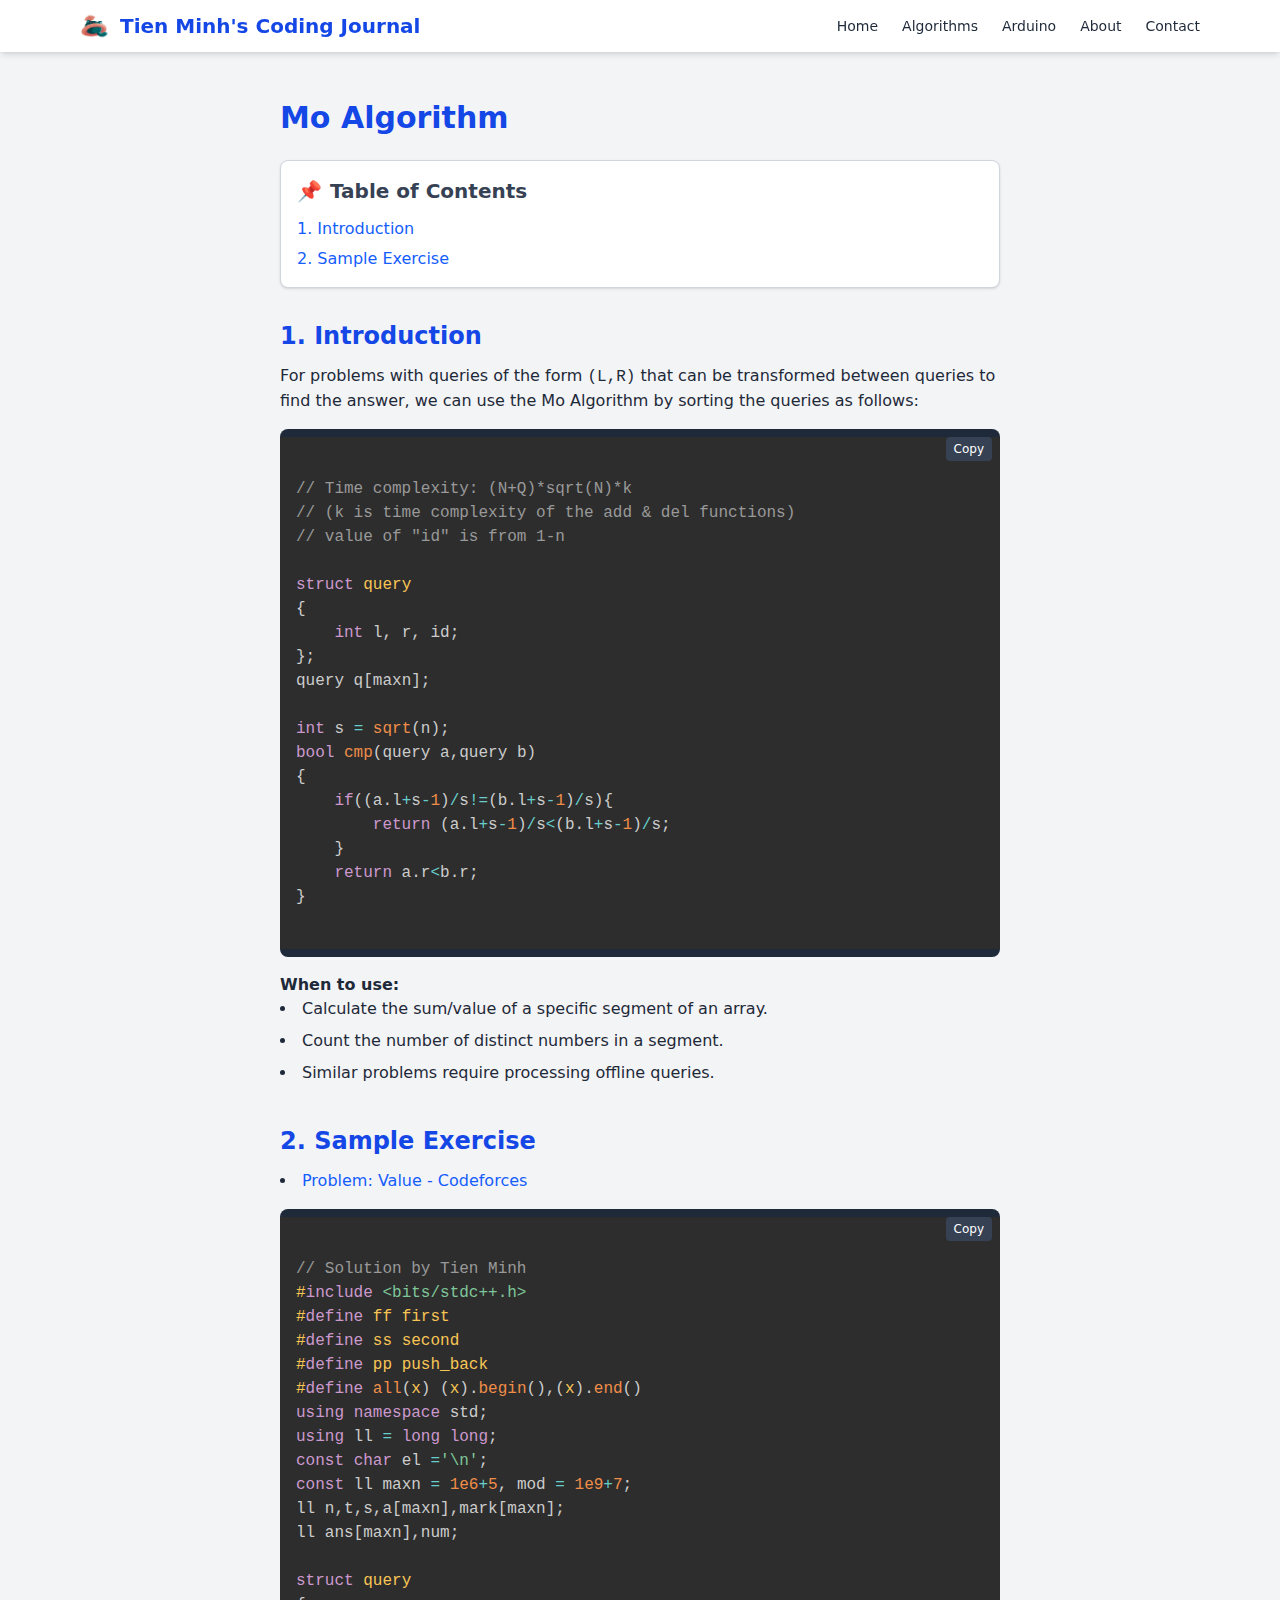
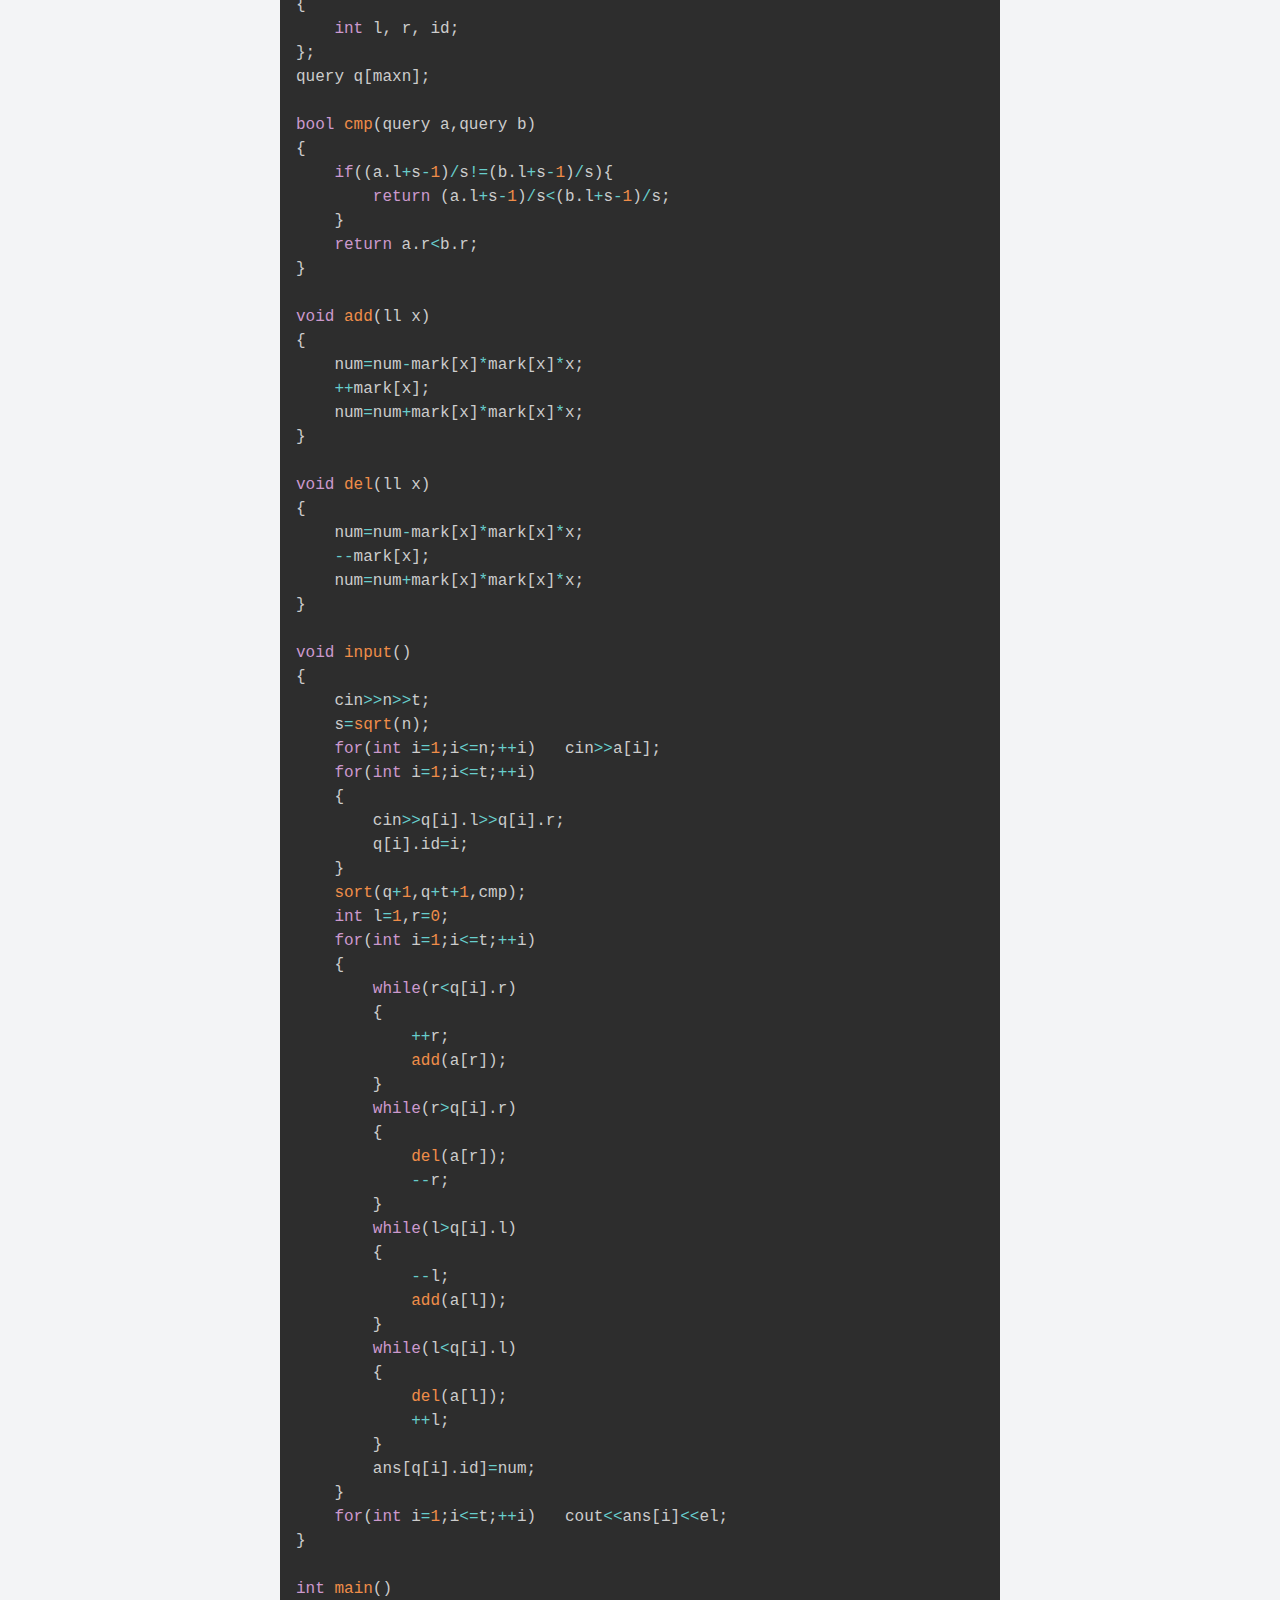
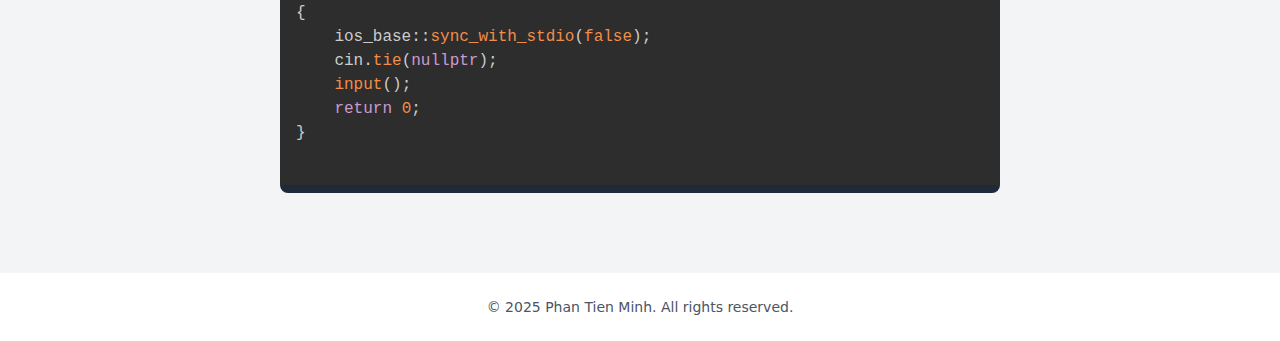
<file: algo/mo/mo.html>
<!DOCTYPE html>
<html lang="en">
<head>
  <link rel="icon" type="image/png" href="../../style/ava.png" />
  <link rel="canonical" href="https://mimicoder.site/algo/mo/mo.html" />
  <meta charset="UTF-8" />
  <title>Mo Algorithm | Tien Minh's Coding Journal</title>
  <meta name="viewport" content="width=device-width, initial-scale=1.0" />
  <meta name="description" content="Mo's algorithm efficiently answers offline range queries on an array by reordering them to minimize redundant computations." />
  <meta name="robots" content="index, follow" />
  <meta name="author" content="Tien Minh" />
  <!-- <script src="https://cdn.tailwindcss.com"></script>   -->
  <link href="../../style/output.css" rel="stylesheet"></head>
   <link href="../../prism/prism.css" rel="stylesheet" />

</head>

<body class="bg-gray-100 text-gray-800 font-sans">
  <!-- Navbar -->
<nav class="bg-white shadow-md sticky top-0 z-50">
  <div class="max-w-6xl mx-auto px-4 py-3 flex justify-between items-center">
    <!-- Logo + title -->
    <div class="flex items-center space-x-3">
      <img src="../../style/ava.png" alt="Logo" class="h-7 w-7 object-contain" />
      <h1 class="text-xl font-bold text-blue-700">Tien Minh's Coding Journal</h1>
    </div>

    <!-- Desktop nav links -->
    <div class="hidden md:flex space-x-6 text-sm">
      <a href="../../index.html#home" class="hover:text-blue-700">Home</a>
      <a href="../../index.html#algorithms" class="hover:text-blue-700">Algorithms</a>
      <a href="../../index.html#arduino" class="hover:text-blue-700">Arduino</a>
      <a href="../../index.html#about" class="hover:text-blue-700">About</a>
      <a href="../../index.html#contact" class="hover:text-blue-700">Contact</a>
    </div>

    <!-- Hamburger button -->
    <div class="md:hidden">
      <button id="menu-toggle" class="text-gray-700 focus:outline-none">
        <svg class="w-6 h-6" fill="none" stroke="currentColor" stroke-width="2"
             viewBox="0 0 24 24" xmlns="http://www.w3.org/2000/svg">
          <path stroke-linecap="round" stroke-linejoin="round"
                d="M4 6h16M4 12h16M4 18h16" />
        </svg>
      </button>
    </div>
  </div>

  <!-- Mobile nav links -->
  <div id="mobile-menu" class="md:hidden hidden px-4 pb-4 space-y-2 text-sm">
    <a href="../../index.html#home" class="block text-gray-700 hover:text-blue-700">Home</a>
    <a href="../../index.html#algorithms" class="block text-gray-700 hover:text-blue-700">Algorithms</a>
    <a href="../../index.html#arduino" class="block text-gray-700 hover:text-blue-700">Arduino</a>
    <a href="../../index.html#about" class="block text-gray-700 hover:text-blue-700">About</a>
    <a href="../../index.html#contact" class="block text-gray-700 hover:text-blue-700">Contact</a>
  </div>
</nav>

<!-- ############################################################################################################################ -->
  <!-- Blog content -->
  <section class="max-w-3xl mx-auto mt-12 px-6">
    <h2 class="text-3xl font-bold text-blue-700 mb-6">Mo Algorithm</h2>

    <!-- Table of Contents -->
    <div class="border border-gray-300 rounded-lg bg-white shadow-sm p-4 mb-8">
      <h2 class="text-xl font-semibold flex items-center text-gray-700 mb-3">
        📌 <span class="ml-2">Table of Contents</span>
      </h2>
      <ul class="list-decimal list-inside space-y-1.5 text-blue-600 font-medium">
        <li><a href="#intro" class="hover:underline">Introduction</a></li>
        <li><a href="#sample" class="hover:underline">Sample Exercise</a></li>
      </ul>
    </div>  

    <!-- Section 1 -->
    <section id="intro" class="mb-10">
      <h2 class="text-2xl font-semibold text-blue-700 mb-3">1. Introduction</h2>
      <p class="mb-3">
        For problems with queries of the form <code>(L,R)</code> that can be transformed between queries to find the answer, we can use the Mo Algorithm by sorting the queries as follows: </p>
      <p class="mb-3">
        <div class="relative bg-gray-800 text-white rounded-lg overflow-hidden my-4">
        <button class="absolute top-2 right-2 text-xs px-2 py-1 bg-gray-700 hover:bg-gray-600 text-white rounded copy-btn">
          Copy
        </button>
        <pre class="language-cpp"><code class="language-cpp">
// Time complexity: (N+Q)*sqrt(N)*k 
// (k is time complexity of the add & del functions)
// value of "id" is from 1-n

struct query
{
    int l, r, id;
};
query q[maxn];

int s = sqrt(n);
bool cmp(query a,query b)
{
    if((a.l+s-1)/s!=(b.l+s-1)/s){
        return (a.l+s-1)/s&lt;(b.l+s-1)/s;
    }
    return a.r&lt;b.r;
}
        </code></pre>
      </div>
        <strong>When to use: </strong></p>
        <ul class="list-disc list-inside space-y-2 mb-2">
        <li>
            Calculate the sum/value of a specific segment of an array.        </li>
        <li>
            Count the number of distinct numbers in a segment.        </li>
        <li>
            Similar problems require processing offline queries.        </li>
      </ul>
    </section>

    <!-- Section 2 -->   
    <section id="sample" class="mb-10">
      <h2 class="text-2xl font-semibold text-blue-700 mb-3">2. Sample Exercise</h2>

      <ul class="list-disc list-inside space-y-2 mb-2">
        <li><a href="https://codeforces.com/group/w6L8aCVJN3/contest/525944/problem/C" class="text-blue-600 hover:underline">Problem: Value - Codeforces</a></li></ul>
      <div class="relative bg-gray-800 text-white rounded-lg overflow-hidden my-4">
        <button class="absolute top-2 right-2 text-xs px-2 py-1 bg-gray-700 hover:bg-gray-600 text-white rounded copy-btn">
          Copy
        </button>
        <pre class="language-cpp"><code class="language-cpp">
// Solution by Tien Minh
#include &lt;bits/stdc++.h&gt;
#define ff first
#define ss second
#define pp push_back
#define all(x) (x).begin(),(x).end()
using namespace std;
using ll = long long;
const char el ='\n';
const ll maxn = 1e6+5, mod = 1e9+7;
ll n,t,s,a[maxn],mark[maxn];
ll ans[maxn],num;

struct query
{
    int l, r, id;
};
query q[maxn];

bool cmp(query a,query b)
{
    if((a.l+s-1)/s!=(b.l+s-1)/s){
        return (a.l+s-1)/s&lt;(b.l+s-1)/s;
    }
    return a.r&lt;b.r;
}

void add(ll x)
{
    num=num-mark[x]*mark[x]*x;
    ++mark[x];
    num=num+mark[x]*mark[x]*x;
}

void del(ll x)
{
    num=num-mark[x]*mark[x]*x;
    --mark[x];
    num=num+mark[x]*mark[x]*x;
}

void input()
{
    cin&gt;&gt;n&gt;&gt;t;
    s=sqrt(n);
    for(int i=1;i&lt;=n;++i)   cin&gt;&gt;a[i];
    for(int i=1;i&lt;=t;++i)
    {
        cin&gt;&gt;q[i].l&gt;&gt;q[i].r;
        q[i].id=i;
    }
    sort(q+1,q+t+1,cmp);
    int l=1,r=0;
    for(int i=1;i&lt;=t;++i)
    {
        while(r&lt;q[i].r)
        {
            ++r;
            add(a[r]);
        }
        while(r&gt;q[i].r)
        {
            del(a[r]);
            --r;
        }
        while(l&gt;q[i].l)
        {
            --l;
            add(a[l]);
        }
        while(l&lt;q[i].l)
        {
            del(a[l]);
            ++l;
        }
        ans[q[i].id]=num;
    }
    for(int i=1;i&lt;=t;++i)   cout&lt;&lt;ans[i]&lt;&lt;el;
}

int main()
{
    ios_base::sync_with_stdio(false);
    cin.tie(nullptr);
    input();
    return 0;
}
        </code></pre>
      </div>
    </section>

  </section>
  <!-- ############################################################################################################################ -->
  <!-- Footer -->
  <footer class="mt-20 bg-white text-center py-6 text-gray-600 text-sm">
    © 2025 Phan Tien Minh. All rights reserved.
  </footer>

<!-- Responsive navbar   -->
<script>
  const toggleBtn = document.getElementById("menu-toggle");
  const mobileMenu = document.getElementById("mobile-menu");

  toggleBtn.addEventListener("click", () => {
    mobileMenu.classList.toggle("hidden");
  });
</script>
<script src="../../prism/prism.js"></script>
<script>
  document.querySelectorAll('.copy-btn').forEach(btn => {
    btn.addEventListener('click', () => {
      const code = btn.nextElementSibling.querySelector('code').innerText;

      navigator.clipboard.writeText(code).then(() => {
        btn.textContent = 'Copied!';
        setTimeout(() => {
          btn.textContent = 'Copy';
        }, 1500);
      }).catch(err => {
        console.error('Failed to copy: ', err);
      });
    });
  });
</script>
</body>
</html>
</file>
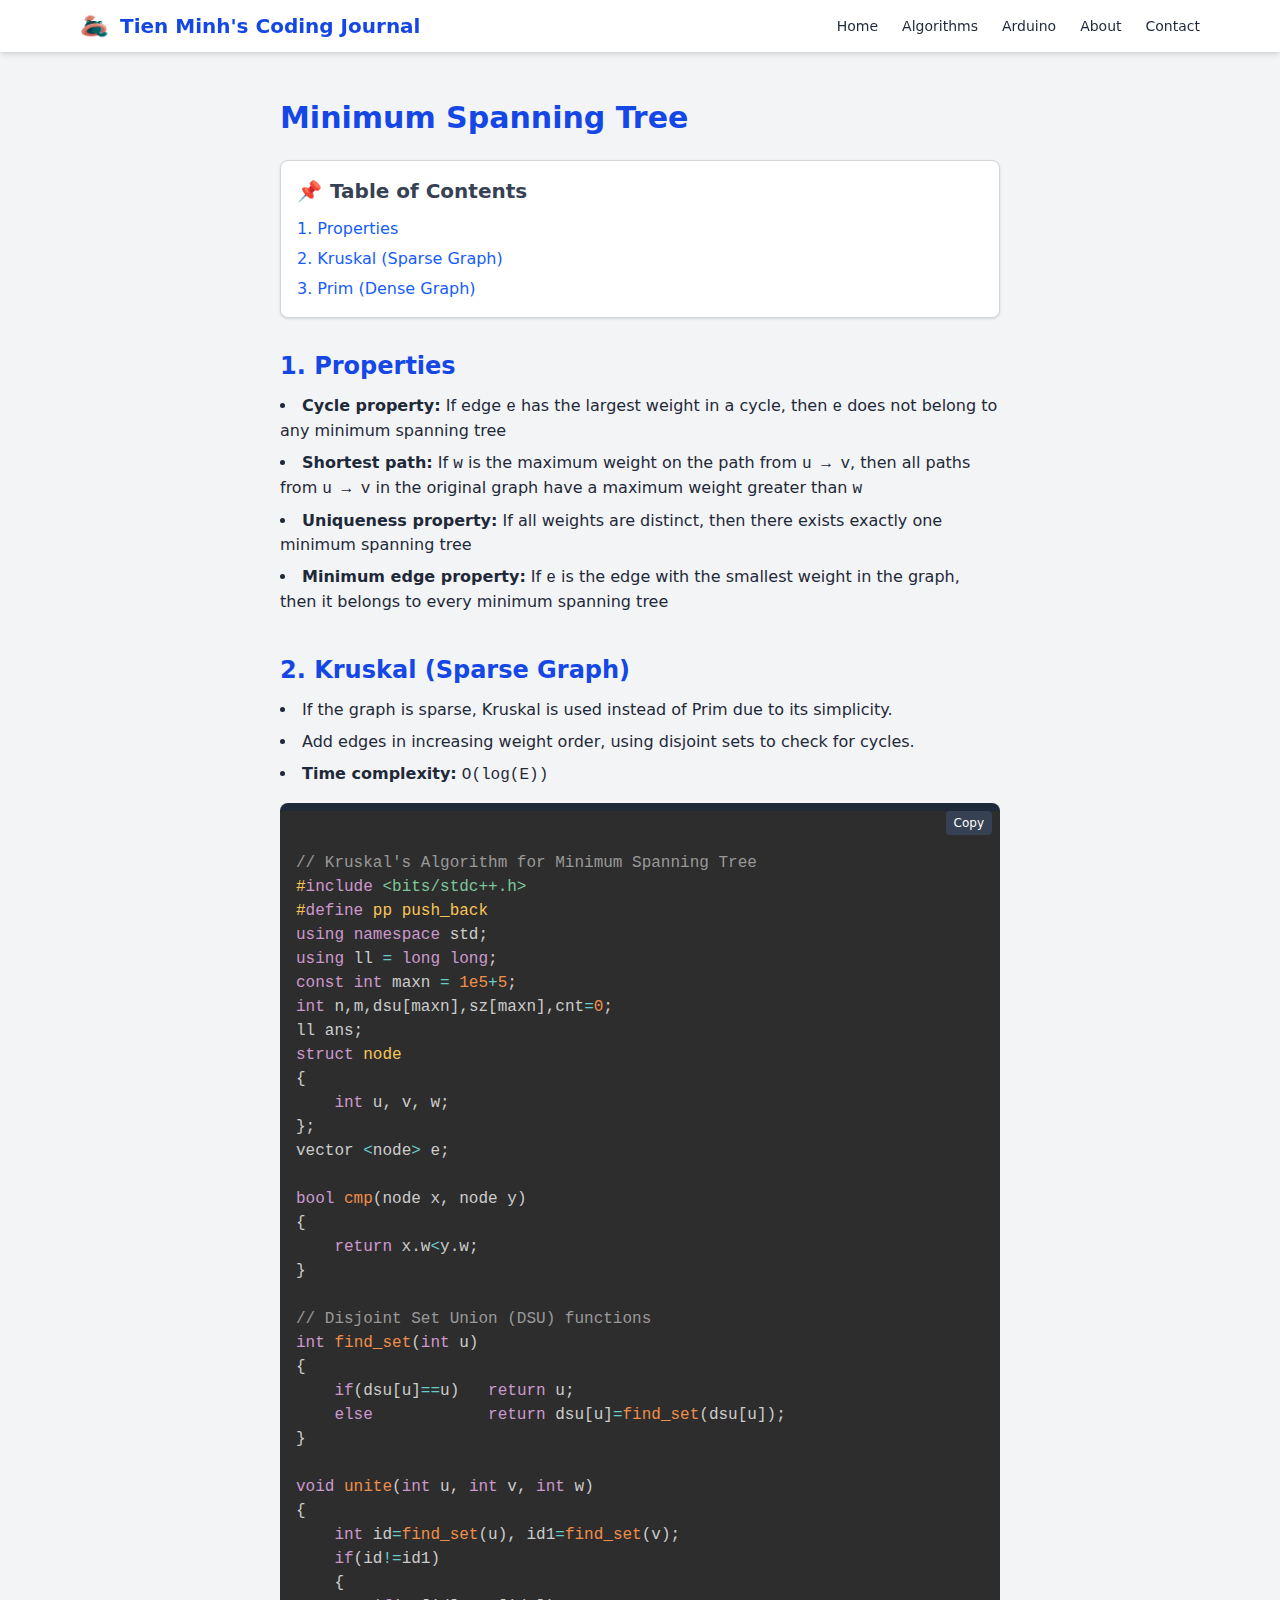
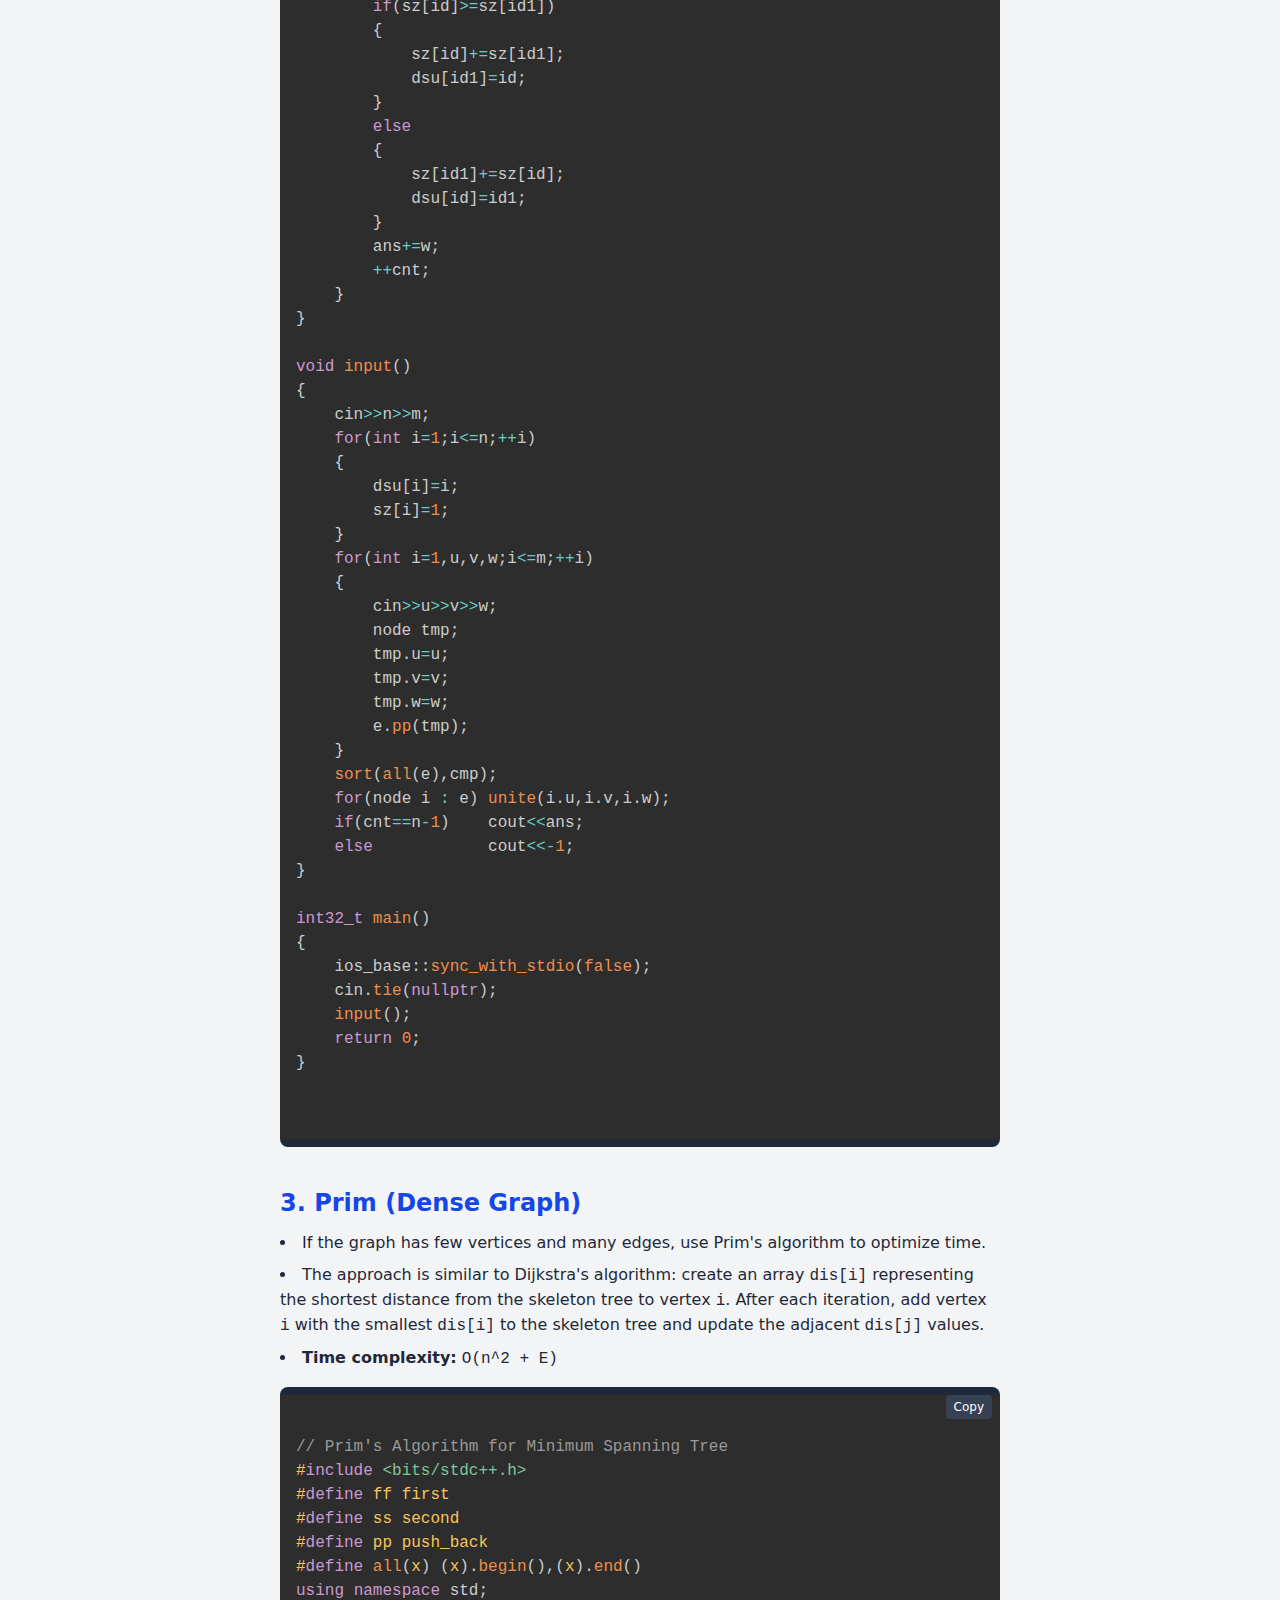
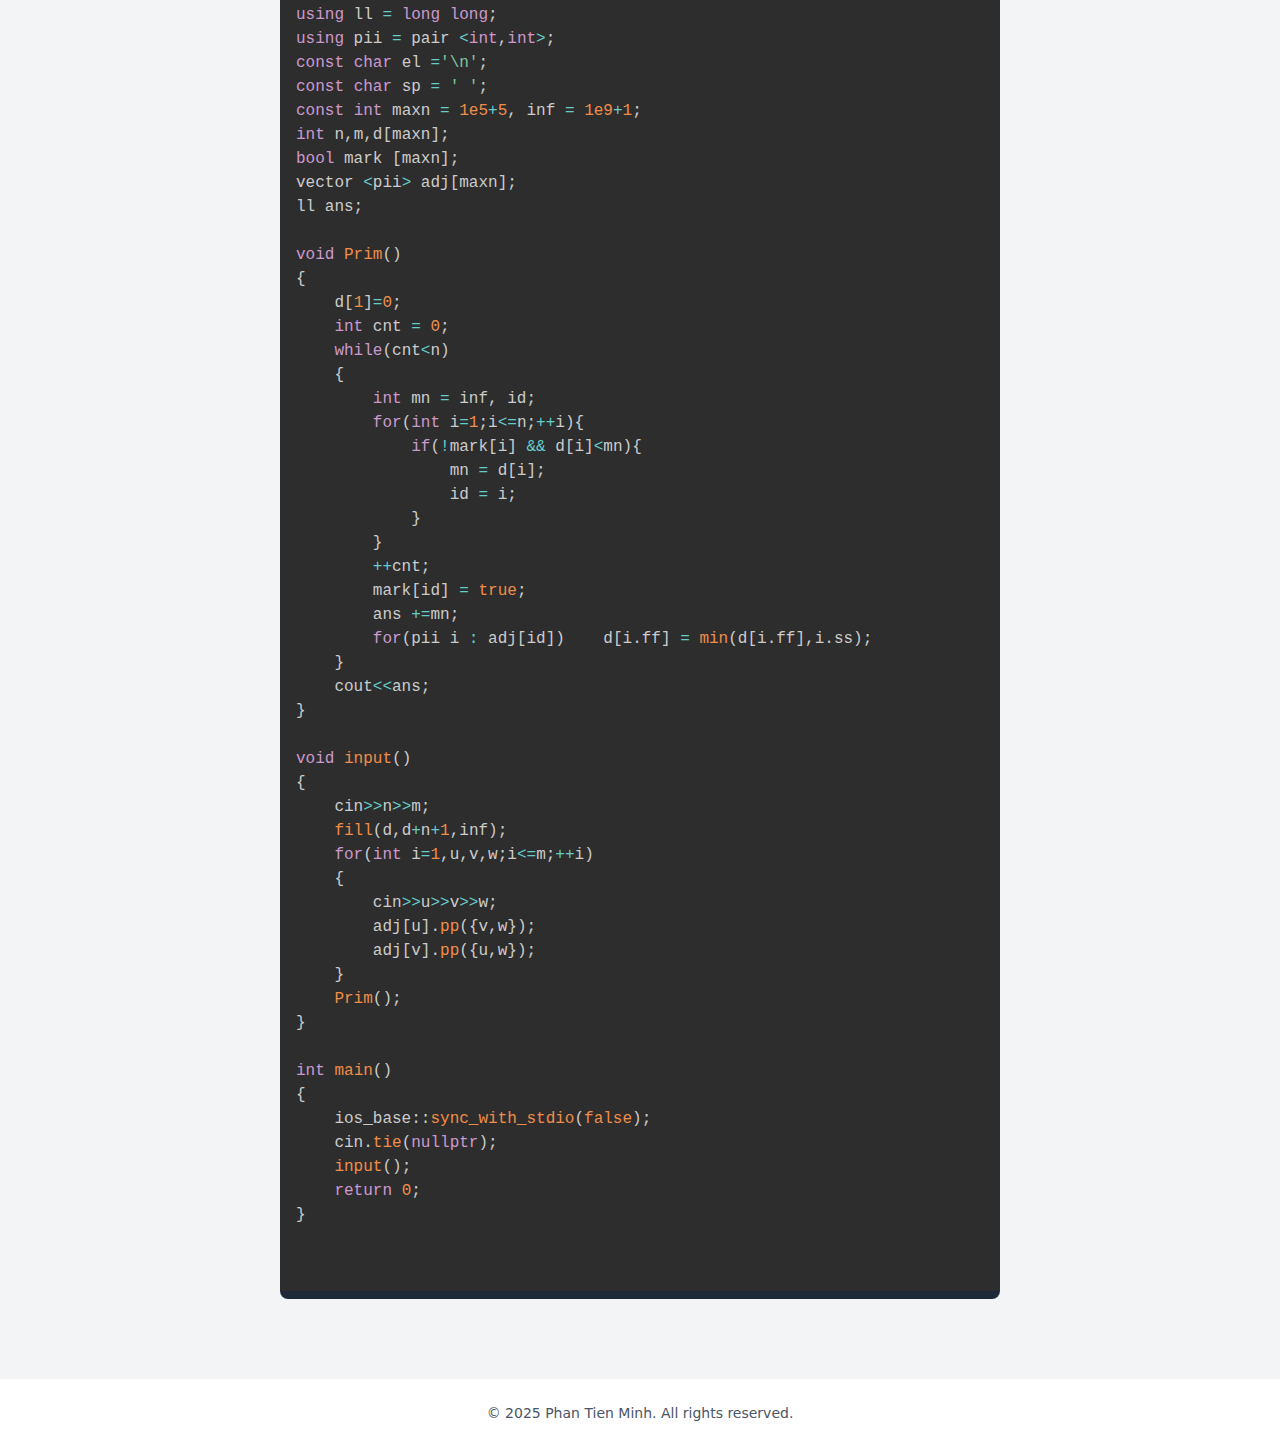
<file: algo/mst/mst.html>
<!DOCTYPE html>
<html lang="en">
<head>
  <link rel="icon" type="image/png" href="../../style/ava.png" />
  <link rel="canonical" href="https://mimicoder.site/algo/mst/mstt.html" />
  <meta charset="UTF-8" />
  <title>Minimum Spanning Tree | Tien Minh's Coding Journal</title>
  <meta name="viewport" content="width=device-width, initial-scale=1.0" />
  <meta name="description" content="Learn how to find the most cost-effective way to connect all points in a network" />
  <meta name="robots" content="index, follow" />
  <meta name="author" content="Tien Minh" />
  <!-- <script src="https://cdn.tailwindcss.com"></script>   -->
  <link href="../../style/output.css" rel="stylesheet"></head>
   <link href="../../prism/prism.css" rel="stylesheet" />

</head>

<body class="bg-gray-100 text-gray-800 font-sans">
  <!-- Navbar -->
<nav class="bg-white shadow-md sticky top-0 z-50">
  <div class="max-w-6xl mx-auto px-4 py-3 flex justify-between items-center">
    <!-- Logo + title -->
    <div class="flex items-center space-x-3">
      <img src="../../style/ava.png" alt="Logo" class="h-7 w-7 object-contain" />
      <h1 class="text-xl font-bold text-blue-700">Tien Minh's Coding Journal</h1>
    </div>

    <!-- Desktop nav links -->
    <div class="hidden md:flex space-x-6 text-sm">
      <a href="../../index.html#home" class="hover:text-blue-700">Home</a>
      <a href="../../index.html#algorithms" class="hover:text-blue-700">Algorithms</a>
      <a href="../../index.html#arduino" class="hover:text-blue-700">Arduino</a>
      <a href="../../index.html#about" class="hover:text-blue-700">About</a>
      <a href="../../index.html#contact" class="hover:text-blue-700">Contact</a>
    </div>

    <!-- Hamburger button -->
    <div class="md:hidden">
      <button id="menu-toggle" class="text-gray-700 focus:outline-none">
        <svg class="w-6 h-6" fill="none" stroke="currentColor" stroke-width="2"
             viewBox="0 0 24 24" xmlns="http://www.w3.org/2000/svg">
          <path stroke-linecap="round" stroke-linejoin="round"
                d="M4 6h16M4 12h16M4 18h16" />
        </svg>
      </button>
    </div>
  </div>

  <!-- Mobile nav links -->
  <div id="mobile-menu" class="md:hidden hidden px-4 pb-4 space-y-2 text-sm">
    <a href="../../index.html#home" class="block text-gray-700 hover:text-blue-700">Home</a>
    <a href="../../index.html#algorithms" class="block text-gray-700 hover:text-blue-700">Algorithms</a>
    <a href="../../index.html#arduino" class="block text-gray-700 hover:text-blue-700">Arduino</a>
    <a href="../../index.html#about" class="block text-gray-700 hover:text-blue-700">About</a>
    <a href="../../index.html#contact" class="block text-gray-700 hover:text-blue-700">Contact</a>
  </div>
</nav>

<!-- ############################################################################################################################ -->
  <!-- Blog content -->
  <section class="max-w-3xl mx-auto mt-12 px-6">
    <h2 class="text-3xl font-bold text-blue-700 mb-6">Minimum Spanning Tree</h2>

    <!-- Table of Contents -->
    <div class="border border-gray-300 rounded-lg bg-white shadow-sm p-4 mb-8">
      <h2 class="text-xl font-semibold flex items-center text-gray-700 mb-3">
        📌 <span class="ml-2">Table of Contents</span>
      </h2>
      <ul class="list-decimal list-inside space-y-1.5 text-blue-600 font-medium">
        <li><a href="#prob" class="hover:underline">Properties</a></li>
        <li><a href="#krus" class="hover:underline">Kruskal (Sparse Graph)</a></li>
        <li><a href="#prim" class="hover:underline">Prim (Dense Graph)</a></li>
      </ul>
    </div>  

    <!-- Section 1 -->
    <section id="prob" class="mb-10">
      <h2 class="text-2xl font-semibold text-blue-700 mb-3">1. Properties</h2>
      <ul class="list-disc list-inside space-y-2 mb-2">
        <li>
          <strong>Cycle property:</strong> If edge <code>e</code> has the largest weight in a cycle, then <code>e</code> does not belong to any minimum spanning tree
        </li>
        <li>
          <strong>Shortest path:</strong> If <code>w</code> is the maximum weight on the path from <code>u → v</code>, then all paths from <code>u → v</code> in the original graph have a maximum weight greater than <code>w</code>
        </li>        
        <li>
          <strong>Uniqueness property:</strong> If all weights are distinct, then there exists exactly one minimum spanning tree
        </li>        
        <li>
          <strong>Minimum edge property:</strong>  If <code>e</code> is the edge with the smallest weight in the graph, then it belongs to every minimum spanning tree
        </li>        
      </ul>
    </section>

    <!-- Section 2 -->   
    <section id="krus" class="mb-10">
      <h2 class="text-2xl font-semibold text-blue-700 mb-3">2. Kruskal (Sparse Graph)</h2>
        <ul class="list-disc list-inside space-y-2 mb-2">
        <li>
            If the graph is sparse, Kruskal is used instead of Prim due to its simplicity.        </li>
        <li>
            Add edges in increasing weight order, using disjoint sets to check for cycles.        </li>          
        <li>
            <strong>Time complexity:</strong> <code>O(log(E))</code>        </li>
        </ul>
        <div class="relative bg-gray-800 text-white rounded-lg overflow-hidden my-4">
        <button class="absolute top-2 right-2 text-xs px-2 py-1 bg-gray-700 hover:bg-gray-600 text-white rounded copy-btn">
          Copy
        </button>
        <pre class="language-cpp"><code class="language-cpp">
// Kruskal's Algorithm for Minimum Spanning Tree
#include &lt;bits/stdc++.h&gt;
#define pp push_back
using namespace std;
using ll = long long;
const int maxn = 1e5+5;
int n,m,dsu[maxn],sz[maxn],cnt=0;
ll ans;
struct node
{
    int u, v, w;
};
vector &lt;node&gt; e;

bool cmp(node x, node y)
{
    return x.w&lt;y.w;
}

// Disjoint Set Union (DSU) functions
int find_set(int u)
{
    if(dsu[u]==u)   return u;
    else            return dsu[u]=find_set(dsu[u]);
}

void unite(int u, int v, int w)
{
    int id=find_set(u), id1=find_set(v);
    if(id!=id1)
    {
        if(sz[id]&gt;=sz[id1])
        {
            sz[id]+=sz[id1];
            dsu[id1]=id;
        }
        else
        {
            sz[id1]+=sz[id];
            dsu[id]=id1;
        }
        ans+=w;
        ++cnt;
    }
}

void input()
{
    cin&gt;&gt;n&gt;&gt;m;
    for(int i=1;i&lt;=n;++i)
    {
        dsu[i]=i;
        sz[i]=1;
    }
    for(int i=1,u,v,w;i&lt;=m;++i)
    {
        cin&gt;&gt;u&gt;&gt;v&gt;&gt;w;
        node tmp;
        tmp.u=u;
        tmp.v=v;
        tmp.w=w;
        e.pp(tmp);
    }
    sort(all(e),cmp);
    for(node i : e) unite(i.u,i.v,i.w);
    if(cnt==n-1)    cout&lt;&lt;ans;
    else            cout&lt;&lt;-1;
}

int32_t main()
{
    ios_base::sync_with_stdio(false);
    cin.tie(nullptr);
    input();
    return 0;
}

        </code></pre>
      </div>
    </section>

    <!-- Section 3 -->
    <section id="prim" class="mb-10">
      <h2 class="text-2xl font-semibold text-blue-700 mb-3">3. Prim (Dense Graph)</h2>
      <ul class="list-disc list-inside space-y-2 mb-2">
        <li>
            If the graph has few vertices and many edges, use Prim's algorithm to optimize time.                
        </li>    
        <li>
            The approach is similar to Dijkstra's algorithm: create an array <code>dis[i]</code> representing the shortest distance from the skeleton tree to vertex <code>i</code>. After each iteration, add vertex <code>i</code> with the smallest <code>dis[i]</code> to the skeleton tree and update the adjacent <code>dis[j]</code> values.  
        </li>
        <li>
            <strong>Time complexity:</strong> <code>O(n^2 + E)</code>        </li>
        </ul>
      <div class="relative bg-gray-800 text-white rounded-lg overflow-hidden my-4">
        <button class="absolute top-2 right-2 text-xs px-2 py-1 bg-gray-700 hover:bg-gray-600 text-white rounded copy-btn">
          Copy
        </button>
        <pre class="language-cpp"><code class="language-cpp">
// Prim's Algorithm for Minimum Spanning Tree            
#include &lt;bits/stdc++.h&gt;
#define ff first
#define ss second
#define pp push_back
#define all(x) (x).begin(),(x).end()
using namespace std;
using ll = long long;
using pii = pair &lt;int,int&gt;;
const char el ='\n';
const char sp = ' ';
const int maxn = 1e5+5, inf = 1e9+1;
int n,m,d[maxn];
bool mark [maxn];
vector &lt;pii&gt; adj[maxn];
ll ans;

void Prim()
{
    d[1]=0;
    int cnt = 0;
    while(cnt&lt;n)
    {
        int mn = inf, id;
        for(int i=1;i&lt;=n;++i){
            if(!mark[i] && d[i]&lt;mn){
                mn = d[i];
                id = i;
            }
        }
        ++cnt;
        mark[id] = true;
        ans +=mn;
        for(pii i : adj[id])    d[i.ff] = min(d[i.ff],i.ss);
    }
    cout&lt;&lt;ans;
}

void input()
{
    cin&gt;&gt;n&gt;&gt;m;
    fill(d,d+n+1,inf);
    for(int i=1,u,v,w;i&lt;=m;++i)
    {
        cin&gt;&gt;u&gt;&gt;v&gt;&gt;w;
        adj[u].pp({v,w});
        adj[v].pp({u,w});
    }
    Prim();
}

int main()
{
    ios_base::sync_with_stdio(false);
    cin.tie(nullptr);
    input();
    return 0;
}

        </code></pre>
      </div>
    </section>

  </section>
  <!-- ############################################################################################################################ -->
  <!-- Footer -->
  <footer class="mt-20 bg-white text-center py-6 text-gray-600 text-sm">
    © 2025 Phan Tien Minh. All rights reserved.
  </footer>

<!-- Responsive navbar   -->
<script>
  const toggleBtn = document.getElementById("menu-toggle");
  const mobileMenu = document.getElementById("mobile-menu");

  toggleBtn.addEventListener("click", () => {
    mobileMenu.classList.toggle("hidden");
  });
</script>
<script src="../../prism/prism.js"></script>
<script>
  document.querySelectorAll('.copy-btn').forEach(btn => {
    btn.addEventListener('click', () => {
      const code = btn.nextElementSibling.querySelector('code').innerText;

      navigator.clipboard.writeText(code).then(() => {
        btn.textContent = 'Copied!';
        setTimeout(() => {
          btn.textContent = 'Copy';
        }, 1500);
      }).catch(err => {
        console.error('Failed to copy: ', err);
      });
    });
  });
</script>
</body>
</html>
</file>
<file: prism/prism.css>
/* PrismJS 1.30.0
https://prismjs.com/download.html#themes=prism-tomorrow&languages=clike+c+cpp+cilkcpp */
code[class*=language-],pre[class*=language-]{color:#ccc;background:0 0;font-family:Consolas,Monaco,'Andale Mono','Ubuntu Mono',monospace;font-size:1em;text-align:left;white-space:pre;word-spacing:normal;word-break:normal;word-wrap:normal;line-height:1.5;-moz-tab-size:4;-o-tab-size:4;tab-size:4;-webkit-hyphens:none;-moz-hyphens:none;-ms-hyphens:none;hyphens:none}pre[class*=language-]{padding:1em;margin:.5em 0;overflow:auto}:not(pre)>code[class*=language-],pre[class*=language-]{background:#2d2d2d}:not(pre)>code[class*=language-]{padding:.1em;border-radius:.3em;white-space:normal}.token.block-comment,.token.cdata,.token.comment,.token.doctype,.token.prolog{color:#999}.token.punctuation{color:#ccc}.token.attr-name,.token.deleted,.token.namespace,.token.tag{color:#e2777a}.token.function-name{color:#6196cc}.token.boolean,.token.function,.token.number{color:#f08d49}.token.class-name,.token.constant,.token.property,.token.symbol{color:#f8c555}.token.atrule,.token.builtin,.token.important,.token.keyword,.token.selector{color:#cc99cd}.token.attr-value,.token.char,.token.regex,.token.string,.token.variable{color:#7ec699}.token.entity,.token.operator,.token.url{color:#67cdcc}.token.bold,.token.important{font-weight:700}.token.italic{font-style:italic}.token.entity{cursor:help}.token.inserted{color:green}
</file>
<file: style/output.css>
/*! tailwindcss v4.1.11 | MIT License | https://tailwindcss.com */
@layer properties;
@layer theme, base, components, utilities;
@layer theme {
  :root, :host {
    --font-sans: ui-sans-serif, system-ui, sans-serif, "Apple Color Emoji",
      "Segoe UI Emoji", "Segoe UI Symbol", "Noto Color Emoji";
    --font-mono: ui-monospace, SFMono-Regular, Menlo, Monaco, Consolas, "Liberation Mono",
      "Courier New", monospace;
    --color-blue-600: oklch(54.6% 0.245 262.881);
    --color-blue-700: oklch(48.8% 0.243 264.376);
    --color-gray-50: oklch(98.5% 0.002 247.839);
    --color-gray-100: oklch(96.7% 0.003 264.542);
    --color-gray-300: oklch(87.2% 0.01 258.338);
    --color-gray-600: oklch(44.6% 0.03 256.802);
    --color-gray-700: oklch(37.3% 0.034 259.733);
    --color-gray-800: oklch(27.8% 0.033 256.848);
    --color-black: #000;
    --color-white: #fff;
    --spacing: 0.25rem;
    --container-3xl: 48rem;
    --container-5xl: 64rem;
    --container-6xl: 72rem;
    --text-xs: 0.75rem;
    --text-xs--line-height: calc(1 / 0.75);
    --text-sm: 0.875rem;
    --text-sm--line-height: calc(1.25 / 0.875);
    --text-lg: 1.125rem;
    --text-lg--line-height: calc(1.75 / 1.125);
    --text-xl: 1.25rem;
    --text-xl--line-height: calc(1.75 / 1.25);
    --text-2xl: 1.5rem;
    --text-2xl--line-height: calc(2 / 1.5);
    --text-3xl: 1.875rem;
    --text-3xl--line-height: calc(2.25 / 1.875);
    --font-weight-medium: 500;
    --font-weight-semibold: 600;
    --font-weight-bold: 700;
    --radius-md: 0.375rem;
    --radius-lg: 0.5rem;
    --radius-xl: 0.75rem;
    --default-font-family: var(--font-sans);
    --default-mono-font-family: var(--font-mono);
  }
}
@layer base {
  *, ::after, ::before, ::backdrop, ::file-selector-button {
    box-sizing: border-box;
    margin: 0;
    padding: 0;
    border: 0 solid;
  }
  html, :host {
    line-height: 1.5;
    -webkit-text-size-adjust: 100%;
    tab-size: 4;
    font-family: var(--default-font-family, ui-sans-serif, system-ui, sans-serif, "Apple Color Emoji", "Segoe UI Emoji", "Segoe UI Symbol", "Noto Color Emoji");
    font-feature-settings: var(--default-font-feature-settings, normal);
    font-variation-settings: var(--default-font-variation-settings, normal);
    -webkit-tap-highlight-color: transparent;
  }
  hr {
    height: 0;
    color: inherit;
    border-top-width: 1px;
  }
  abbr:where([title]) {
    -webkit-text-decoration: underline dotted;
    text-decoration: underline dotted;
  }
  h1, h2, h3, h4, h5, h6 {
    font-size: inherit;
    font-weight: inherit;
  }
  a {
    color: inherit;
    -webkit-text-decoration: inherit;
    text-decoration: inherit;
  }
  b, strong {
    font-weight: bolder;
  }
  code, kbd, samp, pre {
    font-family: var(--default-mono-font-family, ui-monospace, SFMono-Regular, Menlo, Monaco, Consolas, "Liberation Mono", "Courier New", monospace);
    font-feature-settings: var(--default-mono-font-feature-settings, normal);
    font-variation-settings: var(--default-mono-font-variation-settings, normal);
    font-size: 1em;
  }
  small {
    font-size: 80%;
  }
  sub, sup {
    font-size: 75%;
    line-height: 0;
    position: relative;
    vertical-align: baseline;
  }
  sub {
    bottom: -0.25em;
  }
  sup {
    top: -0.5em;
  }
  table {
    text-indent: 0;
    border-color: inherit;
    border-collapse: collapse;
  }
  :-moz-focusring {
    outline: auto;
  }
  progress {
    vertical-align: baseline;
  }
  summary {
    display: list-item;
  }
  ol, ul, menu {
    list-style: none;
  }
  img, svg, video, canvas, audio, iframe, embed, object {
    display: block;
    vertical-align: middle;
  }
  img, video {
    max-width: 100%;
    height: auto;
  }
  button, input, select, optgroup, textarea, ::file-selector-button {
    font: inherit;
    font-feature-settings: inherit;
    font-variation-settings: inherit;
    letter-spacing: inherit;
    color: inherit;
    border-radius: 0;
    background-color: transparent;
    opacity: 1;
  }
  :where(select:is([multiple], [size])) optgroup {
    font-weight: bolder;
  }
  :where(select:is([multiple], [size])) optgroup option {
    padding-inline-start: 20px;
  }
  ::file-selector-button {
    margin-inline-end: 4px;
  }
  ::placeholder {
    opacity: 1;
  }
  @supports (not (-webkit-appearance: -apple-pay-button))  or (contain-intrinsic-size: 1px) {
    ::placeholder {
      color: currentcolor;
      @supports (color: color-mix(in lab, red, red)) {
        color: color-mix(in oklab, currentcolor 50%, transparent);
      }
    }
  }
  textarea {
    resize: vertical;
  }
  ::-webkit-search-decoration {
    -webkit-appearance: none;
  }
  ::-webkit-date-and-time-value {
    min-height: 1lh;
    text-align: inherit;
  }
  ::-webkit-datetime-edit {
    display: inline-flex;
  }
  ::-webkit-datetime-edit-fields-wrapper {
    padding: 0;
  }
  ::-webkit-datetime-edit, ::-webkit-datetime-edit-year-field, ::-webkit-datetime-edit-month-field, ::-webkit-datetime-edit-day-field, ::-webkit-datetime-edit-hour-field, ::-webkit-datetime-edit-minute-field, ::-webkit-datetime-edit-second-field, ::-webkit-datetime-edit-millisecond-field, ::-webkit-datetime-edit-meridiem-field {
    padding-block: 0;
  }
  :-moz-ui-invalid {
    box-shadow: none;
  }
  button, input:where([type="button"], [type="reset"], [type="submit"]), ::file-selector-button {
    appearance: button;
  }
  ::-webkit-inner-spin-button, ::-webkit-outer-spin-button {
    height: auto;
  }
  [hidden]:where(:not([hidden="until-found"])) {
    display: none !important;
  }
}
@layer utilities {
  .absolute {
    position: absolute;
  }
  .relative {
    position: relative;
  }
  .sticky {
    position: sticky;
  }
  .top-0 {
    top: calc(var(--spacing) * 0);
  }
  .top-2 {
    top: calc(var(--spacing) * 2);
  }
  .right-2 {
    right: calc(var(--spacing) * 2);
  }
  .z-50 {
    z-index: 50;
  }
  .container {
    width: 100%;
    @media (width >= 40rem) {
      max-width: 40rem;
    }
    @media (width >= 48rem) {
      max-width: 48rem;
    }
    @media (width >= 64rem) {
      max-width: 64rem;
    }
    @media (width >= 80rem) {
      max-width: 80rem;
    }
    @media (width >= 96rem) {
      max-width: 96rem;
    }
  }
  .mx-auto {
    margin-inline: auto;
  }
  .my-4 {
    margin-block: calc(var(--spacing) * 4);
  }
  .mt-2 {
    margin-top: calc(var(--spacing) * 2);
  }
  .mt-4 {
    margin-top: calc(var(--spacing) * 4);
  }
  .mt-12 {
    margin-top: calc(var(--spacing) * 12);
  }
  .mt-20 {
    margin-top: calc(var(--spacing) * 20);
  }
  .mb-2 {
    margin-bottom: calc(var(--spacing) * 2);
  }
  .mb-3 {
    margin-bottom: calc(var(--spacing) * 3);
  }
  .mb-4 {
    margin-bottom: calc(var(--spacing) * 4);
  }
  .mb-6 {
    margin-bottom: calc(var(--spacing) * 6);
  }
  .mb-8 {
    margin-bottom: calc(var(--spacing) * 8);
  }
  .mb-10 {
    margin-bottom: calc(var(--spacing) * 10);
  }
  .ml-2 {
    margin-left: calc(var(--spacing) * 2);
  }
  .block {
    display: block;
  }
  .flex {
    display: flex;
  }
  .grid {
    display: grid;
  }
  .hidden {
    display: none;
  }
  .inline-block {
    display: inline-block;
  }
  .h-6 {
    height: calc(var(--spacing) * 6);
  }
  .h-7 {
    height: calc(var(--spacing) * 7);
  }
  .w-6 {
    width: calc(var(--spacing) * 6);
  }
  .w-7 {
    width: calc(var(--spacing) * 7);
  }
  .max-w-3xl {
    max-width: var(--container-3xl);
  }
  .max-w-5xl {
    max-width: var(--container-5xl);
  }
  .max-w-6xl {
    max-width: var(--container-6xl);
  }
  .max-w-full {
    max-width: 100%;
  }
  .list-inside {
    list-style-position: inside;
  }
  .list-decimal {
    list-style-type: decimal;
  }
  .list-disc {
    list-style-type: disc;
  }
  .items-center {
    align-items: center;
  }
  .justify-between {
    justify-content: space-between;
  }
  .gap-6 {
    gap: calc(var(--spacing) * 6);
  }
  .space-y-1 {
    :where(& > :not(:last-child)) {
      --tw-space-y-reverse: 0;
      margin-block-start: calc(calc(var(--spacing) * 1) * var(--tw-space-y-reverse));
      margin-block-end: calc(calc(var(--spacing) * 1) * calc(1 - var(--tw-space-y-reverse)));
    }
  }
  .space-y-1\.5 {
    :where(& > :not(:last-child)) {
      --tw-space-y-reverse: 0;
      margin-block-start: calc(calc(var(--spacing) * 1.5) * var(--tw-space-y-reverse));
      margin-block-end: calc(calc(var(--spacing) * 1.5) * calc(1 - var(--tw-space-y-reverse)));
    }
  }
  .space-y-2 {
    :where(& > :not(:last-child)) {
      --tw-space-y-reverse: 0;
      margin-block-start: calc(calc(var(--spacing) * 2) * var(--tw-space-y-reverse));
      margin-block-end: calc(calc(var(--spacing) * 2) * calc(1 - var(--tw-space-y-reverse)));
    }
  }
  .space-x-3 {
    :where(& > :not(:last-child)) {
      --tw-space-x-reverse: 0;
      margin-inline-start: calc(calc(var(--spacing) * 3) * var(--tw-space-x-reverse));
      margin-inline-end: calc(calc(var(--spacing) * 3) * calc(1 - var(--tw-space-x-reverse)));
    }
  }
  .space-x-6 {
    :where(& > :not(:last-child)) {
      --tw-space-x-reverse: 0;
      margin-inline-start: calc(calc(var(--spacing) * 6) * var(--tw-space-x-reverse));
      margin-inline-end: calc(calc(var(--spacing) * 6) * calc(1 - var(--tw-space-x-reverse)));
    }
  }
  .overflow-hidden {
    overflow: hidden;
  }
  .overflow-x-auto {
    overflow-x: auto;
  }
  .rounded {
    border-radius: 0.25rem;
  }
  .rounded-lg {
    border-radius: var(--radius-lg);
  }
  .rounded-md {
    border-radius: var(--radius-md);
  }
  .rounded-xl {
    border-radius: var(--radius-xl);
  }
  .border {
    border-style: var(--tw-border-style);
    border-width: 1px;
  }
  .border-l-4 {
    border-left-style: var(--tw-border-style);
    border-left-width: 4px;
  }
  .border-black {
    border-color: var(--color-black);
  }
  .border-gray-300 {
    border-color: var(--color-gray-300);
  }
  .bg-gray-50 {
    background-color: var(--color-gray-50);
  }
  .bg-gray-100 {
    background-color: var(--color-gray-100);
  }
  .bg-gray-700 {
    background-color: var(--color-gray-700);
  }
  .bg-gray-800 {
    background-color: var(--color-gray-800);
  }
  .bg-white {
    background-color: var(--color-white);
  }
  .object-contain {
    object-fit: contain;
  }
  .p-4 {
    padding: calc(var(--spacing) * 4);
  }
  .p-6 {
    padding: calc(var(--spacing) * 6);
  }
  .px-2 {
    padding-inline: calc(var(--spacing) * 2);
  }
  .px-4 {
    padding-inline: calc(var(--spacing) * 4);
  }
  .px-6 {
    padding-inline: calc(var(--spacing) * 6);
  }
  .py-1 {
    padding-block: calc(var(--spacing) * 1);
  }
  .py-3 {
    padding-block: calc(var(--spacing) * 3);
  }
  .py-6 {
    padding-block: calc(var(--spacing) * 6);
  }
  .pb-4 {
    padding-bottom: calc(var(--spacing) * 4);
  }
  .pl-4 {
    padding-left: calc(var(--spacing) * 4);
  }
  .text-center {
    text-align: center;
  }
  .font-sans {
    font-family: var(--font-sans);
  }
  .text-2xl {
    font-size: var(--text-2xl);
    line-height: var(--tw-leading, var(--text-2xl--line-height));
  }
  .text-3xl {
    font-size: var(--text-3xl);
    line-height: var(--tw-leading, var(--text-3xl--line-height));
  }
  .text-lg {
    font-size: var(--text-lg);
    line-height: var(--tw-leading, var(--text-lg--line-height));
  }
  .text-sm {
    font-size: var(--text-sm);
    line-height: var(--tw-leading, var(--text-sm--line-height));
  }
  .text-xl {
    font-size: var(--text-xl);
    line-height: var(--tw-leading, var(--text-xl--line-height));
  }
  .text-xs {
    font-size: var(--text-xs);
    line-height: var(--tw-leading, var(--text-xs--line-height));
  }
  .font-bold {
    --tw-font-weight: var(--font-weight-bold);
    font-weight: var(--font-weight-bold);
  }
  .font-medium {
    --tw-font-weight: var(--font-weight-medium);
    font-weight: var(--font-weight-medium);
  }
  .font-semibold {
    --tw-font-weight: var(--font-weight-semibold);
    font-weight: var(--font-weight-semibold);
  }
  .text-blue-600 {
    color: var(--color-blue-600);
  }
  .text-blue-700 {
    color: var(--color-blue-700);
  }
  .text-gray-600 {
    color: var(--color-gray-600);
  }
  .text-gray-700 {
    color: var(--color-gray-700);
  }
  .text-gray-800 {
    color: var(--color-gray-800);
  }
  .text-white {
    color: var(--color-white);
  }
  .shadow {
    --tw-shadow: 0 1px 3px 0 var(--tw-shadow-color, rgb(0 0 0 / 0.1)), 0 1px 2px -1px var(--tw-shadow-color, rgb(0 0 0 / 0.1));
    box-shadow: var(--tw-inset-shadow), var(--tw-inset-ring-shadow), var(--tw-ring-offset-shadow), var(--tw-ring-shadow), var(--tw-shadow);
  }
  .shadow-lg {
    --tw-shadow: 0 10px 15px -3px var(--tw-shadow-color, rgb(0 0 0 / 0.1)), 0 4px 6px -4px var(--tw-shadow-color, rgb(0 0 0 / 0.1));
    box-shadow: var(--tw-inset-shadow), var(--tw-inset-ring-shadow), var(--tw-ring-offset-shadow), var(--tw-ring-shadow), var(--tw-shadow);
  }
  .shadow-md {
    --tw-shadow: 0 4px 6px -1px var(--tw-shadow-color, rgb(0 0 0 / 0.1)), 0 2px 4px -2px var(--tw-shadow-color, rgb(0 0 0 / 0.1));
    box-shadow: var(--tw-inset-shadow), var(--tw-inset-ring-shadow), var(--tw-ring-offset-shadow), var(--tw-ring-shadow), var(--tw-shadow);
  }
  .shadow-sm {
    --tw-shadow: 0 1px 3px 0 var(--tw-shadow-color, rgb(0 0 0 / 0.1)), 0 1px 2px -1px var(--tw-shadow-color, rgb(0 0 0 / 0.1));
    box-shadow: var(--tw-inset-shadow), var(--tw-inset-ring-shadow), var(--tw-ring-offset-shadow), var(--tw-ring-shadow), var(--tw-shadow);
  }
  .hover\:bg-gray-600 {
    &:hover {
      @media (hover: hover) {
        background-color: var(--color-gray-600);
      }
    }
  }
  .hover\:text-blue-700 {
    &:hover {
      @media (hover: hover) {
        color: var(--color-blue-700);
      }
    }
  }
  .hover\:underline {
    &:hover {
      @media (hover: hover) {
        text-decoration-line: underline;
      }
    }
  }
  .hover\:shadow-lg {
    &:hover {
      @media (hover: hover) {
        --tw-shadow: 0 10px 15px -3px var(--tw-shadow-color, rgb(0 0 0 / 0.1)), 0 4px 6px -4px var(--tw-shadow-color, rgb(0 0 0 / 0.1));
        box-shadow: var(--tw-inset-shadow), var(--tw-inset-ring-shadow), var(--tw-ring-offset-shadow), var(--tw-ring-shadow), var(--tw-shadow);
      }
    }
  }
  .focus\:outline-none {
    &:focus {
      --tw-outline-style: none;
      outline-style: none;
    }
  }
  .md\:flex {
    @media (width >= 48rem) {
      display: flex;
    }
  }
  .md\:hidden {
    @media (width >= 48rem) {
      display: none;
    }
  }
  .md\:grid-cols-2 {
    @media (width >= 48rem) {
      grid-template-columns: repeat(2, minmax(0, 1fr));
    }
  }
}
@property --tw-space-y-reverse {
  syntax: "*";
  inherits: false;
  initial-value: 0;
}
@property --tw-space-x-reverse {
  syntax: "*";
  inherits: false;
  initial-value: 0;
}
@property --tw-border-style {
  syntax: "*";
  inherits: false;
  initial-value: solid;
}
@property --tw-font-weight {
  syntax: "*";
  inherits: false;
}
@property --tw-shadow {
  syntax: "*";
  inherits: false;
  initial-value: 0 0 #0000;
}
@property --tw-shadow-color {
  syntax: "*";
  inherits: false;
}
@property --tw-shadow-alpha {
  syntax: "<percentage>";
  inherits: false;
  initial-value: 100%;
}
@property --tw-inset-shadow {
  syntax: "*";
  inherits: false;
  initial-value: 0 0 #0000;
}
@property --tw-inset-shadow-color {
  syntax: "*";
  inherits: false;
}
@property --tw-inset-shadow-alpha {
  syntax: "<percentage>";
  inherits: false;
  initial-value: 100%;
}
@property --tw-ring-color {
  syntax: "*";
  inherits: false;
}
@property --tw-ring-shadow {
  syntax: "*";
  inherits: false;
  initial-value: 0 0 #0000;
}
@property --tw-inset-ring-color {
  syntax: "*";
  inherits: false;
}
@property --tw-inset-ring-shadow {
  syntax: "*";
  inherits: false;
  initial-value: 0 0 #0000;
}
@property --tw-ring-inset {
  syntax: "*";
  inherits: false;
}
@property --tw-ring-offset-width {
  syntax: "<length>";
  inherits: false;
  initial-value: 0px;
}
@property --tw-ring-offset-color {
  syntax: "*";
  inherits: false;
  initial-value: #fff;
}
@property --tw-ring-offset-shadow {
  syntax: "*";
  inherits: false;
  initial-value: 0 0 #0000;
}
@layer properties {
  @supports ((-webkit-hyphens: none) and (not (margin-trim: inline))) or ((-moz-orient: inline) and (not (color:rgb(from red r g b)))) {
    *, ::before, ::after, ::backdrop {
      --tw-space-y-reverse: 0;
      --tw-space-x-reverse: 0;
      --tw-border-style: solid;
      --tw-font-weight: initial;
      --tw-shadow: 0 0 #0000;
      --tw-shadow-color: initial;
      --tw-shadow-alpha: 100%;
      --tw-inset-shadow: 0 0 #0000;
      --tw-inset-shadow-color: initial;
      --tw-inset-shadow-alpha: 100%;
      --tw-ring-color: initial;
      --tw-ring-shadow: 0 0 #0000;
      --tw-inset-ring-color: initial;
      --tw-inset-ring-shadow: 0 0 #0000;
      --tw-ring-inset: initial;
      --tw-ring-offset-width: 0px;
      --tw-ring-offset-color: #fff;
      --tw-ring-offset-shadow: 0 0 #0000;
    }
  }
}
</file>
